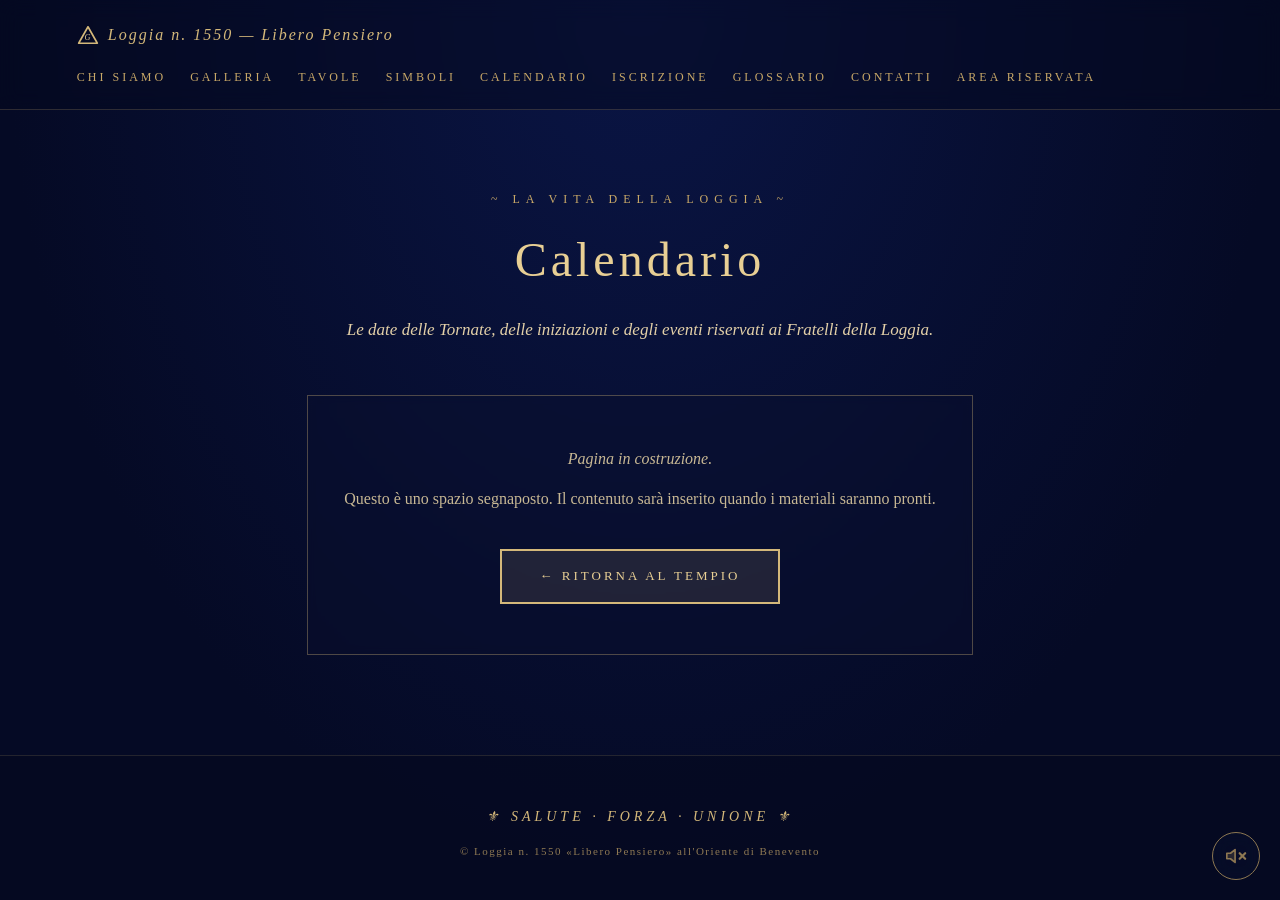
<file: pages/calendario.html>
<!DOCTYPE html>
<html lang="it">
<head>
  <meta charset="UTF-8">
  <meta name="viewport" content="width=device-width, initial-scale=1.0">
  <meta name="theme-color" content="#050a25">
  <title>Calendario — Loggia n. 1550</title>
  <meta name="description" content="Le date delle Tornate, delle iniziazioni e degli eventi riservati ai Fratelli della Loggia.">
  <link rel="stylesheet" href="../assets/css/tokens.css">
  <link rel="stylesheet" href="../assets/css/base.css">
  <link rel="stylesheet" href="../assets/css/page.css">
  <link rel="icon" type="image/svg+xml" href="data:image/svg+xml,%3Csvg xmlns='http://www.w3.org/2000/svg' viewBox='0 0 64 64'%3E%3Crect width='64' height='64' fill='%23050a25'/%3E%3Cpolygon points='32,12 11,52 53,52' fill='none' stroke='%23d4b87a' stroke-width='4' stroke-linejoin='round'/%3E%3Ctext x='32' y='47' text-anchor='middle' font-family='Georgia' font-size='26' fill='%23e8cf94'%3EG%3C/text%3E%3C/svg%3E">
</head>
<body class="page-inner">
  <a class="skip-link" href="#main">Salta al contenuto</a>

  <header class="page-header">
    <a href="../index.html" class="page-header__logo"><svg width="22" height="20" viewBox="0 0 40 36" style="vertical-align:-0.18em" aria-hidden="true"><polygon points="20,3 3,33 37,33" fill="none" stroke="#d4b87a" stroke-width="3" stroke-linejoin="round"/><text x="20" y="27" text-anchor="middle" font-family="Georgia,serif" font-size="15" fill="#e8cf94">G</text></svg> Loggia n. 1550 — Libero Pensiero</a>
    <nav class="page-header__nav" aria-label="Navigazione principale">
      <a href="chi-siamo.html">Chi Siamo</a>
      <a href="galleria.html">Galleria</a>
      <a href="tavole.html">Tavole</a>
      <a href="simboli.html">Simboli</a>
      <a href="calendario.html">Calendario</a>
      <a href="iscrizione.html">Iscrizione</a>
      <a href="glossario.html">Glossario</a>
      <a href="contatti.html">Contatti</a>
      <a href="https://area.liberopensierobenevento.com" target="_blank" rel="noopener noreferrer">Area Riservata</a>
    </nav>
  </header>

  <main id="main" class="page-main">
    <div class="page-eyebrow">~ La vita della Loggia ~</div>
    <h1 class="page-title">Calendario</h1>
    <p class="page-lead">Le date delle Tornate, delle iniziazioni e degli eventi riservati ai Fratelli della Loggia.</p>

    <div class="page-stub">
      <p><em>Pagina in costruzione.</em></p>
      <p>Questo è uno spazio segnaposto. Il contenuto sarà inserito quando i materiali saranno pronti.</p>
      <a href="../index.html" class="btn btn-primary" style="margin-top:24px;">← Ritorna al Tempio</a>
    </div>
  </main>

  <footer class="site-footer">
    <div class="site-footer__motto">⚜ SALUTE · FORZA · UNIONE ⚜</div>
    <div class="site-footer__copy">© Loggia n. 1550 «Libero Pensiero» all'Oriente di Benevento</div>
  </footer>
  <script src="../assets/js/temple-ambience.js" defer></script>
  <script src="../assets/js/analytics.js" defer></script>
  <script src="../assets/js/page-polish.js" defer></script>
</body>
</html>
</file>
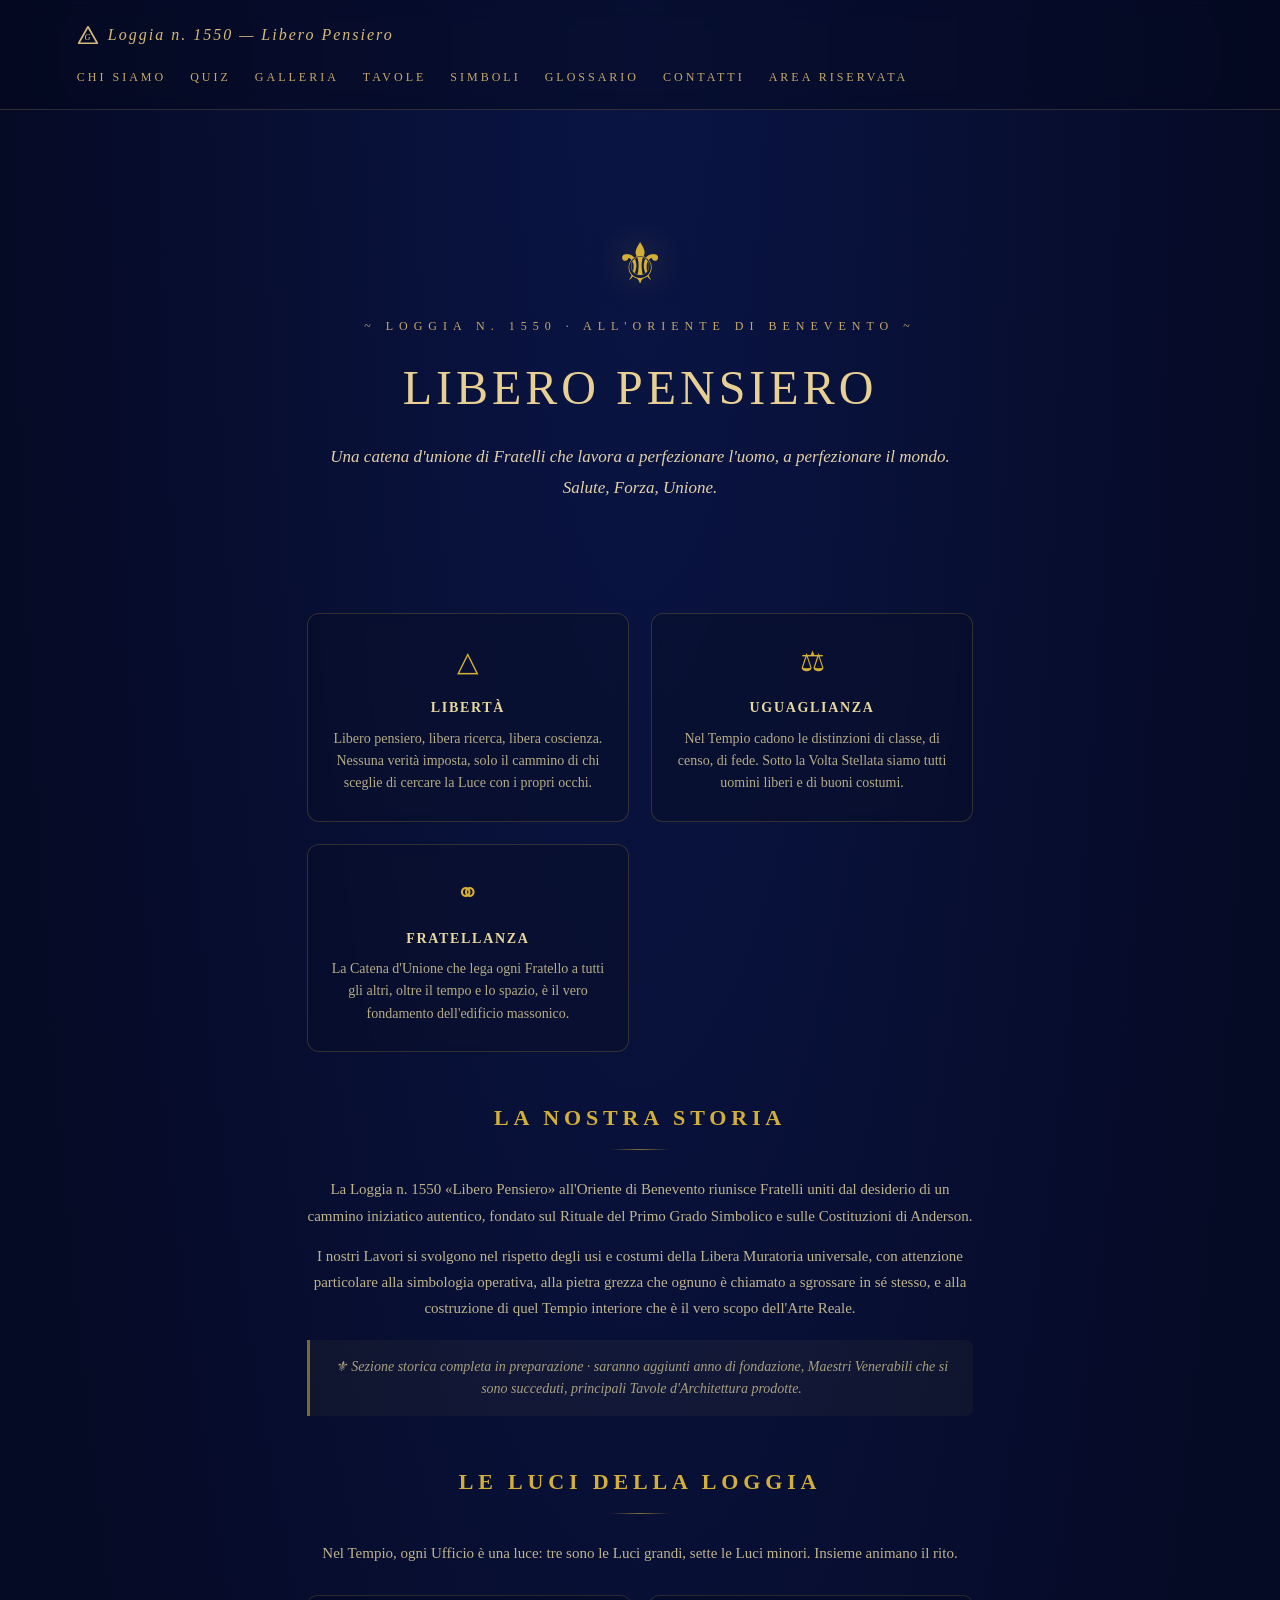
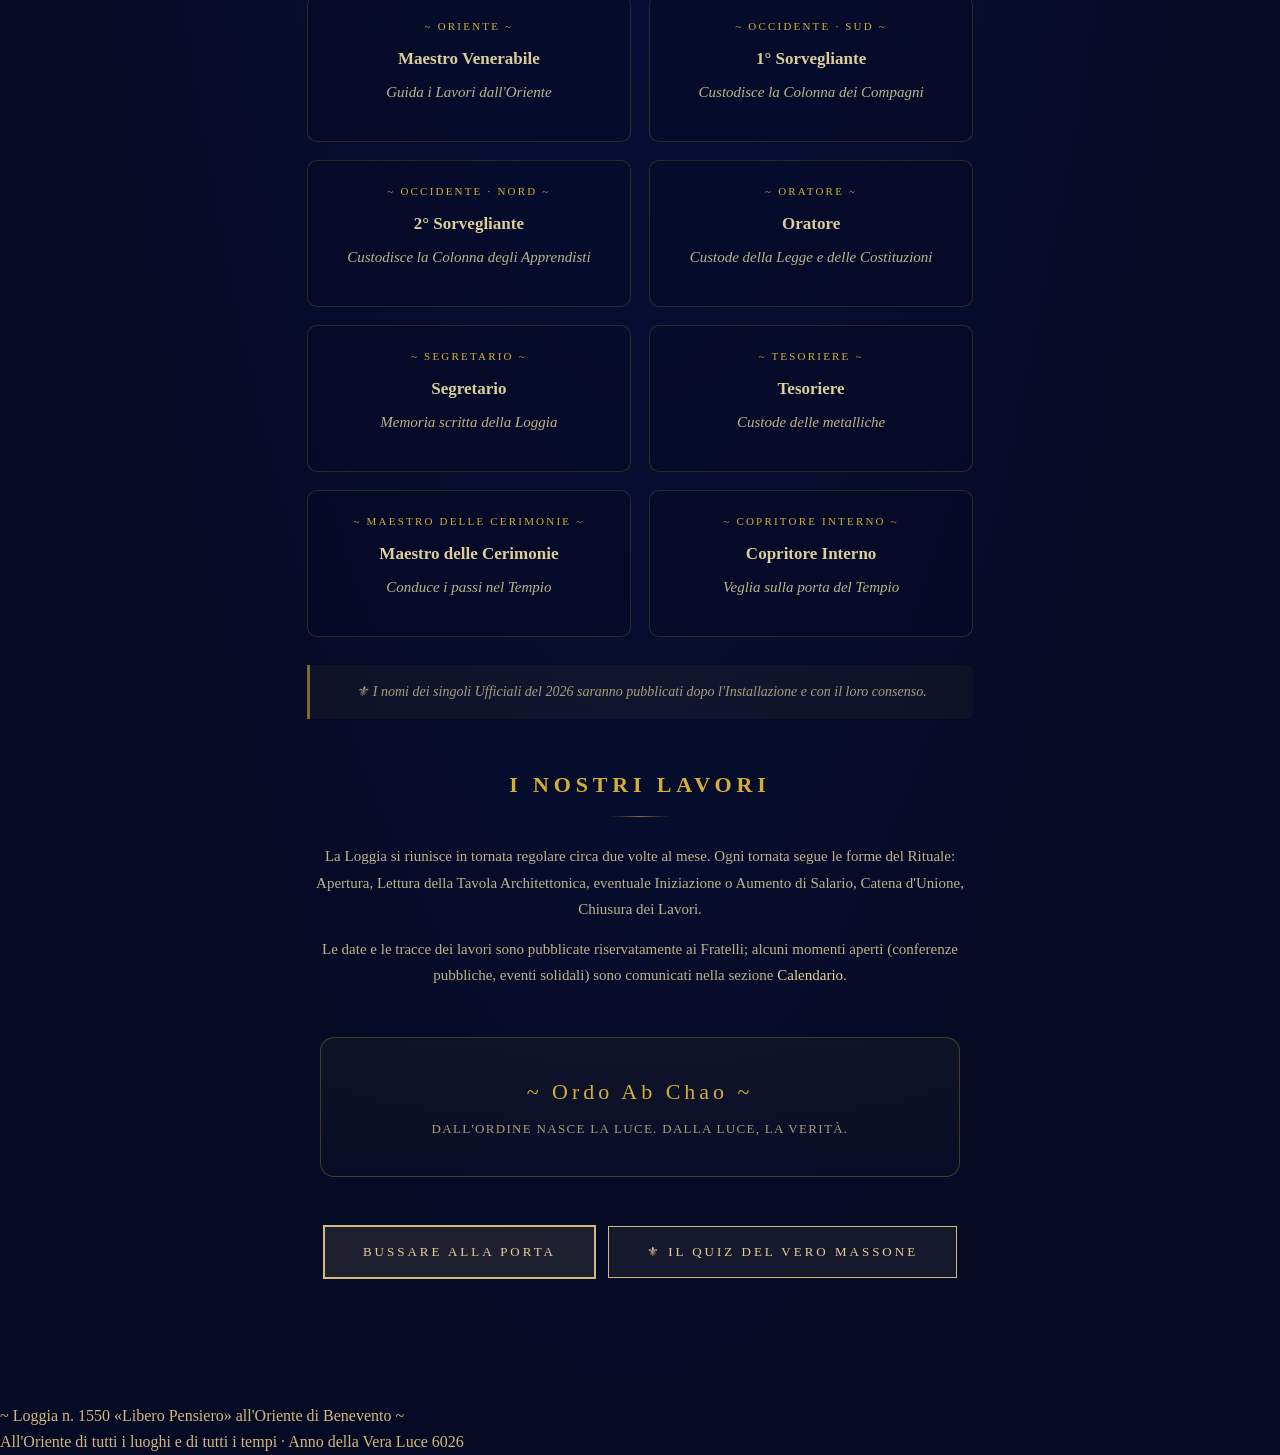
<file: pages/chi-siamo.html>
<!DOCTYPE html>
<html lang="it">
<head>
  <meta charset="UTF-8">
  <meta name="viewport" content="width=device-width, initial-scale=1.0">
  <meta name="theme-color" content="#050a25">
  <title>Chi Siamo — Loggia n. 1550 «Libero Pensiero» all'Oriente di Benevento</title>
  <meta name="description" content="Storia, valori, struttura e Officianti della Loggia n. 1550 «Libero Pensiero» all'Oriente di Benevento. Un cammino tra simboli e libero pensiero.">
  <meta property="og:title" content="Chi Siamo — Loggia n. 1550 Libero Pensiero">
  <meta property="og:description" content="Storia, valori e Officianti della Loggia.">
  <meta property="og:type" content="article">
  <meta property="og:locale" content="it_IT">
  <link rel="icon" type="image/svg+xml" href="data:image/svg+xml,%3Csvg xmlns='http://www.w3.org/2000/svg' viewBox='0 0 64 64'%3E%3Crect width='64' height='64' fill='%23050a25'/%3E%3Cpolygon points='32,12 11,52 53,52' fill='none' stroke='%23d4b87a' stroke-width='4' stroke-linejoin='round'/%3E%3Ctext x='32' y='47' text-anchor='middle' font-family='Georgia' font-size='26' fill='%23e8cf94'%3EG%3C/text%3E%3C/svg%3E">
  <link rel="stylesheet" href="../assets/css/tokens.css">
  <link rel="stylesheet" href="../assets/css/base.css">
  <link rel="stylesheet" href="../assets/css/page.css">
  <style>
    /* === CHI SIAMO — stili dedicati === */
    .about-hero {
      text-align: center;
      padding: 30px 0 24px;
    }
    .about-symbol {
      font-size: 56px;
      color: #d4af37;
      filter: drop-shadow(0 0 18px rgba(212,175,55,0.35));
      margin-bottom: 8px;
    }
    .about-cards {
      display: grid;
      grid-template-columns: repeat(auto-fit, minmax(260px, 1fr));
      gap: 22px;
      margin: 36px 0;
    }
    .about-card {
      padding: 26px 22px;
      border: 1px solid rgba(212, 175, 55, 0.22);
      border-radius: 12px;
      background: rgba(8, 14, 40, 0.5);
      backdrop-filter: blur(6px);
      transition: transform 0.3s ease, border-color 0.3s ease, box-shadow 0.3s ease;
    }
    .about-card:hover {
      transform: translateY(-3px);
      border-color: rgba(212, 175, 55, 0.5);
      box-shadow: 0 10px 30px rgba(0,0,0,0.35);
    }
    .about-card__icon {
      font-size: 28px;
      color: #d4af37;
      margin-bottom: 12px;
      display: inline-block;
    }
    .about-card__title {
      font-family: var(--font-display, Georgia, serif);
      letter-spacing: 0.12em;
      text-transform: uppercase;
      color: #e8d8a0;
      font-size: 14px;
      margin: 0 0 8px;
    }
    .about-card__body {
      color: rgba(232, 216, 160, 0.78);
      font-size: 14px;
      line-height: 1.6;
      margin: 0;
    }
    .about-section {
      margin: 48px 0;
    }
    .about-section h2 {
      font-family: var(--font-display, Georgia, serif);
      text-align: center;
      color: #d4af37;
      font-size: 22px;
      letter-spacing: 0.22em;
      text-transform: uppercase;
      margin: 0 0 6px;
    }
    .about-section__divider {
      width: 60px;
      height: 1px;
      background: linear-gradient(90deg, transparent, rgba(212,175,55,0.6), transparent);
      margin: 14px auto 26px;
    }
    .about-section p {
      max-width: 720px;
      margin: 0 auto 14px;
      line-height: 1.75;
      color: rgba(232, 216, 160, 0.82);
      font-size: 15px;
    }
    .officers-grid {
      display: grid;
      grid-template-columns: repeat(auto-fit, minmax(220px, 1fr));
      gap: 18px;
      margin: 28px 0;
    }
    .officer {
      padding: 22px 18px;
      border: 1px solid rgba(212, 175, 55, 0.18);
      border-radius: 10px;
      background: rgba(5, 10, 37, 0.55);
      text-align: center;
    }
    .officer__role {
      font-size: 11px;
      color: #d4af37;
      letter-spacing: 0.2em;
      text-transform: uppercase;
      margin-bottom: 10px;
    }
    .officer__name {
      font-family: var(--font-display, Georgia, serif);
      color: rgba(232, 216, 160, 0.95);
      font-size: 17px;
      margin: 0 0 6px;
    }
    .officer__motto {
      font-style: italic;
      font-size: 13px;
      color: rgba(232, 216, 160, 0.55);
      margin: 0;
    }
    .about-callout {
      text-align: center;
      padding: 36px 20px;
      margin: 48px auto;
      max-width: 640px;
      border: 1px solid rgba(212, 175, 55, 0.28);
      border-radius: 14px;
      background: linear-gradient(180deg, rgba(212,175,55,0.06), rgba(212,175,55,0.02));
    }
    .about-callout__motto {
      font-family: var(--font-display, Georgia, serif);
      color: #d4af37;
      font-size: 22px;
      letter-spacing: 0.18em;
      margin: 0 0 10px;
    }
    .about-callout__sub {
      color: rgba(232, 216, 160, 0.7);
      font-size: 13px;
      letter-spacing: 0.1em;
      text-transform: uppercase;
    }
    .about-placeholder {
      padding: 16px 20px;
      border-left: 3px solid rgba(212, 175, 55, 0.55);
      background: rgba(212, 175, 55, 0.05);
      color: rgba(232, 216, 160, 0.7);
      font-style: italic;
      margin: 18px auto;
      max-width: 720px;
      font-size: 14px;
      border-radius: 0 8px 8px 0;
    }
    .about-cta {
      text-align: center;
      margin: 48px 0 24px;
    }
  </style>
</head>
<body class="page-inner">

  <a class="skip-link" href="#main">Salta al contenuto</a>

  <header class="page-header">
    <a href="../index.html" class="page-header__logo"><svg width="22" height="20" viewBox="0 0 40 36" style="vertical-align:-0.18em" aria-hidden="true"><polygon points="20,3 3,33 37,33" fill="none" stroke="#d4b87a" stroke-width="3" stroke-linejoin="round"/><text x="20" y="27" text-anchor="middle" font-family="Georgia,serif" font-size="15" fill="#e8cf94">G</text></svg> Loggia n. 1550 — Libero Pensiero</a>
    <nav class="page-header__nav" aria-label="Navigazione principale">
      <a href="chi-siamo.html" aria-current="page">Chi Siamo</a>
      <a href="quiz-livelli.html">Quiz</a>
      <a href="galleria.html">Galleria</a>
      <a href="tavole.html">Tavole</a>
      <a href="simboli.html">Simboli</a>
      <a href="glossario.html">Glossario</a>
      <a href="contatti.html">Contatti</a>
      <a href="https://area.liberopensierobenevento.com" target="_blank" rel="noopener noreferrer">Area Riservata</a>
    </nav>
  </header>

  <main id="main" class="page-main">

    <div class="about-hero">
      <div class="about-symbol" aria-hidden="true">⚜</div>
      <div class="page-eyebrow">~ Loggia n. 1550 · all'Oriente di Benevento ~</div>
      <h1 class="page-title">LIBERO PENSIERO</h1>
      <p class="page-lead">Una catena d'unione di Fratelli che lavora a perfezionare l'uomo, a perfezionare il mondo. Salute, Forza, Unione.</p>
    </div>

    <!-- Valori in card -->
    <div class="about-cards" role="list">

      <article class="about-card" role="listitem">
        <span class="about-card__icon" aria-hidden="true">△</span>
        <h3 class="about-card__title">Libertà</h3>
        <p class="about-card__body">Libero pensiero, libera ricerca, libera coscienza. Nessuna verità imposta, solo il cammino di chi sceglie di cercare la Luce con i propri occhi.</p>
      </article>

      <article class="about-card" role="listitem">
        <span class="about-card__icon" aria-hidden="true">⚖</span>
        <h3 class="about-card__title">Uguaglianza</h3>
        <p class="about-card__body">Nel Tempio cadono le distinzioni di classe, di censo, di fede. Sotto la Volta Stellata siamo tutti uomini liberi e di buoni costumi.</p>
      </article>

      <article class="about-card" role="listitem">
        <span class="about-card__icon" aria-hidden="true">⚭</span>
        <h3 class="about-card__title">Fratellanza</h3>
        <p class="about-card__body">La Catena d'Unione che lega ogni Fratello a tutti gli altri, oltre il tempo e lo spazio, è il vero fondamento dell'edificio massonico.</p>
      </article>

    </div>

    <!-- Storia -->
    <section class="about-section">
      <h2>La Nostra Storia</h2>
      <div class="about-section__divider" aria-hidden="true"></div>
      <p>La Loggia n. 1550 «Libero Pensiero» all'Oriente di Benevento riunisce Fratelli uniti dal desiderio di un cammino iniziatico autentico, fondato sul Rituale del Primo Grado Simbolico e sulle Costituzioni di Anderson.</p>
      <p>I nostri Lavori si svolgono nel rispetto degli usi e costumi della Libera Muratoria universale, con attenzione particolare alla simbologia operativa, alla pietra grezza che ognuno è chiamato a sgrossare in sé stesso, e alla costruzione di quel Tempio interiore che è il vero scopo dell'Arte Reale.</p>
      <div class="about-placeholder">⚜ Sezione storica completa in preparazione · saranno aggiunti anno di fondazione, Maestri Venerabili che si sono succeduti, principali Tavole d'Architettura prodotte.</div>
    </section>

    <!-- Officianti -->
    <section class="about-section">
      <h2>Le Luci della Loggia</h2>
      <div class="about-section__divider" aria-hidden="true"></div>
      <p>Nel Tempio, ogni Ufficio è una luce: tre sono le Luci grandi, sette le Luci minori. Insieme animano il rito.</p>

      <div class="officers-grid">
        <div class="officer">
          <div class="officer__role">~ Oriente ~</div>
          <h3 class="officer__name">Maestro Venerabile</h3>
          <p class="officer__motto">Guida i Lavori dall'Oriente</p>
        </div>
        <div class="officer">
          <div class="officer__role">~ Occidente · Sud ~</div>
          <h3 class="officer__name">1° Sorvegliante</h3>
          <p class="officer__motto">Custodisce la Colonna dei Compagni</p>
        </div>
        <div class="officer">
          <div class="officer__role">~ Occidente · Nord ~</div>
          <h3 class="officer__name">2° Sorvegliante</h3>
          <p class="officer__motto">Custodisce la Colonna degli Apprendisti</p>
        </div>
        <div class="officer">
          <div class="officer__role">~ Oratore ~</div>
          <h3 class="officer__name">Oratore</h3>
          <p class="officer__motto">Custode della Legge e delle Costituzioni</p>
        </div>
        <div class="officer">
          <div class="officer__role">~ Segretario ~</div>
          <h3 class="officer__name">Segretario</h3>
          <p class="officer__motto">Memoria scritta della Loggia</p>
        </div>
        <div class="officer">
          <div class="officer__role">~ Tesoriere ~</div>
          <h3 class="officer__name">Tesoriere</h3>
          <p class="officer__motto">Custode delle metalliche</p>
        </div>
        <div class="officer">
          <div class="officer__role">~ Maestro delle Cerimonie ~</div>
          <h3 class="officer__name">Maestro delle Cerimonie</h3>
          <p class="officer__motto">Conduce i passi nel Tempio</p>
        </div>
        <div class="officer">
          <div class="officer__role">~ Copritore Interno ~</div>
          <h3 class="officer__name">Copritore Interno</h3>
          <p class="officer__motto">Veglia sulla porta del Tempio</p>
        </div>
      </div>
      <div class="about-placeholder">⚜ I nomi dei singoli Ufficiali del 2026 saranno pubblicati dopo l'Installazione e con il loro consenso.</div>
    </section>

    <!-- Lavori -->
    <section class="about-section">
      <h2>I Nostri Lavori</h2>
      <div class="about-section__divider" aria-hidden="true"></div>
      <p>La Loggia si riunisce in tornata regolare circa due volte al mese. Ogni tornata segue le forme del Rituale: Apertura, Lettura della Tavola Architettonica, eventuale Iniziazione o Aumento di Salario, Catena d'Unione, Chiusura dei Lavori.</p>
      <p>Le date e le tracce dei lavori sono pubblicate riservatamente ai Fratelli; alcuni momenti aperti (conferenze pubbliche, eventi solidali) sono comunicati nella sezione <a href="calendario.html">Calendario</a>.</p>
    </section>

    <!-- Motto / callout -->
    <div class="about-callout">
      <p class="about-callout__motto">~ Ordo Ab Chao ~</p>
      <p class="about-callout__sub">Dall'Ordine nasce la Luce. Dalla Luce, la Verità.</p>
    </div>

    <!-- CTA -->
    <div class="about-cta">
      <a href="iscrizione.html" class="btn btn-primary">Bussare alla Porta</a>
      <a href="quiz.html" class="btn btn-ghost" style="margin-left: 8px;">⚜ Il Quiz del Vero Massone</a>
    </div>

  </main>

  <footer class="page-footer">
    <p>~ Loggia n. 1550 «Libero Pensiero» all'Oriente di Benevento ~</p>
    <p class="page-footer__small">All'Oriente di tutti i luoghi e di tutti i tempi · Anno della Vera Luce 6026</p>
  </footer>

  <script src="../assets/js/page-polish.js" defer></script>
</body>
</html>
</file>
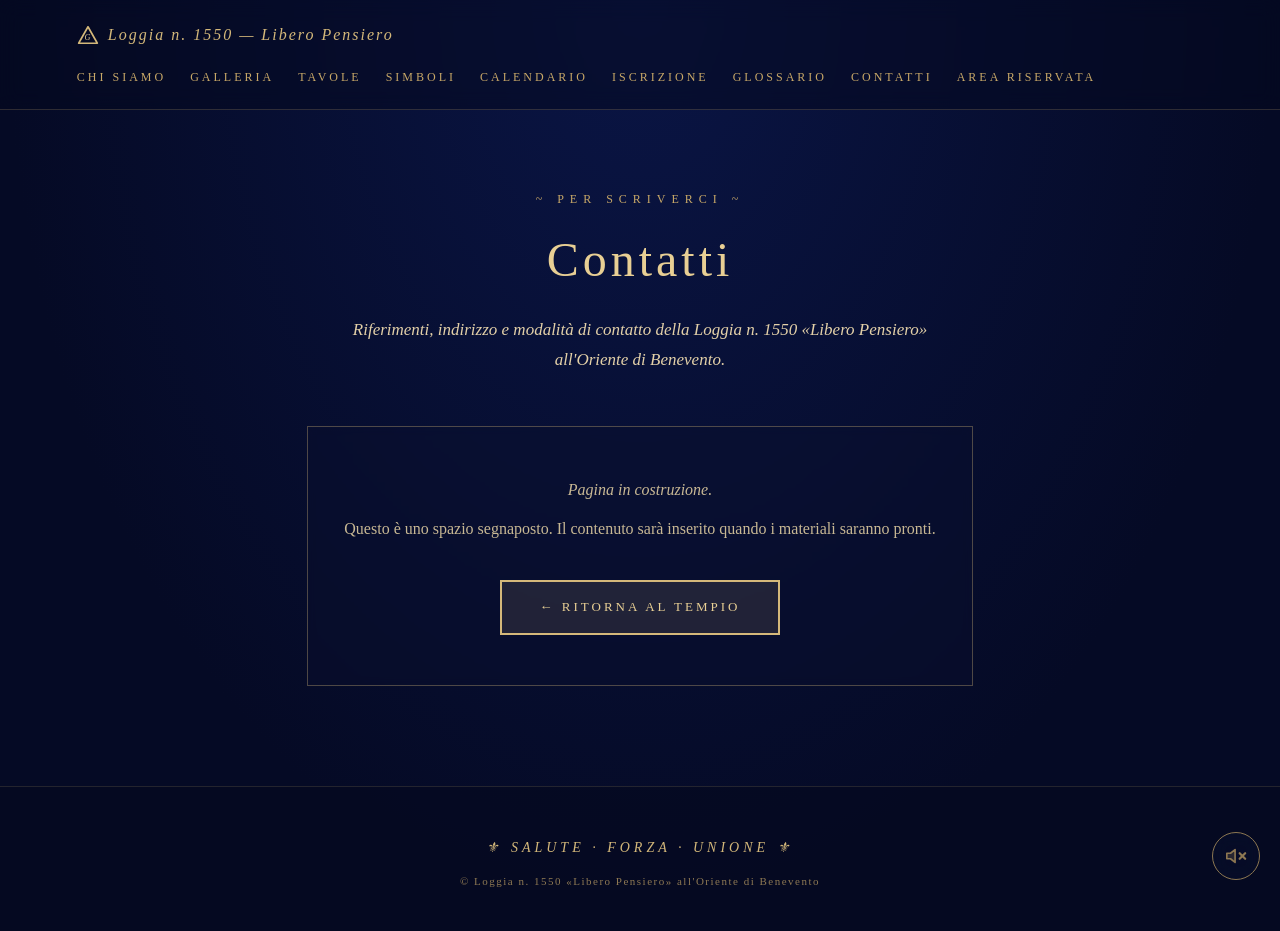
<file: pages/contatti.html>
<!DOCTYPE html>
<html lang="it">
<head>
  <meta charset="UTF-8">
  <meta name="viewport" content="width=device-width, initial-scale=1.0">
  <meta name="theme-color" content="#050a25">
  <title>Contatti — Loggia n. 1550</title>
  <meta name="description" content="Riferimenti, indirizzo e modalità di contatto della Loggia n. 1550 «Libero Pensiero» all'Oriente di Benevento.">
  <link rel="stylesheet" href="../assets/css/tokens.css">
  <link rel="stylesheet" href="../assets/css/base.css">
  <link rel="stylesheet" href="../assets/css/page.css">
  <link rel="icon" type="image/svg+xml" href="data:image/svg+xml,%3Csvg xmlns='http://www.w3.org/2000/svg' viewBox='0 0 64 64'%3E%3Crect width='64' height='64' fill='%23050a25'/%3E%3Cpolygon points='32,12 11,52 53,52' fill='none' stroke='%23d4b87a' stroke-width='4' stroke-linejoin='round'/%3E%3Ctext x='32' y='47' text-anchor='middle' font-family='Georgia' font-size='26' fill='%23e8cf94'%3EG%3C/text%3E%3C/svg%3E">
</head>
<body class="page-inner">
  <a class="skip-link" href="#main">Salta al contenuto</a>

  <header class="page-header">
    <a href="../index.html" class="page-header__logo"><svg width="22" height="20" viewBox="0 0 40 36" style="vertical-align:-0.18em" aria-hidden="true"><polygon points="20,3 3,33 37,33" fill="none" stroke="#d4b87a" stroke-width="3" stroke-linejoin="round"/><text x="20" y="27" text-anchor="middle" font-family="Georgia,serif" font-size="15" fill="#e8cf94">G</text></svg> Loggia n. 1550 — Libero Pensiero</a>
    <nav class="page-header__nav" aria-label="Navigazione principale">
      <a href="chi-siamo.html">Chi Siamo</a>
      <a href="galleria.html">Galleria</a>
      <a href="tavole.html">Tavole</a>
      <a href="simboli.html">Simboli</a>
      <a href="calendario.html">Calendario</a>
      <a href="iscrizione.html">Iscrizione</a>
      <a href="glossario.html">Glossario</a>
      <a href="contatti.html">Contatti</a>
      <a href="https://area.liberopensierobenevento.com" target="_blank" rel="noopener noreferrer">Area Riservata</a>
    </nav>
  </header>

  <main id="main" class="page-main">
    <div class="page-eyebrow">~ Per scriverci ~</div>
    <h1 class="page-title">Contatti</h1>
    <p class="page-lead">Riferimenti, indirizzo e modalità di contatto della Loggia n. 1550 «Libero Pensiero» all'Oriente di Benevento.</p>

    <div class="page-stub">
      <p><em>Pagina in costruzione.</em></p>
      <p>Questo è uno spazio segnaposto. Il contenuto sarà inserito quando i materiali saranno pronti.</p>
      <a href="../index.html" class="btn btn-primary" style="margin-top:24px;">← Ritorna al Tempio</a>
    </div>
  </main>

  <footer class="site-footer">
    <div class="site-footer__motto">⚜ SALUTE · FORZA · UNIONE ⚜</div>
    <div class="site-footer__copy">© Loggia n. 1550 «Libero Pensiero» all'Oriente di Benevento</div>
  </footer>
  <script src="../assets/js/temple-ambience.js" defer></script>
  <script src="../assets/js/analytics.js" defer></script>
  <script src="../assets/js/page-polish.js" defer></script>
</body>
</html>
</file>
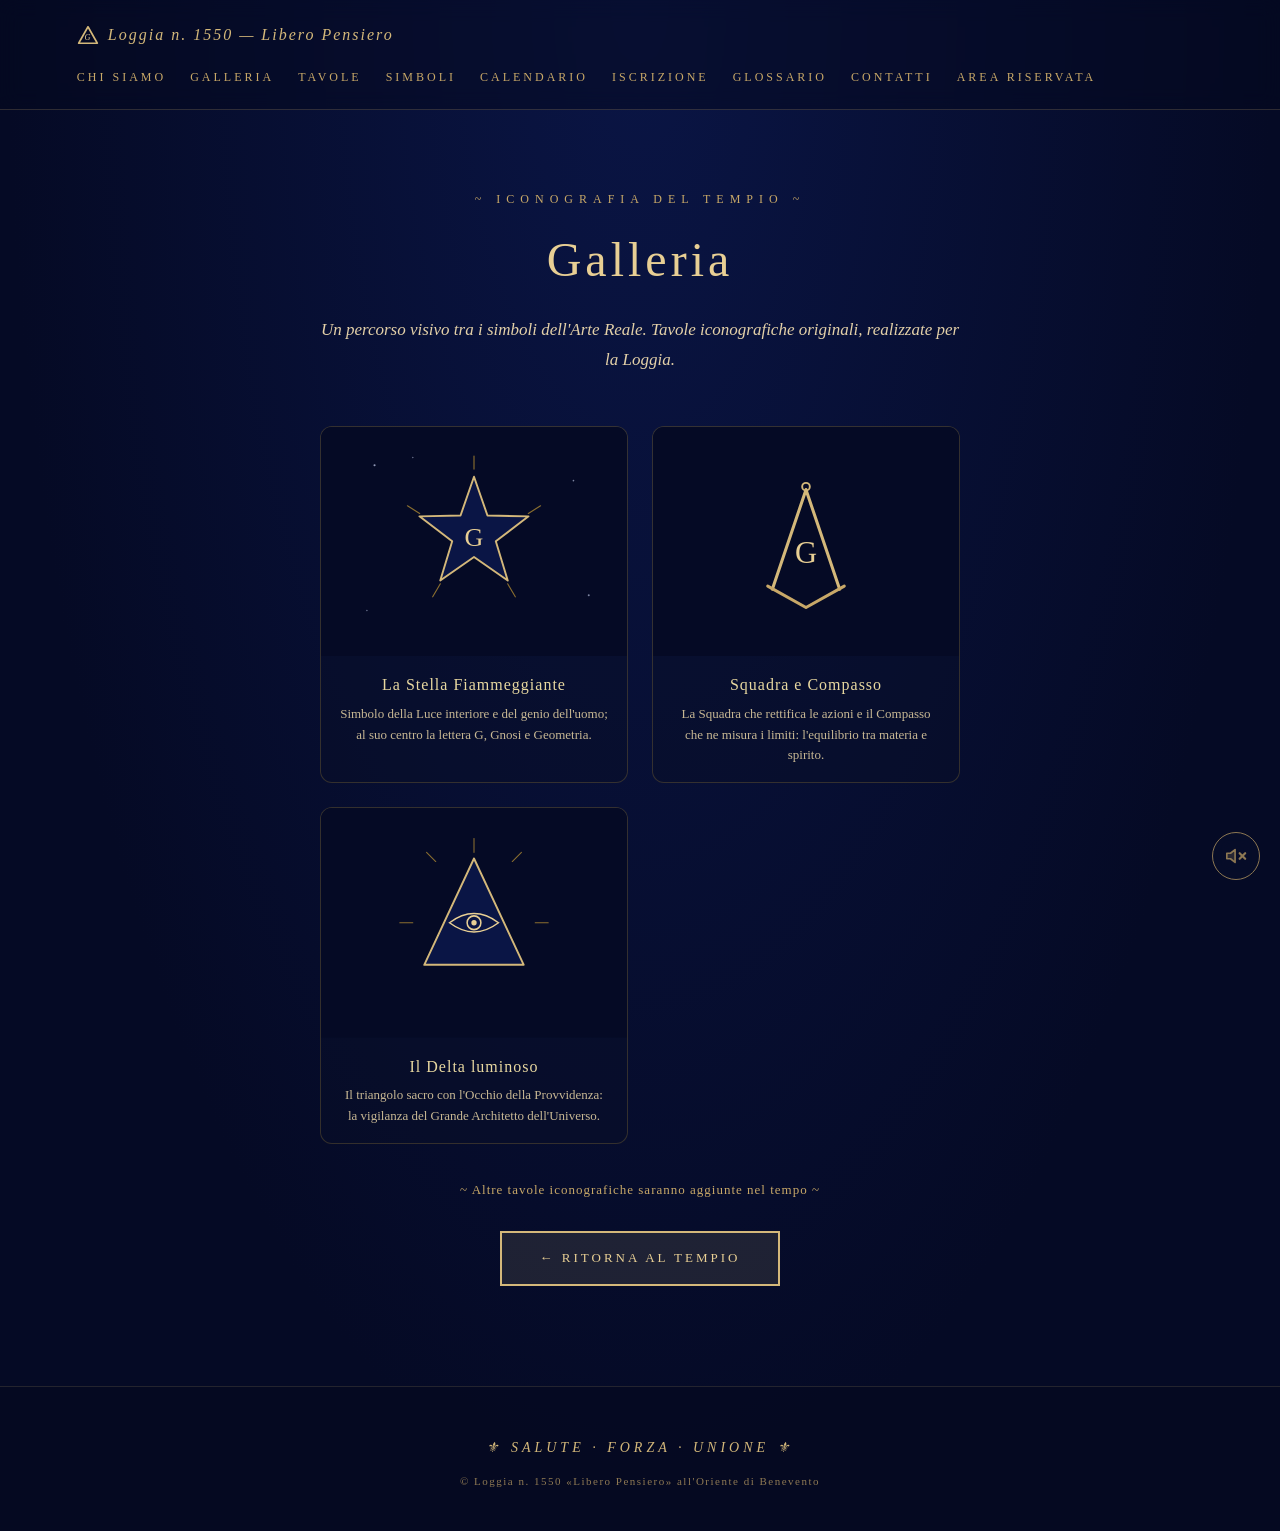
<file: pages/galleria.html>
<!DOCTYPE html>
<html lang="it">
<head>
  <meta charset="UTF-8">
  <meta name="viewport" content="width=device-width, initial-scale=1.0">
  <meta name="theme-color" content="#050a25">
  <title>Galleria — Loggia n. 1550</title>
  <meta name="description" content="Iconografia esoterica del Tempio: la Stella Fiammeggiante, la Squadra e il Compasso, il Delta con l'Occhio della Provvidenza.">
  <link rel="stylesheet" href="../assets/css/tokens.css">
  <link rel="stylesheet" href="../assets/css/base.css">
  <link rel="stylesheet" href="../assets/css/page.css">
  <link rel="icon" type="image/svg+xml" href="data:image/svg+xml,%3Csvg xmlns='http://www.w3.org/2000/svg' viewBox='0 0 64 64'%3E%3Crect width='64' height='64' fill='%23050a25'/%3E%3Cpolygon points='32,12 11,52 53,52' fill='none' stroke='%23d4b87a' stroke-width='4' stroke-linejoin='round'/%3E%3Ctext x='32' y='47' text-anchor='middle' font-family='Georgia' font-size='26' fill='%23e8cf94'%3EG%3C/text%3E%3C/svg%3E">
  <style>
    .gallery{display:grid;grid-template-columns:repeat(auto-fit,minmax(290px,1fr));gap:24px;margin:36px 0;}
    .gallery figure{margin:0;border:1px solid rgba(212,175,55,.22);border-radius:12px;overflow:hidden;background:rgba(8,14,40,.5);transition:transform .3s,border-color .3s;}
    .gallery figure:hover{transform:translateY(-3px);border-color:rgba(212,175,55,.5);}
    .gallery svg{display:block;width:100%;height:auto;}
    .gallery figcaption{padding:16px 18px;}
    .gallery figcaption h2{font-family:Georgia,serif;color:#e8d8a0;font-size:16px;font-weight:400;letter-spacing:1px;margin:0 0 6px;}
    .gallery figcaption p{color:#c8b894;font-size:13px;line-height:1.6;margin:0;}
    .gallery-note{text-align:center;color:#c8a868;font-size:13px;letter-spacing:1px;margin:6px 0 30px;}
  </style>
</head>
<body class="page-inner">
  <a class="skip-link" href="#main">Salta al contenuto</a>

  <header class="page-header">
    <a href="../index.html" class="page-header__logo"><svg width="22" height="20" viewBox="0 0 40 36" style="vertical-align:-0.18em" aria-hidden="true"><polygon points="20,3 3,33 37,33" fill="none" stroke="#d4b87a" stroke-width="3" stroke-linejoin="round"/><text x="20" y="27" text-anchor="middle" font-family="Georgia,serif" font-size="15" fill="#e8cf94">G</text></svg> Loggia n. 1550 — Libero Pensiero</a>
    <nav class="page-header__nav" aria-label="Navigazione principale">
      <a href="chi-siamo.html">Chi Siamo</a>
      <a href="galleria.html" aria-current="page">Galleria</a>
      <a href="tavole.html">Tavole</a>
      <a href="simboli.html">Simboli</a>
      <a href="calendario.html">Calendario</a>
      <a href="iscrizione.html">Iscrizione</a>
      <a href="glossario.html">Glossario</a>
      <a href="contatti.html">Contatti</a>
      <a href="https://area.liberopensierobenevento.com" target="_blank" rel="noopener noreferrer">Area Riservata</a>
    </nav>
  </header>

  <main id="main" class="page-main">
    <div class="page-eyebrow">~ Iconografia del Tempio ~</div>
    <h1 class="page-title">Galleria</h1>
    <p class="page-lead">Un percorso visivo tra i simboli dell'Arte Reale. Tavole iconografiche originali, realizzate per la Loggia.</p>

    <div class="gallery">

      <figure>
        <svg viewBox="0 0 400 300" role="img" aria-label="La Stella Fiammeggiante con la lettera G">
          <rect width="400" height="300" fill="#050a25"/>
          <circle cx="70" cy="50" r="1.4" fill="#cdd6f4" opacity=".7"/><circle cx="330" cy="70" r="1.1" fill="#cdd6f4" opacity=".6"/><circle cx="350" cy="220" r="1.3" fill="#cdd6f4" opacity=".6"/><circle cx="60" cy="240" r="1" fill="#cdd6f4" opacity=".5"/><circle cx="120" cy="40" r="1" fill="#cdd6f4" opacity=".5"/>
          <g stroke="#8a6e2f" stroke-width="1.5" stroke-linecap="round">
            <line x1="200" y1="55" x2="200" y2="38"/><line x1="271" y1="113" x2="287" y2="103"/><line x1="244" y1="205" x2="254" y2="222"/><line x1="156" y1="205" x2="146" y2="222"/><line x1="129" y1="113" x2="113" y2="103"/>
          </g>
          <polygon points="200,65 217.6,115.7 271.3,116.8 228.5,149.3 244.1,200.7 200,170 155.9,200.7 171.5,149.3 128.7,116.8 182.4,115.7" fill="#0a1545" stroke="#d4b87a" stroke-width="2.5" stroke-linejoin="round"/>
          <text x="200" y="156" text-anchor="middle" font-family="Georgia,serif" font-size="34" fill="#e8cf94">G</text>
        </svg>
        <figcaption><h2>La Stella Fiammeggiante</h2><p>Simbolo della Luce interiore e del genio dell'uomo; al suo centro la lettera G, Gnosi e Geometria.</p></figcaption>
      </figure>

      <figure>
        <svg viewBox="0 0 400 300" role="img" aria-label="La Squadra e il Compasso con la lettera G">
          <rect width="400" height="300" fill="#050a25"/>
          <circle cx="200" cy="78" r="5" fill="none" stroke="#d4b87a" stroke-width="2.5"/>
          <line x1="200" y1="82" x2="156" y2="212" stroke="#d4b87a" stroke-width="4" stroke-linecap="round"/>
          <line x1="200" y1="82" x2="244" y2="212" stroke="#d4b87a" stroke-width="4" stroke-linecap="round"/>
          <polyline points="150,208 200,236 250,208" fill="none" stroke="#c8a868" stroke-width="4" stroke-linejoin="round" stroke-linecap="round"/>
          <text x="200" y="178" text-anchor="middle" font-family="Georgia,serif" font-size="40" fill="#e8cf94">G</text>
        </svg>
        <figcaption><h2>Squadra e Compasso</h2><p>La Squadra che rettifica le azioni e il Compasso che ne misura i limiti: l'equilibrio tra materia e spirito.</p></figcaption>
      </figure>

      <figure>
        <svg viewBox="0 0 400 300" role="img" aria-label="Il Delta luminoso con l'Occhio della Provvidenza">
          <rect width="400" height="300" fill="#050a25"/>
          <g stroke="#8a6e2f" stroke-width="1.4" stroke-linecap="round">
            <line x1="200" y1="58" x2="200" y2="40"/><line x1="150" y1="70" x2="138" y2="58"/><line x1="250" y1="70" x2="262" y2="58"/><line x1="120" y1="150" x2="103" y2="150"/><line x1="280" y1="150" x2="297" y2="150"/>
          </g>
          <polygon points="200,66 135,205 265,205" fill="#0a1545" stroke="#d4b87a" stroke-width="2.5" stroke-linejoin="round"/>
          <path d="M168,150 Q200,126 232,150 Q200,174 168,150 Z" fill="none" stroke="#e8cf94" stroke-width="2"/>
          <circle cx="200" cy="150" r="9" fill="none" stroke="#e8cf94" stroke-width="2"/>
          <circle cx="200" cy="150" r="3.5" fill="#e8cf94"/>
        </svg>
        <figcaption><h2>Il Delta luminoso</h2><p>Il triangolo sacro con l'Occhio della Provvidenza: la vigilanza del Grande Architetto dell'Universo.</p></figcaption>
      </figure>

    </div>
    <p class="gallery-note">~ Altre tavole iconografiche saranno aggiunte nel tempo ~</p>
    <p style="text-align:center"><a href="../index.html" class="btn btn-primary">← Ritorna al Tempio</a></p>
  </main>

  <footer class="site-footer">
    <div class="site-footer__motto">⚜ SALUTE · FORZA · UNIONE ⚜</div>
    <div class="site-footer__copy">© Loggia n. 1550 «Libero Pensiero» all'Oriente di Benevento</div>
  </footer>
  <script src="../assets/js/temple-ambience.js" defer></script>
  <script src="../assets/js/analytics.js" defer></script>
  <script src="../assets/js/page-polish.js" defer></script>
</body>
</html>
</file>
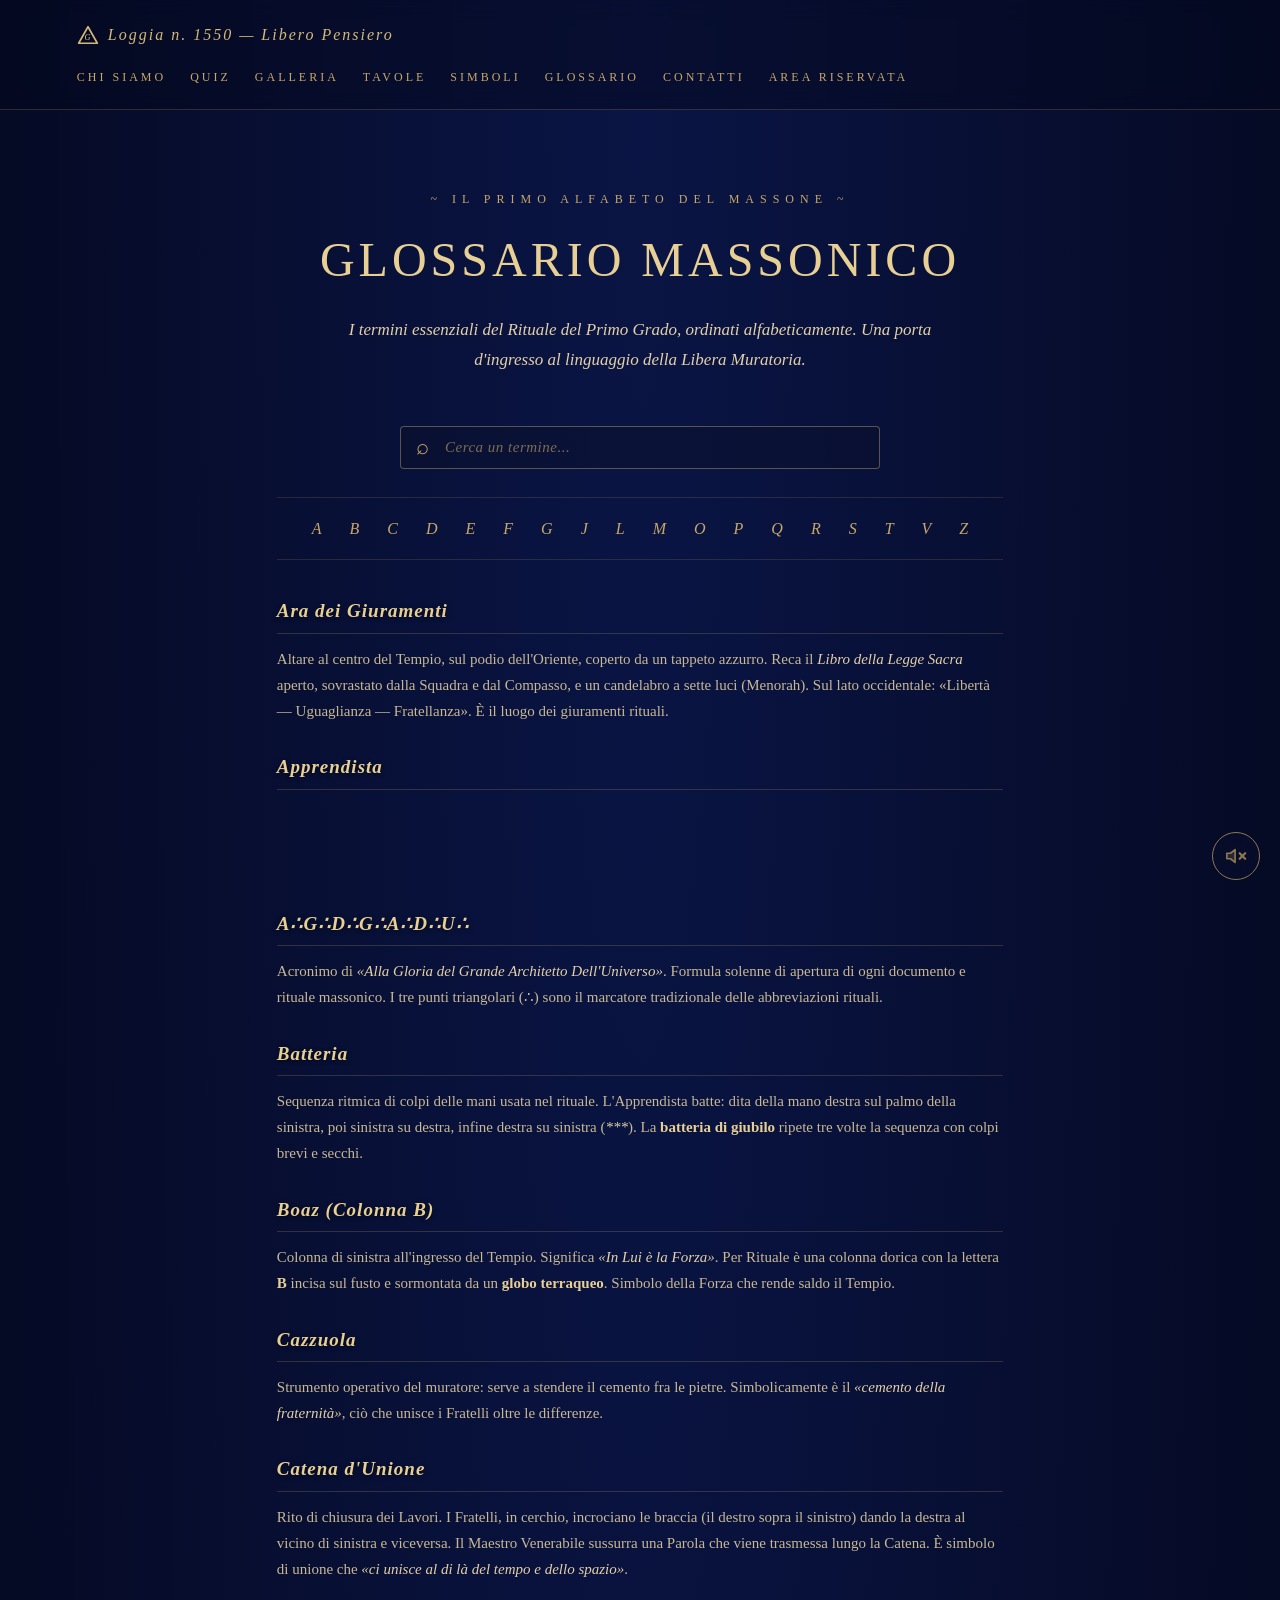
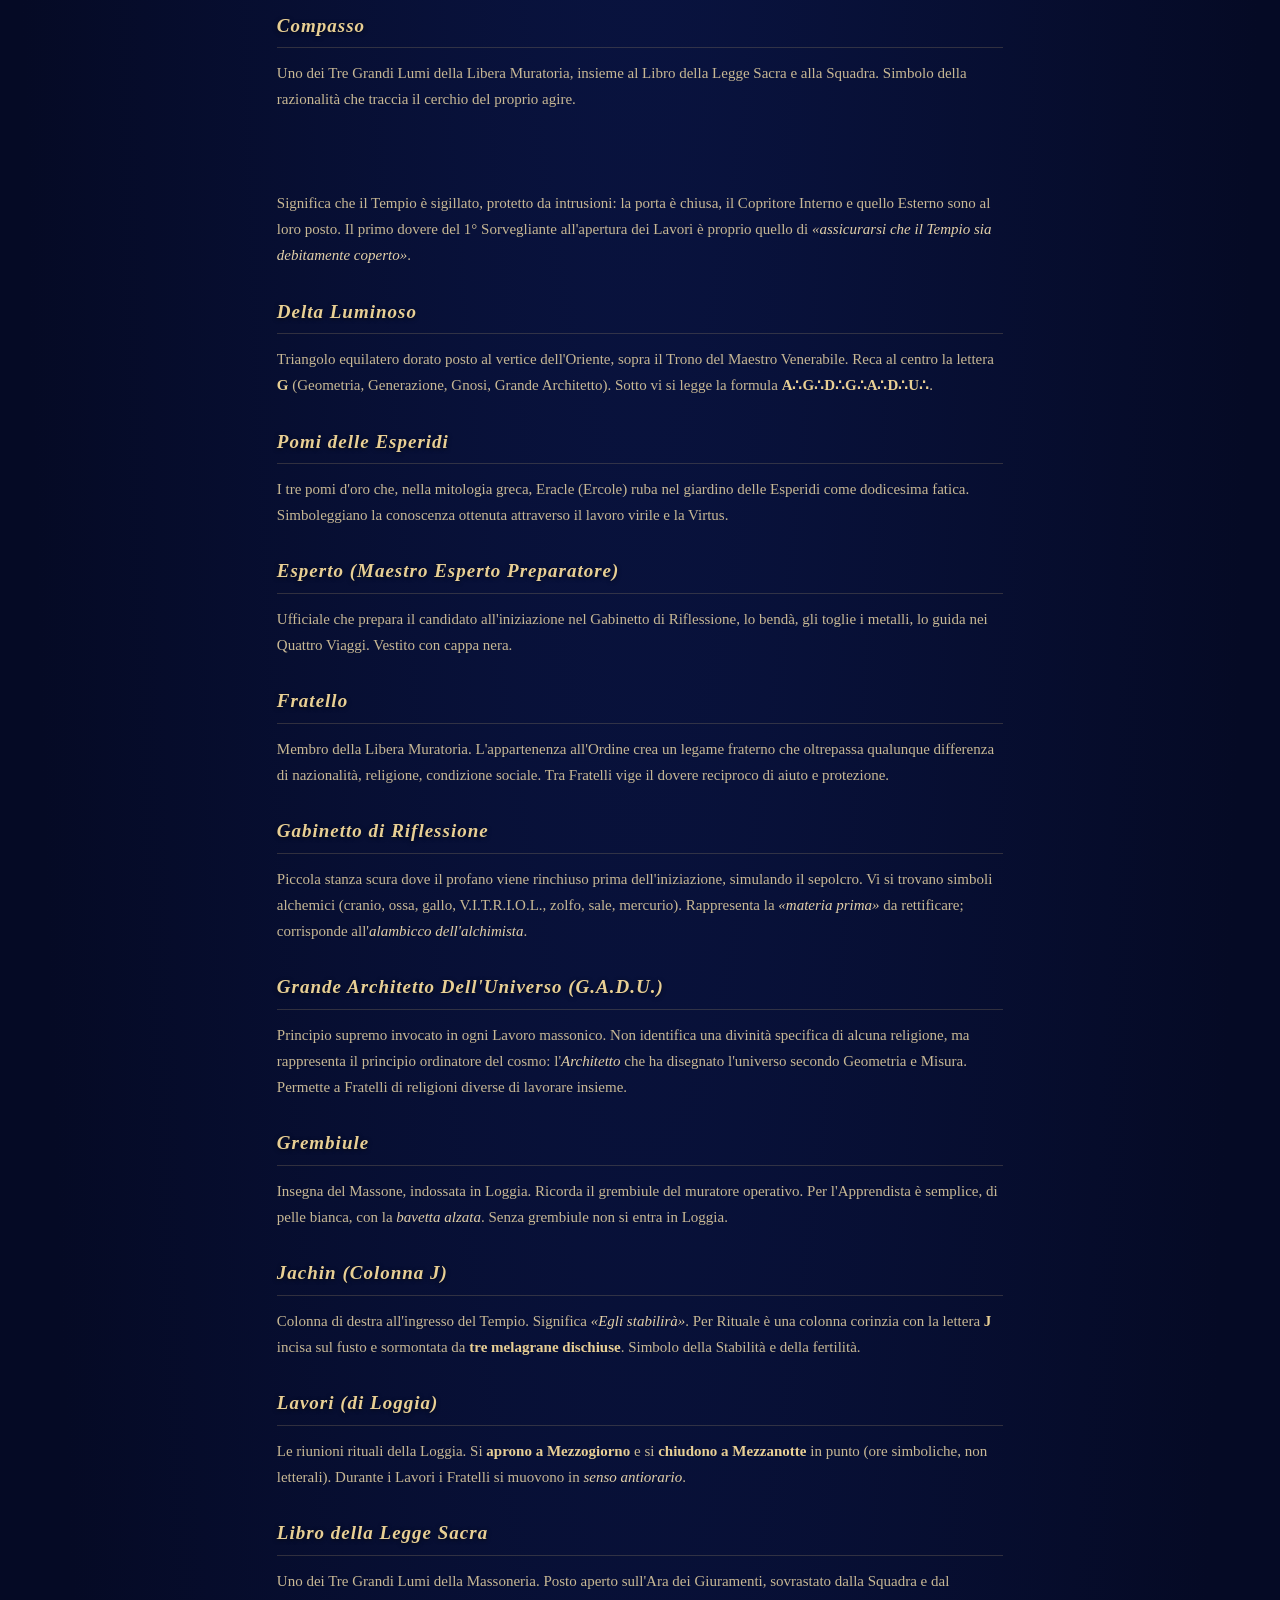
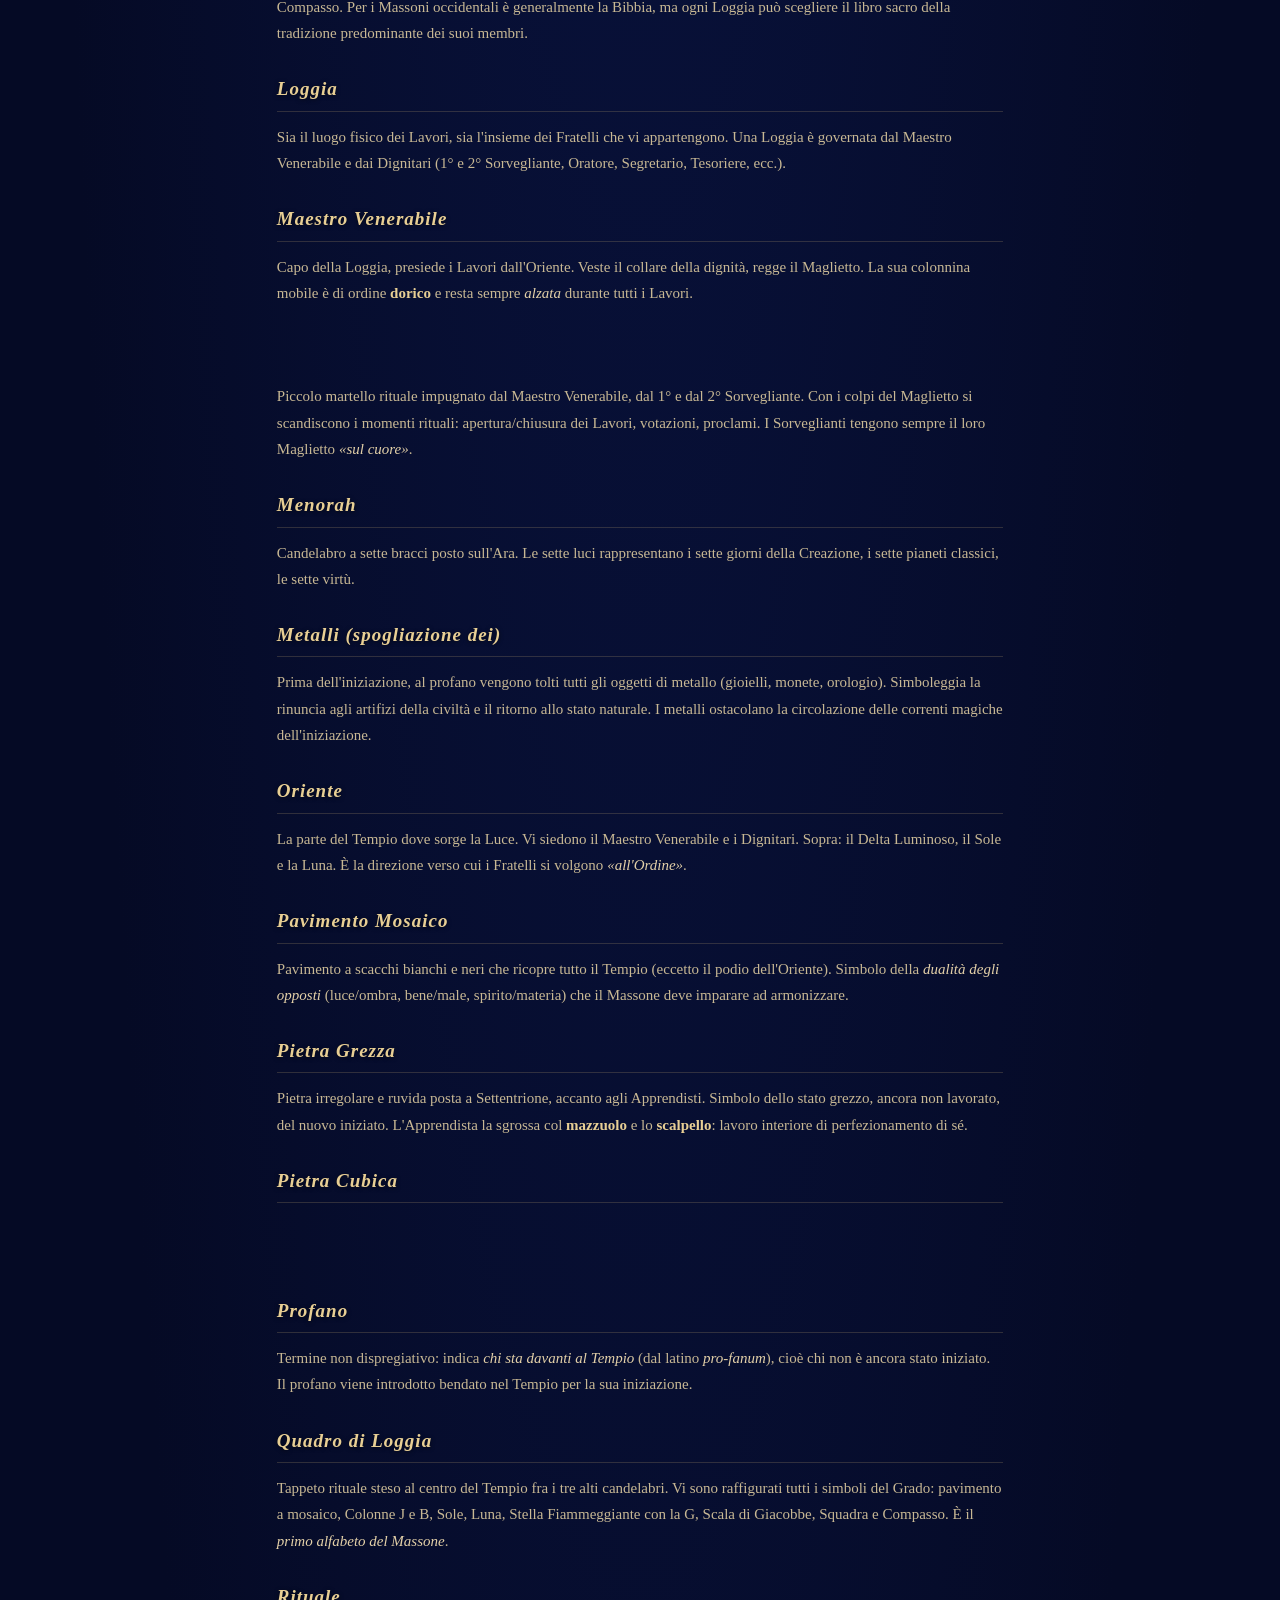
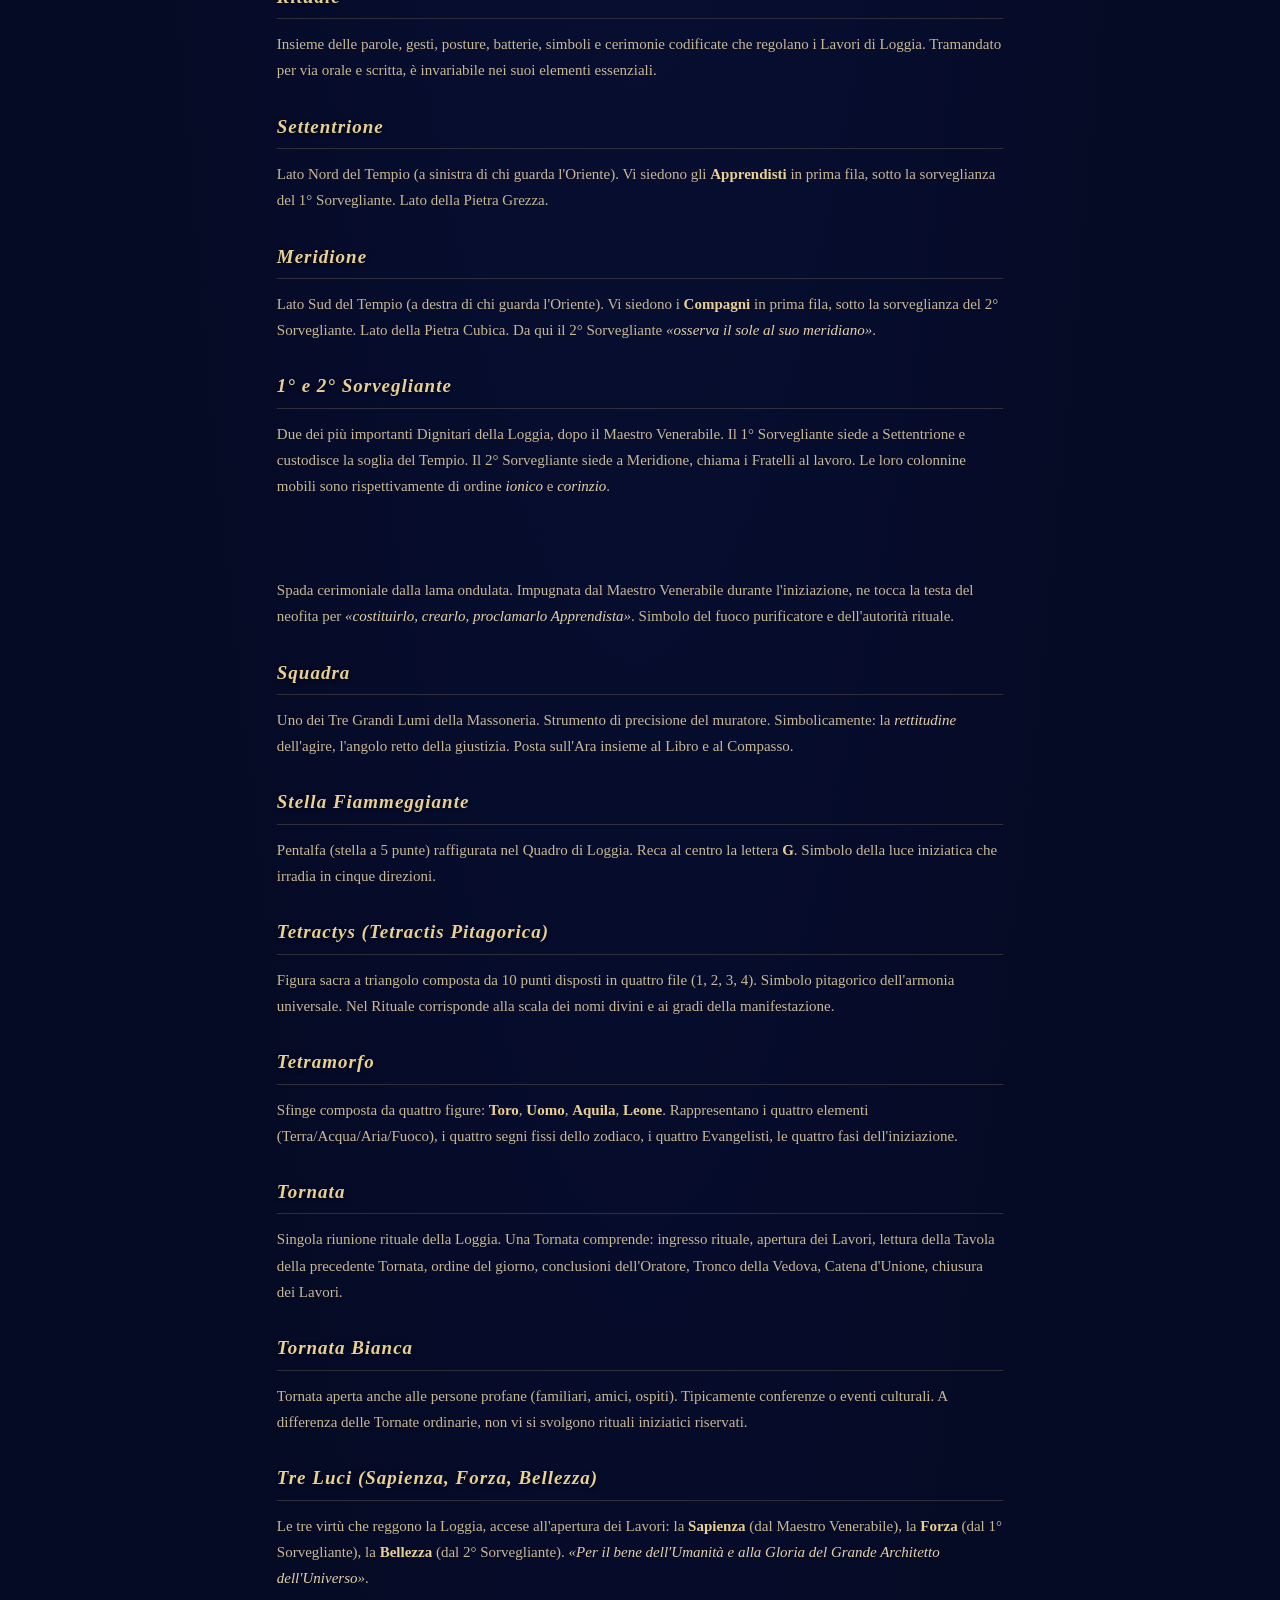
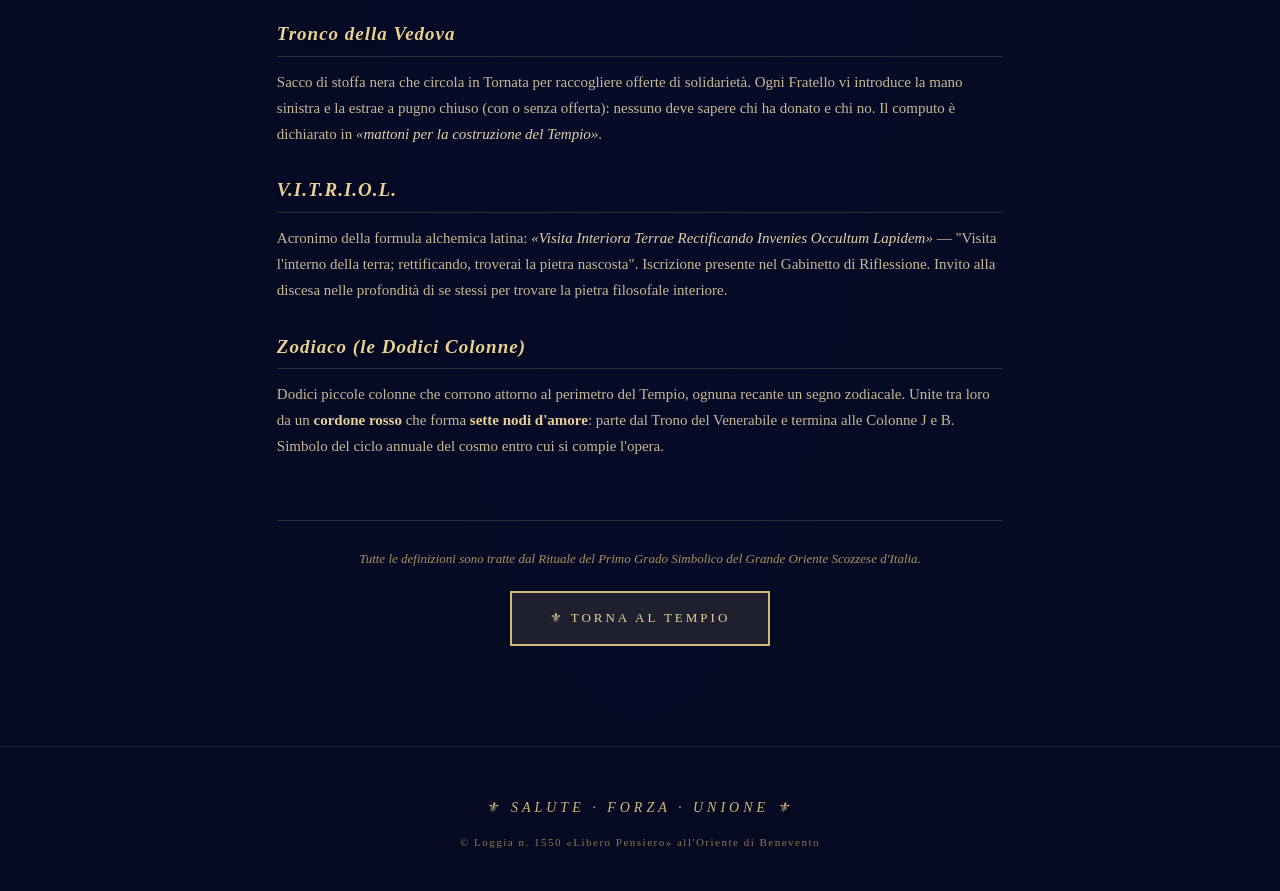
<file: pages/glossario.html>
<!DOCTYPE html>
<html lang="it">
<head>
  <meta charset="UTF-8">
  <meta name="viewport" content="width=device-width, initial-scale=1.0">
  <meta name="theme-color" content="#050a25">
  <title>Glossario Massonico — Loggia n. 1550</title>
  <meta name="description" content="Dizionario dei principali termini massonici tratti dal Rituale del Primo Grado Simbolico.">
  <link rel="icon" type="image/svg+xml" href="data:image/svg+xml,%3Csvg xmlns='http://www.w3.org/2000/svg' viewBox='0 0 64 64'%3E%3Crect width='64' height='64' fill='%23050a25'/%3E%3Cpolygon points='32,12 11,52 53,52' fill='none' stroke='%23d4b87a' stroke-width='4' stroke-linejoin='round'/%3E%3Ctext x='32' y='47' text-anchor='middle' font-family='Georgia' font-size='26' fill='%23e8cf94'%3EG%3C/text%3E%3C/svg%3E">
  <link rel="stylesheet" href="../assets/css/tokens.css">
  <link rel="stylesheet" href="../assets/css/base.css">
  <link rel="stylesheet" href="../assets/css/page.css">
  <link rel="stylesheet" href="../assets/css/glossary.css">
</head>
<body class="page-inner glossary-body">

  <a class="skip-link" href="#main">Salta al contenuto</a>

  <header class="page-header">
    <a href="../index.html" class="page-header__logo"><svg width="22" height="20" viewBox="0 0 40 36" style="vertical-align:-0.18em" aria-hidden="true"><polygon points="20,3 3,33 37,33" fill="none" stroke="#d4b87a" stroke-width="3" stroke-linejoin="round"/><text x="20" y="27" text-anchor="middle" font-family="Georgia,serif" font-size="15" fill="#e8cf94">G</text></svg> Loggia n. 1550 — Libero Pensiero</a>
    <nav class="page-header__nav" aria-label="Navigazione principale">
      <a href="chi-siamo.html">Chi Siamo</a>
      <a href="quiz-livelli.html">Quiz</a>
      <a href="galleria.html">Galleria</a>
      <a href="tavole.html">Tavole</a>
      <a href="simboli.html">Simboli</a>
      <a href="glossario.html" aria-current="page">Glossario</a>
      <a href="contatti.html">Contatti</a>
      <a href="https://area.liberopensierobenevento.com" target="_blank" rel="noopener noreferrer">Area Riservata</a>
    </nav>
  </header>

  <main id="main" class="page-main glossary-main">
    <div class="page-eyebrow">~ Il primo alfabeto del Massone ~</div>
    <h1 class="page-title">GLOSSARIO MASSONICO</h1>
    <p class="page-lead">I termini essenziali del Rituale del Primo Grado, ordinati alfabeticamente. Una porta d'ingresso al linguaggio della Libera Muratoria.</p>

    <div class="glossary-search-wrap">
      <input type="search" id="glossary-search" class="glossary-search" placeholder="Cerca un termine..." aria-label="Cerca nel glossario">
      <span class="glossary-search-icon" aria-hidden="true">⌕</span>
    </div>

    <div class="glossary-alphabet" id="glossary-alphabet" aria-label="Lettere disponibili"></div>

    <dl class="glossary-list" id="glossary-list">

      <dt id="ara" data-letter="A"><span class="glossary-term">Ara dei Giuramenti</span></dt>
      <dd>Altare al centro del Tempio, sul podio dell'Oriente, coperto da un tappeto azzurro. Reca il <em>Libro della Legge Sacra</em> aperto, sovrastato dalla Squadra e dal Compasso, e un candelabro a sette luci (Menorah). Sul lato occidentale: «Libertà — Uguaglianza — Fratellanza». È il luogo dei giuramenti rituali.</dd>

      <dt id="apprendista" data-letter="A"><span class="glossary-term">Apprendista</span></dt>
      <dd>Primo grado della Libera Muratoria. L'Apprendista nel Tempio non ha diritto di parola; siede sulla Colonna del Settentrione, agli ordini del 2° Sorvegliante, dove riposa la Pietra Grezza. La sua "età" muratoria è di <strong>tre anni</strong>. La sua Parola Sacra è <strong>B...Z</strong>.</dd>

      <dt id="agdgadu" data-letter="A"><span class="glossary-term">A∴G∴D∴G∴A∴D∴U∴</span></dt>
      <dd>Acronimo di <em>«Alla Gloria del Grande Architetto Dell'Universo»</em>. Formula solenne di apertura di ogni documento e rituale massonico. I tre punti triangolari (∴) sono il marcatore tradizionale delle abbreviazioni rituali.</dd>

      <dt id="batteria" data-letter="B"><span class="glossary-term">Batteria</span></dt>
      <dd>Sequenza ritmica di colpi delle mani usata nel rituale. L'Apprendista batte: dita della mano destra sul palmo della sinistra, poi sinistra su destra, infine destra su sinistra (<em>***</em>). La <strong>batteria di giubilo</strong> ripete tre volte la sequenza con colpi brevi e secchi.</dd>

      <dt id="boaz" data-letter="B"><span class="glossary-term">Boaz (Colonna B)</span></dt>
      <dd>Colonna di sinistra all'ingresso del Tempio. Significa <em>«In Lui è la Forza»</em>. Per Rituale è una colonna dorica con la lettera <strong>B</strong> incisa sul fusto e sormontata da un <strong>globo terraqueo</strong>. Simbolo della Forza che rende saldo il Tempio.</dd>

      <dt id="cazzuola" data-letter="C"><span class="glossary-term">Cazzuola</span></dt>
      <dd>Strumento operativo del muratore: serve a stendere il cemento fra le pietre. Simbolicamente è il <em>«cemento della fraternità»</em>, ciò che unisce i Fratelli oltre le differenze.</dd>

      <dt id="catena-unione" data-letter="C"><span class="glossary-term">Catena d'Unione</span></dt>
      <dd>Rito di chiusura dei Lavori. I Fratelli, in cerchio, incrociano le braccia (il destro sopra il sinistro) dando la destra al vicino di sinistra e viceversa. Il Maestro Venerabile sussurra una Parola che viene trasmessa lungo la Catena. È simbolo di unione che <em>«ci unisce al di là del tempo e dello spazio»</em>.</dd>

      <dt id="compasso" data-letter="C"><span class="glossary-term">Compasso</span></dt>
      <dd>Uno dei Tre Grandi Lumi della Libera Muratoria, insieme al Libro della Legge Sacra e alla Squadra. Simbolo della razionalità che traccia il cerchio del proprio agire.</dd>

      <dt id="coperto" data-letter="C"><span class="glossary-term">Coprire il Tempio (essere coperti)</span></dt>
      <dd>Significa che il Tempio è sigillato, protetto da intrusioni: la porta è chiusa, il Copritore Interno e quello Esterno sono al loro posto. Il primo dovere del 1° Sorvegliante all'apertura dei Lavori è proprio quello di <em>«assicurarsi che il Tempio sia debitamente coperto»</em>.</dd>

      <dt id="delta" data-letter="D"><span class="glossary-term">Delta Luminoso</span></dt>
      <dd>Triangolo equilatero dorato posto al vertice dell'Oriente, sopra il Trono del Maestro Venerabile. Reca al centro la lettera <strong>G</strong> (Geometria, Generazione, Gnosi, Grande Architetto). Sotto vi si legge la formula <strong>A∴G∴D∴G∴A∴D∴U∴</strong>.</dd>

      <dt id="esperidi" data-letter="E"><span class="glossary-term">Pomi delle Esperidi</span></dt>
      <dd>I tre pomi d'oro che, nella mitologia greca, Eracle (Ercole) ruba nel giardino delle Esperidi come dodicesima fatica. Simboleggiano la conoscenza ottenuta attraverso il lavoro virile e la Virtus.</dd>

      <dt id="esperto" data-letter="E"><span class="glossary-term">Esperto (Maestro Esperto Preparatore)</span></dt>
      <dd>Ufficiale che prepara il candidato all'iniziazione nel Gabinetto di Riflessione, lo bendà, gli toglie i metalli, lo guida nei Quattro Viaggi. Vestito con cappa nera.</dd>

      <dt id="fratello" data-letter="F"><span class="glossary-term">Fratello</span></dt>
      <dd>Membro della Libera Muratoria. L'appartenenza all'Ordine crea un legame fraterno che oltrepassa qualunque differenza di nazionalità, religione, condizione sociale. Tra Fratelli vige il dovere reciproco di aiuto e protezione.</dd>

      <dt id="gabinetto" data-letter="G"><span class="glossary-term">Gabinetto di Riflessione</span></dt>
      <dd>Piccola stanza scura dove il profano viene rinchiuso prima dell'iniziazione, simulando il sepolcro. Vi si trovano simboli alchemici (cranio, ossa, gallo, V.I.T.R.I.O.L., zolfo, sale, mercurio). Rappresenta la <em>«materia prima»</em> da rettificare; corrisponde all'<em>alambicco dell'alchimista</em>.</dd>

      <dt id="grande-architetto" data-letter="G"><span class="glossary-term">Grande Architetto Dell'Universo (G.A.D.U.)</span></dt>
      <dd>Principio supremo invocato in ogni Lavoro massonico. Non identifica una divinità specifica di alcuna religione, ma rappresenta il principio ordinatore del cosmo: l'<em>Architetto</em> che ha disegnato l'universo secondo Geometria e Misura. Permette a Fratelli di religioni diverse di lavorare insieme.</dd>

      <dt id="grembiule" data-letter="G"><span class="glossary-term">Grembiule</span></dt>
      <dd>Insegna del Massone, indossata in Loggia. Ricorda il grembiule del muratore operativo. Per l'Apprendista è semplice, di pelle bianca, con la <em>bavetta alzata</em>. Senza grembiule non si entra in Loggia.</dd>

      <dt id="jachin" data-letter="J"><span class="glossary-term">Jachin (Colonna J)</span></dt>
      <dd>Colonna di destra all'ingresso del Tempio. Significa <em>«Egli stabilirà»</em>. Per Rituale è una colonna corinzia con la lettera <strong>J</strong> incisa sul fusto e sormontata da <strong>tre melagrane dischiuse</strong>. Simbolo della Stabilità e della fertilità.</dd>

      <dt id="lavori" data-letter="L"><span class="glossary-term">Lavori (di Loggia)</span></dt>
      <dd>Le riunioni rituali della Loggia. Si <strong>aprono a Mezzogiorno</strong> e si <strong>chiudono a Mezzanotte</strong> in punto (ore simboliche, non letterali). Durante i Lavori i Fratelli si muovono in <em>senso antiorario</em>.</dd>

      <dt id="libro-legge" data-letter="L"><span class="glossary-term">Libro della Legge Sacra</span></dt>
      <dd>Uno dei Tre Grandi Lumi della Massoneria. Posto aperto sull'Ara dei Giuramenti, sovrastato dalla Squadra e dal Compasso. Per i Massoni occidentali è generalmente la Bibbia, ma ogni Loggia può scegliere il libro sacro della tradizione predominante dei suoi membri.</dd>

      <dt id="loggia" data-letter="L"><span class="glossary-term">Loggia</span></dt>
      <dd>Sia il luogo fisico dei Lavori, sia l'insieme dei Fratelli che vi appartengono. Una Loggia è governata dal Maestro Venerabile e dai Dignitari (1° e 2° Sorvegliante, Oratore, Segretario, Tesoriere, ecc.).</dd>

      <dt id="maestro-venerabile" data-letter="M"><span class="glossary-term">Maestro Venerabile</span></dt>
      <dd>Capo della Loggia, presiede i Lavori dall'Oriente. Veste il collare della dignità, regge il Maglietto. La sua colonnina mobile è di ordine <strong>dorico</strong> e resta sempre <em>alzata</em> durante tutti i Lavori.</dd>

      <dt id="maglietto" data-letter="M"><span class="glossary-term">Maglietto</span></dt>
      <dd>Piccolo martello rituale impugnato dal Maestro Venerabile, dal 1° e dal 2° Sorvegliante. Con i colpi del Maglietto si scandiscono i momenti rituali: apertura/chiusura dei Lavori, votazioni, proclami. I Sorveglianti tengono sempre il loro Maglietto <em>«sul cuore»</em>.</dd>

      <dt id="menorah" data-letter="M"><span class="glossary-term">Menorah</span></dt>
      <dd>Candelabro a sette bracci posto sull'Ara. Le sette luci rappresentano i sette giorni della Creazione, i sette pianeti classici, le sette virtù.</dd>

      <dt id="metalli" data-letter="M"><span class="glossary-term">Metalli (spogliazione dei)</span></dt>
      <dd>Prima dell'iniziazione, al profano vengono tolti tutti gli oggetti di metallo (gioielli, monete, orologio). Simboleggia la rinuncia agli artifizi della civiltà e il ritorno allo stato naturale. I metalli ostacolano la circolazione delle correnti magiche dell'iniziazione.</dd>

      <dt id="oriente" data-letter="O"><span class="glossary-term">Oriente</span></dt>
      <dd>La parte del Tempio dove sorge la Luce. Vi siedono il Maestro Venerabile e i Dignitari. Sopra: il Delta Luminoso, il Sole e la Luna. È la direzione verso cui i Fratelli si volgono <em>«all'Ordine»</em>.</dd>

      <dt id="pavimento-mosaico" data-letter="P"><span class="glossary-term">Pavimento Mosaico</span></dt>
      <dd>Pavimento a scacchi bianchi e neri che ricopre tutto il Tempio (eccetto il podio dell'Oriente). Simbolo della <em>dualità degli opposti</em> (luce/ombra, bene/male, spirito/materia) che il Massone deve imparare ad armonizzare.</dd>

      <dt id="pietra-grezza" data-letter="P"><span class="glossary-term">Pietra Grezza</span></dt>
      <dd>Pietra irregolare e ruvida posta a Settentrione, accanto agli Apprendisti. Simbolo dello stato grezzo, ancora non lavorato, del nuovo iniziato. L'Apprendista la sgrossa col <strong>mazzuolo</strong> e lo <strong>scalpello</strong>: lavoro interiore di perfezionamento di sé.</dd>

      <dt id="pietra-cubica" data-letter="P"><span class="glossary-term">Pietra Cubica</span></dt>
      <dd>Pietra perfettamente squadrata, sormontata da una piramide. Posta a Meridione, accanto ai Compagni. Simbolo dello stato finale del lavoro iniziatico: l'uomo che ha realizzato la propria perfezione interiore.</dd>

      <dt id="profano" data-letter="P"><span class="glossary-term">Profano</span></dt>
      <dd>Termine non dispregiativo: indica <em>chi sta davanti al Tempio</em> (dal latino <em>pro-fanum</em>), cioè chi non è ancora stato iniziato. Il profano viene introdotto bendato nel Tempio per la sua iniziazione.</dd>

      <dt id="quadro-loggia" data-letter="Q"><span class="glossary-term">Quadro di Loggia</span></dt>
      <dd>Tappeto rituale steso al centro del Tempio fra i tre alti candelabri. Vi sono raffigurati tutti i simboli del Grado: pavimento a mosaico, Colonne J e B, Sole, Luna, Stella Fiammeggiante con la G, Scala di Giacobbe, Squadra e Compasso. È il <em>primo alfabeto del Massone</em>.</dd>

      <dt id="rituale" data-letter="R"><span class="glossary-term">Rituale</span></dt>
      <dd>Insieme delle parole, gesti, posture, batterie, simboli e cerimonie codificate che regolano i Lavori di Loggia. Tramandato per via orale e scritta, è invariabile nei suoi elementi essenziali.</dd>

      <dt id="settentrione" data-letter="S"><span class="glossary-term">Settentrione</span></dt>
      <dd>Lato Nord del Tempio (a sinistra di chi guarda l'Oriente). Vi siedono gli <strong>Apprendisti</strong> in prima fila, sotto la sorveglianza del 1° Sorvegliante. Lato della Pietra Grezza.</dd>

      <dt id="meridione" data-letter="M"><span class="glossary-term">Meridione</span></dt>
      <dd>Lato Sud del Tempio (a destra di chi guarda l'Oriente). Vi siedono i <strong>Compagni</strong> in prima fila, sotto la sorveglianza del 2° Sorvegliante. Lato della Pietra Cubica. Da qui il 2° Sorvegliante <em>«osserva il sole al suo meridiano»</em>.</dd>

      <dt id="sorvegliante" data-letter="S"><span class="glossary-term">1° e 2° Sorvegliante</span></dt>
      <dd>Due dei più importanti Dignitari della Loggia, dopo il Maestro Venerabile. Il 1° Sorvegliante siede a Settentrione e custodisce la soglia del Tempio. Il 2° Sorvegliante siede a Meridione, chiama i Fratelli al lavoro. Le loro colonnine mobili sono rispettivamente di ordine <em>ionico</em> e <em>corinzio</em>.</dd>

      <dt id="spada-fiammeggiante" data-letter="S"><span class="glossary-term">Spada Fiammeggiante</span></dt>
      <dd>Spada cerimoniale dalla lama ondulata. Impugnata dal Maestro Venerabile durante l'iniziazione, ne tocca la testa del neofita per <em>«costituirlo, crearlo, proclamarlo Apprendista»</em>. Simbolo del fuoco purificatore e dell'autorità rituale.</dd>

      <dt id="squadra" data-letter="S"><span class="glossary-term">Squadra</span></dt>
      <dd>Uno dei Tre Grandi Lumi della Massoneria. Strumento di precisione del muratore. Simbolicamente: la <em>rettitudine</em> dell'agire, l'angolo retto della giustizia. Posta sull'Ara insieme al Libro e al Compasso.</dd>

      <dt id="stella-fiammeggiante" data-letter="S"><span class="glossary-term">Stella Fiammeggiante</span></dt>
      <dd>Pentalfa (stella a 5 punte) raffigurata nel Quadro di Loggia. Reca al centro la lettera <strong>G</strong>. Simbolo della luce iniziatica che irradia in cinque direzioni.</dd>

      <dt id="tetractys" data-letter="T"><span class="glossary-term">Tetractys (Tetractis Pitagorica)</span></dt>
      <dd>Figura sacra a triangolo composta da 10 punti disposti in quattro file (1, 2, 3, 4). Simbolo pitagorico dell'armonia universale. Nel Rituale corrisponde alla scala dei nomi divini e ai gradi della manifestazione.</dd>

      <dt id="tetramorfo" data-letter="T"><span class="glossary-term">Tetramorfo</span></dt>
      <dd>Sfinge composta da quattro figure: <strong>Toro</strong>, <strong>Uomo</strong>, <strong>Aquila</strong>, <strong>Leone</strong>. Rappresentano i quattro elementi (Terra/Acqua/Aria/Fuoco), i quattro segni fissi dello zodiaco, i quattro Evangelisti, le quattro fasi dell'iniziazione.</dd>

      <dt id="tornata" data-letter="T"><span class="glossary-term">Tornata</span></dt>
      <dd>Singola riunione rituale della Loggia. Una Tornata comprende: ingresso rituale, apertura dei Lavori, lettura della Tavola della precedente Tornata, ordine del giorno, conclusioni dell'Oratore, Tronco della Vedova, Catena d'Unione, chiusura dei Lavori.</dd>

      <dt id="tornata-bianca" data-letter="T"><span class="glossary-term">Tornata Bianca</span></dt>
      <dd>Tornata aperta anche alle persone profane (familiari, amici, ospiti). Tipicamente conferenze o eventi culturali. A differenza delle Tornate ordinarie, non vi si svolgono rituali iniziatici riservati.</dd>

      <dt id="tre-luci" data-letter="T"><span class="glossary-term">Tre Luci (Sapienza, Forza, Bellezza)</span></dt>
      <dd>Le tre virtù che reggono la Loggia, accese all'apertura dei Lavori: la <strong>Sapienza</strong> (dal Maestro Venerabile), la <strong>Forza</strong> (dal 1° Sorvegliante), la <strong>Bellezza</strong> (dal 2° Sorvegliante). <em>«Per il bene dell'Umanità e alla Gloria del Grande Architetto dell'Universo»</em>.</dd>

      <dt id="tronco-vedova" data-letter="T"><span class="glossary-term">Tronco della Vedova</span></dt>
      <dd>Sacco di stoffa nera che circola in Tornata per raccogliere offerte di solidarietà. Ogni Fratello vi introduce la mano sinistra e la estrae a pugno chiuso (con o senza offerta): nessuno deve sapere chi ha donato e chi no. Il computo è dichiarato in <em>«mattoni per la costruzione del Tempio»</em>.</dd>

      <dt id="vitriol" data-letter="V"><span class="glossary-term">V.I.T.R.I.O.L.</span></dt>
      <dd>Acronimo della formula alchemica latina: <em>«Visita Interiora Terrae Rectificando Invenies Occultum Lapidem»</em> — "Visita l'interno della terra; rettificando, troverai la pietra nascosta". Iscrizione presente nel Gabinetto di Riflessione. Invito alla discesa nelle profondità di se stessi per trovare la pietra filosofale interiore.</dd>

      <dt id="zodiaco" data-letter="Z"><span class="glossary-term">Zodiaco (le Dodici Colonne)</span></dt>
      <dd>Dodici piccole colonne che corrono attorno al perimetro del Tempio, ognuna recante un segno zodiacale. Unite tra loro da un <strong>cordone rosso</strong> che forma <strong>sette nodi d'amore</strong>: parte dal Trono del Venerabile e termina alle Colonne J e B. Simbolo del ciclo annuale del cosmo entro cui si compie l'opera.</dd>

    </dl>

    <div class="glossary-footer">
      <p>Tutte le definizioni sono tratte dal <em>Rituale del Primo Grado Simbolico del Grande Oriente Scozzese d'Italia</em>.</p>
      <a href="../index.html" class="btn btn-primary">⚜ Torna al Tempio</a>
    </div>
  </main>

  <footer class="site-footer">
    <div class="site-footer__motto">⚜ SALUTE · FORZA · UNIONE ⚜</div>
    <div class="site-footer__copy">© Loggia n. 1550 «Libero Pensiero» all'Oriente di Benevento</div>
  </footer>

  <script src="../assets/js/temple-ambience.js" defer></script>
  <script src="../assets/js/analytics.js" defer></script>

  <script>
    // Costruisci l'alfabeto cliccabile dalle lettere effettive
    (function() {
      const list = document.getElementById('glossary-list');
      const alphabetEl = document.getElementById('glossary-alphabet');
      const search = document.getElementById('glossary-search');
      if (!list || !alphabetEl) return;

      const letters = new Set();
      list.querySelectorAll('dt[data-letter]').forEach(dt => {
        letters.add(dt.getAttribute('data-letter'));
      });
      const sorted = Array.from(letters).sort();
      sorted.forEach(l => {
        const a = document.createElement('a');
        a.href = '#letter-' + l;
        a.textContent = l;
        a.className = 'glossary-alphabet__letter';
        a.addEventListener('click', function(e) {
          e.preventDefault();
          const target = list.querySelector('dt[data-letter="' + l + '"]');
          if (target) target.scrollIntoView({ behavior: 'smooth', block: 'start' });
        });
        alphabetEl.appendChild(a);
      });

      // Ricerca live
      if (search) {
        search.addEventListener('input', function() {
          const q = search.value.toLowerCase().trim();
          const dts = list.querySelectorAll('dt');
          const dds = list.querySelectorAll('dd');
          dts.forEach((dt, idx) => {
            const dd = dds[idx];
            const text = (dt.textContent + ' ' + (dd ? dd.textContent : '')).toLowerCase();
            const match = !q || text.indexOf(q) !== -1;
            dt.style.display = match ? '' : 'none';
            if (dd) dd.style.display = match ? '' : 'none';
          });
        });
      }
    })();
  </script>

  <script src="../assets/js/page-polish.js" defer></script>
</body>
</html>
</file>
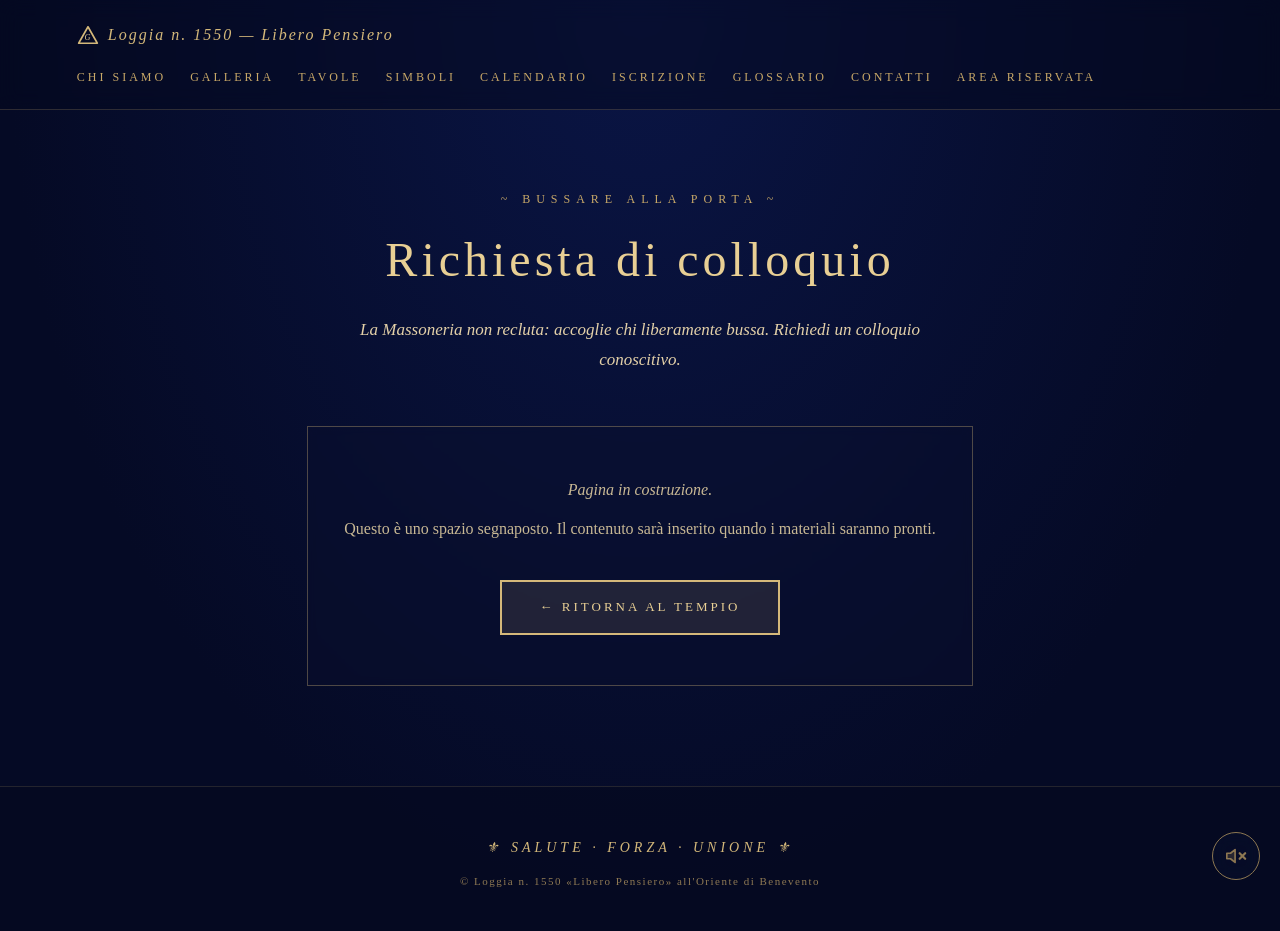
<file: pages/iscrizione.html>
<!DOCTYPE html>
<html lang="it">
<head>
  <meta charset="UTF-8">
  <meta name="viewport" content="width=device-width, initial-scale=1.0">
  <meta name="theme-color" content="#050a25">
  <title>Richiesta di colloquio — Loggia n. 1550</title>
  <meta name="description" content="La Massoneria non recluta: accoglie chi liberamente bussa. Richiedi un colloquio conoscitivo.">
  <link rel="stylesheet" href="../assets/css/tokens.css">
  <link rel="stylesheet" href="../assets/css/base.css">
  <link rel="stylesheet" href="../assets/css/page.css">
  <link rel="icon" type="image/svg+xml" href="data:image/svg+xml,%3Csvg xmlns='http://www.w3.org/2000/svg' viewBox='0 0 64 64'%3E%3Crect width='64' height='64' fill='%23050a25'/%3E%3Cpolygon points='32,12 11,52 53,52' fill='none' stroke='%23d4b87a' stroke-width='4' stroke-linejoin='round'/%3E%3Ctext x='32' y='47' text-anchor='middle' font-family='Georgia' font-size='26' fill='%23e8cf94'%3EG%3C/text%3E%3C/svg%3E">
</head>
<body class="page-inner">
  <a class="skip-link" href="#main">Salta al contenuto</a>

  <header class="page-header">
    <a href="../index.html" class="page-header__logo"><svg width="22" height="20" viewBox="0 0 40 36" style="vertical-align:-0.18em" aria-hidden="true"><polygon points="20,3 3,33 37,33" fill="none" stroke="#d4b87a" stroke-width="3" stroke-linejoin="round"/><text x="20" y="27" text-anchor="middle" font-family="Georgia,serif" font-size="15" fill="#e8cf94">G</text></svg> Loggia n. 1550 — Libero Pensiero</a>
    <nav class="page-header__nav" aria-label="Navigazione principale">
      <a href="chi-siamo.html">Chi Siamo</a>
      <a href="galleria.html">Galleria</a>
      <a href="tavole.html">Tavole</a>
      <a href="simboli.html">Simboli</a>
      <a href="calendario.html">Calendario</a>
      <a href="iscrizione.html">Iscrizione</a>
      <a href="glossario.html">Glossario</a>
      <a href="contatti.html">Contatti</a>
      <a href="https://area.liberopensierobenevento.com" target="_blank" rel="noopener noreferrer">Area Riservata</a>
    </nav>
  </header>

  <main id="main" class="page-main">
    <div class="page-eyebrow">~ Bussare alla porta ~</div>
    <h1 class="page-title">Richiesta di colloquio</h1>
    <p class="page-lead">La Massoneria non recluta: accoglie chi liberamente bussa. Richiedi un colloquio conoscitivo.</p>

    <div class="page-stub">
      <p><em>Pagina in costruzione.</em></p>
      <p>Questo è uno spazio segnaposto. Il contenuto sarà inserito quando i materiali saranno pronti.</p>
      <a href="../index.html" class="btn btn-primary" style="margin-top:24px;">← Ritorna al Tempio</a>
    </div>
  </main>

  <footer class="site-footer">
    <div class="site-footer__motto">⚜ SALUTE · FORZA · UNIONE ⚜</div>
    <div class="site-footer__copy">© Loggia n. 1550 «Libero Pensiero» all'Oriente di Benevento</div>
  </footer>
  <script src="../assets/js/temple-ambience.js" defer></script>
  <script src="../assets/js/analytics.js" defer></script>
  <script src="../assets/js/page-polish.js" defer></script>
</body>
</html>
</file>
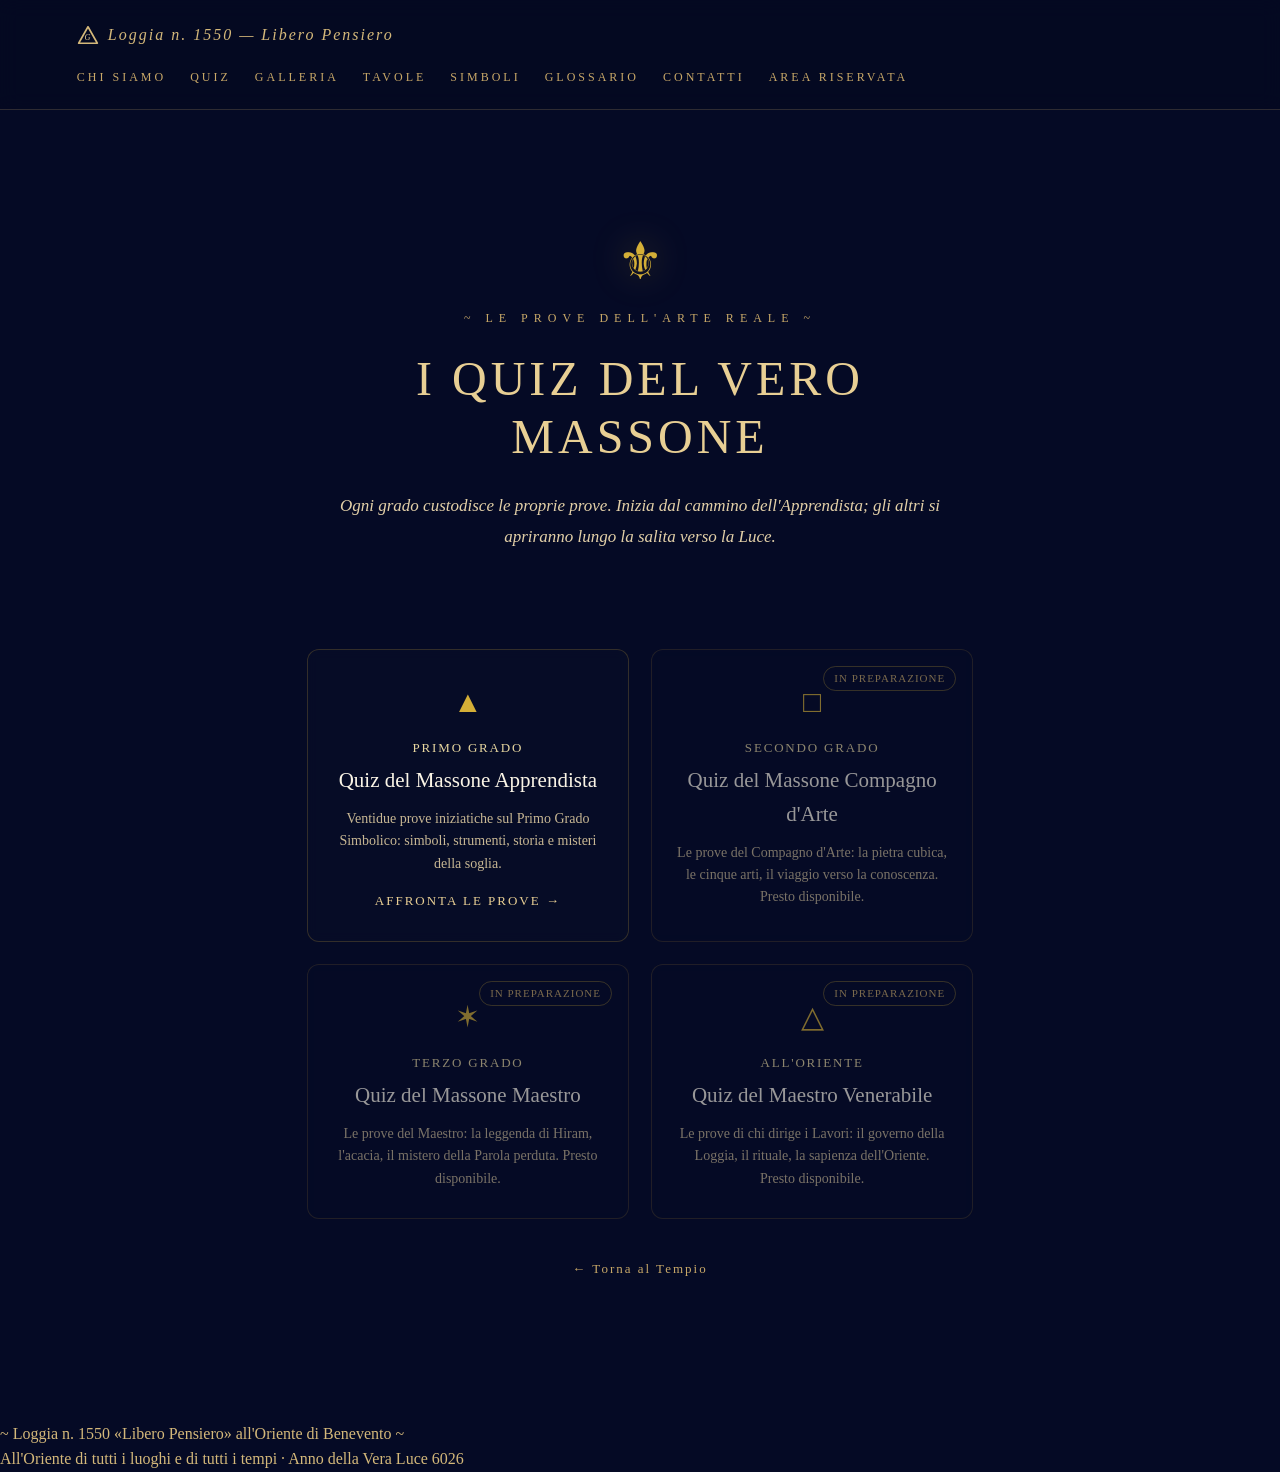
<file: pages/quiz-livelli.html>
<!DOCTYPE html>
<html lang="it">
<head>
  <meta charset="UTF-8">
  <meta name="viewport" content="width=device-width, initial-scale=1.0">
  <meta name="theme-color" content="#050a25">
  <title>I Quiz del Vero Massone — Loggia n. 1550</title>
  <meta name="description" content="Le prove iniziatiche per ogni grado: Apprendista, Compagno d'Arte, Maestro, Maestro Venerabile. Metti alla prova la tua conoscenza dell'Arte Reale.">
  <meta property="og:title" content="I Quiz del Vero Massone — Loggia n. 1550">
  <meta property="og:description" content="Le prove iniziatiche per ogni grado dell'Arte Reale.">
  <meta property="og:type" content="website">
  <meta property="og:locale" content="it_IT">
  <link rel="icon" type="image/svg+xml" href="data:image/svg+xml,%3Csvg xmlns='http://www.w3.org/2000/svg' viewBox='0 0 64 64'%3E%3Crect width='64' height='64' fill='%23050a25'/%3E%3Cpolygon points='32,12 11,52 53,52' fill='none' stroke='%23d4b87a' stroke-width='4' stroke-linejoin='round'/%3E%3Ctext x='32' y='47' text-anchor='middle' font-family='Georgia' font-size='26' fill='%23e8cf94'%3EG%3C/text%3E%3C/svg%3E">
  <link rel="stylesheet" href="../assets/css/tokens.css">
  <link rel="stylesheet" href="../assets/css/base.css">
  <link rel="stylesheet" href="../assets/css/page.css">
  <style>
    .quiz-hero { text-align:center; padding:30px 0 10px; }
    .quiz-hero__symbol { font-size:52px; color:#d4af37; filter:drop-shadow(0 0 18px rgba(212,175,55,.35)); margin-bottom:6px; }
    .levels { display:grid; grid-template-columns:repeat(auto-fit,minmax(260px,1fr)); gap:22px; margin:36px 0; }
    .level-card { position:relative; display:block; text-decoration:none; padding:28px 24px; border:1px solid rgba(212,175,55,.22);
      border-radius:12px; background:rgba(8,14,40,.5); backdrop-filter:blur(6px); transition:transform .3s, border-color .3s, box-shadow .3s; }
    .level-card.is-active:hover { transform:translateY(-3px); border-color:rgba(212,175,55,.6); box-shadow:0 10px 30px rgba(0,0,0,.35); }
    .level-card.is-soon { opacity:.6; cursor:not-allowed; }
    .level-card__icon { font-size:30px; color:#d4af37; display:block; margin-bottom:12px; }
    .level-card__grade { font-family:Georgia,serif; letter-spacing:.14em; text-transform:uppercase; color:#e8d8a0; font-size:13px; margin:0 0 6px; }
    .level-card__title { font-family:Georgia,serif; color:#faf5e6; font-size:21px; font-weight:400; margin:0 0 10px; }
    .level-card__body { color:#c8b894; font-size:14px; line-height:1.6; margin:0; }
    .level-card__cta { display:inline-block; margin-top:16px; color:#e8cf94; letter-spacing:2px; font-size:13px; text-transform:uppercase; }
    .level-badge { position:absolute; top:16px; right:16px; font-size:11px; letter-spacing:1px; text-transform:uppercase;
      color:#c8a868; border:1px solid rgba(212,175,55,.4); border-radius:999px; padding:3px 10px; }
    .back-temple { text-align:center; margin:10px 0 40px; }
    .back-temple a { color:#c8a868; letter-spacing:2px; text-decoration:none; font-size:13px; }
    .back-temple a:hover { color:#e8cf94; }
  </style>
</head>
<body>
  <a class="skip-link" href="#main">Salta al contenuto</a>

  <header class="page-header">
    <a href="../index.html" class="page-header__logo"><svg width="22" height="20" viewBox="0 0 40 36" style="vertical-align:-0.18em" aria-hidden="true"><polygon points="20,3 3,33 37,33" fill="none" stroke="#d4b87a" stroke-width="3" stroke-linejoin="round"/><text x="20" y="27" text-anchor="middle" font-family="Georgia,serif" font-size="15" fill="#e8cf94">G</text></svg> Loggia n. 1550 — Libero Pensiero</a>
    <nav class="page-header__nav" aria-label="Navigazione principale">
      <a href="chi-siamo.html">Chi Siamo</a>
      <a href="quiz-livelli.html" aria-current="page">Quiz</a>
      <a href="galleria.html">Galleria</a>
      <a href="tavole.html">Tavole</a>
      <a href="simboli.html">Simboli</a>
      <a href="glossario.html">Glossario</a>
      <a href="contatti.html">Contatti</a>
      <a href="https://area.liberopensierobenevento.com" target="_blank" rel="noopener noreferrer">Area Riservata</a>
    </nav>
  </header>

  <main id="main" class="page-main">
    <div class="quiz-hero">
      <div class="quiz-hero__symbol" aria-hidden="true">⚜</div>
      <div class="page-eyebrow">~ Le prove dell'Arte Reale ~</div>
      <h1 class="page-title">I QUIZ DEL VERO MASSONE</h1>
      <p class="page-lead">Ogni grado custodisce le proprie prove. Inizia dal cammino dell'Apprendista; gli altri si apriranno lungo la salita verso la Luce.</p>
    </div>

    <div class="levels">
      <a class="level-card is-active" href="quiz.html" rel="noopener">
        <span class="level-card__icon" aria-hidden="true">&#9650;</span>
        <p class="level-card__grade">Primo Grado</p>
        <h2 class="level-card__title">Quiz del Massone Apprendista</h2>
        <p class="level-card__body">Ventidue prove iniziatiche sul Primo Grado Simbolico: simboli, strumenti, storia e misteri della soglia.</p>
        <span class="level-card__cta">Affronta le prove &rarr;</span>
      </a>

      <div class="level-card is-soon" aria-disabled="true">
        <span class="level-badge">In preparazione</span>
        <span class="level-card__icon" aria-hidden="true">&#9633;</span>
        <p class="level-card__grade">Secondo Grado</p>
        <h2 class="level-card__title">Quiz del Massone Compagno d'Arte</h2>
        <p class="level-card__body">Le prove del Compagno d'Arte: la pietra cubica, le cinque arti, il viaggio verso la conoscenza. Presto disponibile.</p>
      </div>

      <div class="level-card is-soon" aria-disabled="true">
        <span class="level-badge">In preparazione</span>
        <span class="level-card__icon" aria-hidden="true">&#10038;</span>
        <p class="level-card__grade">Terzo Grado</p>
        <h2 class="level-card__title">Quiz del Massone Maestro</h2>
        <p class="level-card__body">Le prove del Maestro: la leggenda di Hiram, l'acacia, il mistero della Parola perduta. Presto disponibile.</p>
      </div>

      <div class="level-card is-soon" aria-disabled="true">
        <span class="level-badge">In preparazione</span>
        <span class="level-card__icon" aria-hidden="true">&#9651;</span>
        <p class="level-card__grade">All'Oriente</p>
        <h2 class="level-card__title">Quiz del Maestro Venerabile</h2>
        <p class="level-card__body">Le prove di chi dirige i Lavori: il governo della Loggia, il rituale, la sapienza dell'Oriente. Presto disponibile.</p>
      </div>
    </div>

    <div class="back-temple">
      <a href="../index.html">&larr; Torna al Tempio</a>
    </div>
  </main>

  <footer class="page-footer">
    <p>~ Loggia n. 1550 «Libero Pensiero» all'Oriente di Benevento ~</p>
    <p class="page-footer__small">All'Oriente di tutti i luoghi e di tutti i tempi · Anno della Vera Luce 6026</p>
  </footer>

  <script src="../assets/js/page-polish.js" defer></script>
</body>
</html>
</file>
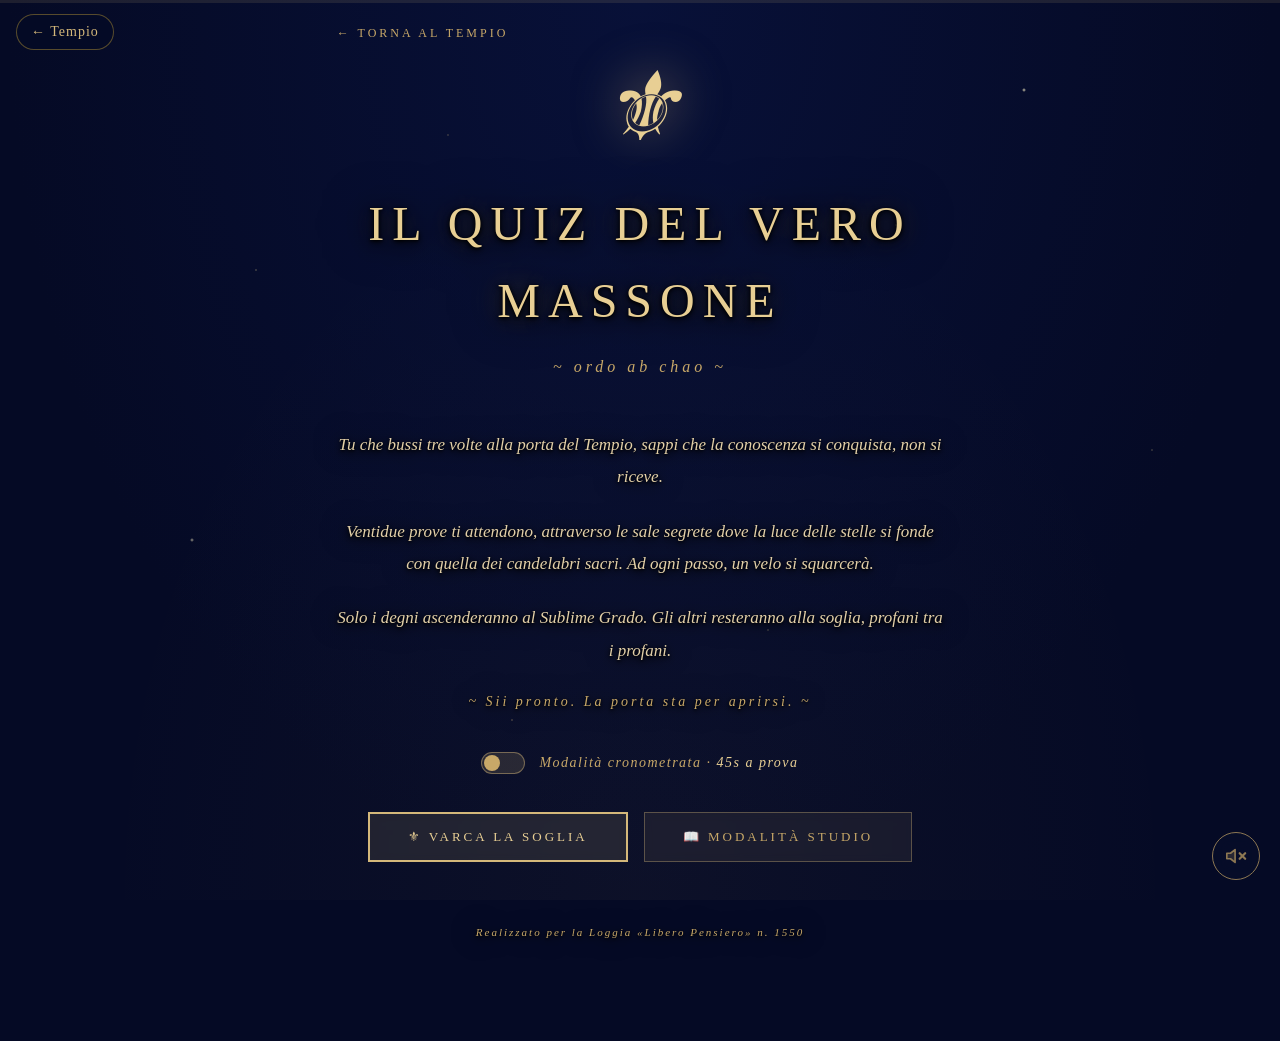
<file: pages/quiz.html>
<!DOCTYPE html>
<html lang="it">
<head>
  <meta charset="UTF-8">
  <meta name="viewport" content="width=device-width, initial-scale=1.0">
  <meta name="theme-color" content="#050a25">
  <title>Il Quiz del Vero Massone — Loggia n. 1550</title>
  <meta name="description" content="Ventidue prove iniziatiche dal Rituale del Primo Grado Simbolico. Tu che bussi tre volte alla porta del Tempio, sappi che la conoscenza si conquista, non si riceve.">

  <meta property="og:title" content="Il Quiz del Vero Massone — Loggia n. 1550">
  <meta property="og:description" content="22 prove iniziatiche. Solo i degni ascenderanno al Sublime Grado.">
  <meta property="og:type" content="website">
  <meta property="og:locale" content="it_IT">

  <link rel="icon" type="image/svg+xml" href="data:image/svg+xml,%3Csvg xmlns='http://www.w3.org/2000/svg' viewBox='0 0 64 64'%3E%3Crect width='64' height='64' fill='%23050a25'/%3E%3Cpolygon points='32,12 11,52 53,52' fill='none' stroke='%23d4b87a' stroke-width='4' stroke-linejoin='round'/%3E%3Ctext x='32' y='47' text-anchor='middle' font-family='Georgia' font-size='26' fill='%23e8cf94'%3EG%3C/text%3E%3C/svg%3E">

  <link rel="stylesheet" href="../assets/css/tokens.css">
  <link rel="stylesheet" href="../assets/css/base.css">
  <link rel="stylesheet" href="../assets/css/quiz.css">
</head>
<body class="quiz-body">

  <a class="skip-link" href="#stage">Salta al contenuto</a>
  <a href="../index.html" title="Torna al Tempio" style="position:fixed;top:14px;left:16px;z-index:9000;color:#d4b87a;text-decoration:none;font-family:Georgia,serif;letter-spacing:1px;font-size:14px;background:rgba(5,10,37,.7);border:1px solid rgba(212,175,55,.4);border-radius:999px;padding:6px 14px">← Tempio</a>

  <!-- Progress bar (visibile solo durante le prove) -->
  <div class="quiz-progress" aria-hidden="true">
    <div class="quiz-progress__fill" id="progress-fill"></div>
  </div>
  <div class="quiz-progress__label" id="progress-label" aria-live="polite"></div>

  <!-- Lo stage viene popolato dal motore del quiz -->
  <main id="stage" class="quiz-stage" role="main">
    <noscript>
      <div class="quiz-narration">
        Il Quiz richiede JavaScript abilitato.
        <br><br>
        <a href="../index.html" class="quiz-btn">← Torna al Tempio</a>
      </div>
    </noscript>
  </main>

  <script src="../assets/js/quiz-data.js"></script>
  <script src="../assets/js/quiz-illustrations.js"></script>
  <script src="../assets/js/quiz-engine.js"></script>

  <script src="../assets/js/temple-ambience.js" defer></script>
  <script src="../assets/js/analytics.js" defer></script>
  <script src="../assets/js/page-polish.js" defer></script>
</body>
</html>
</file>
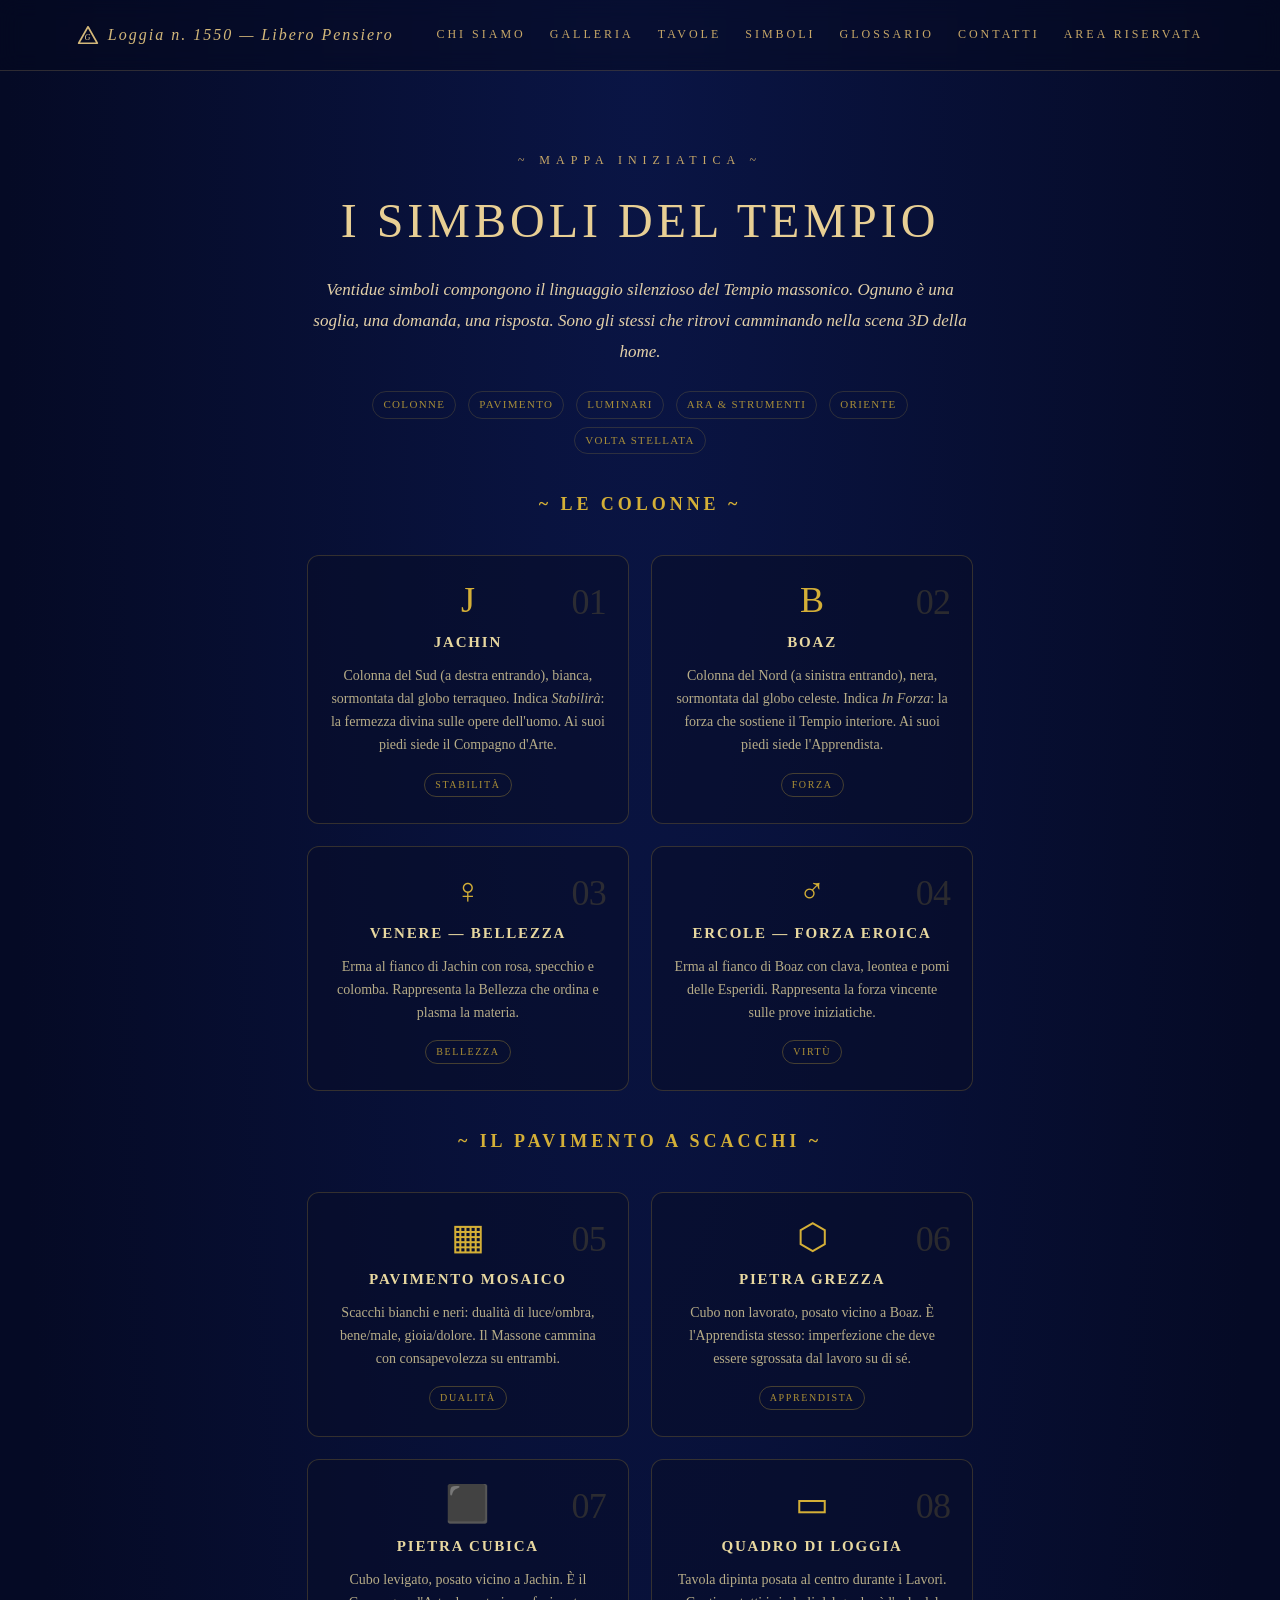
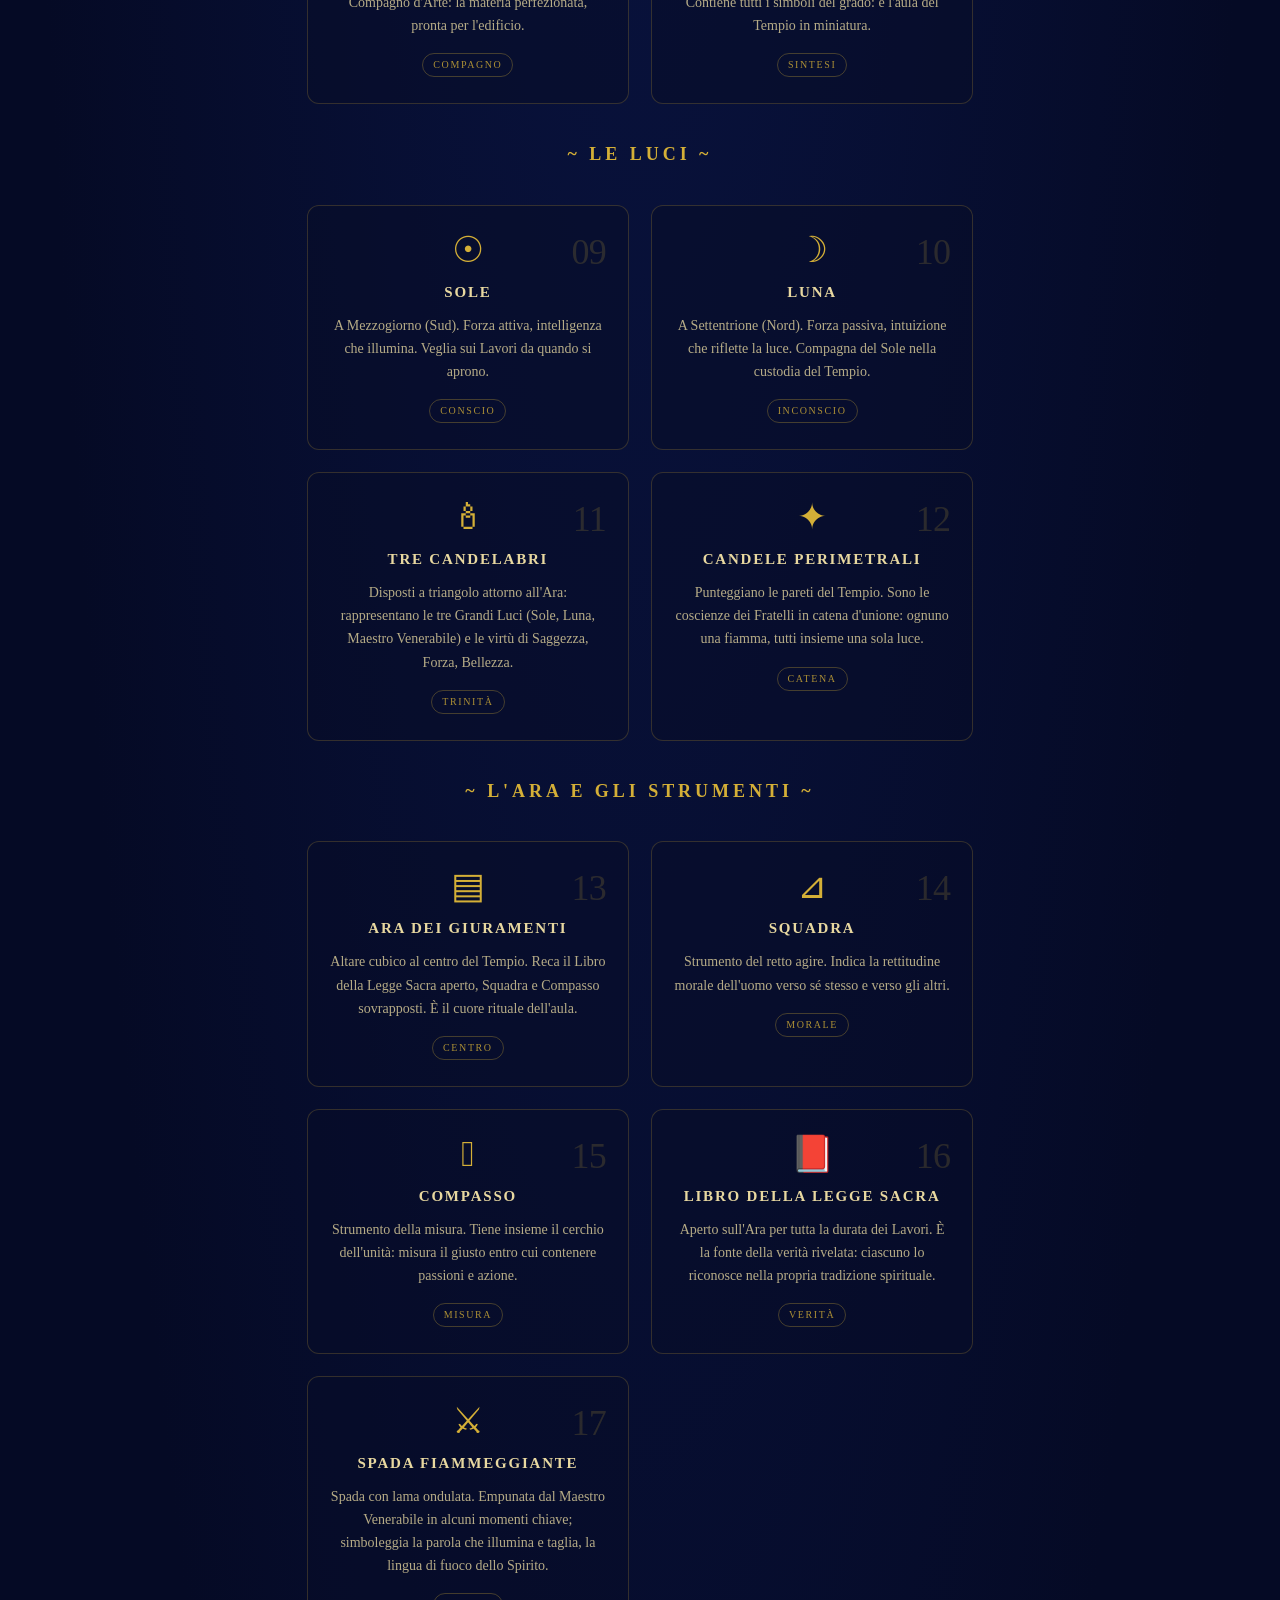
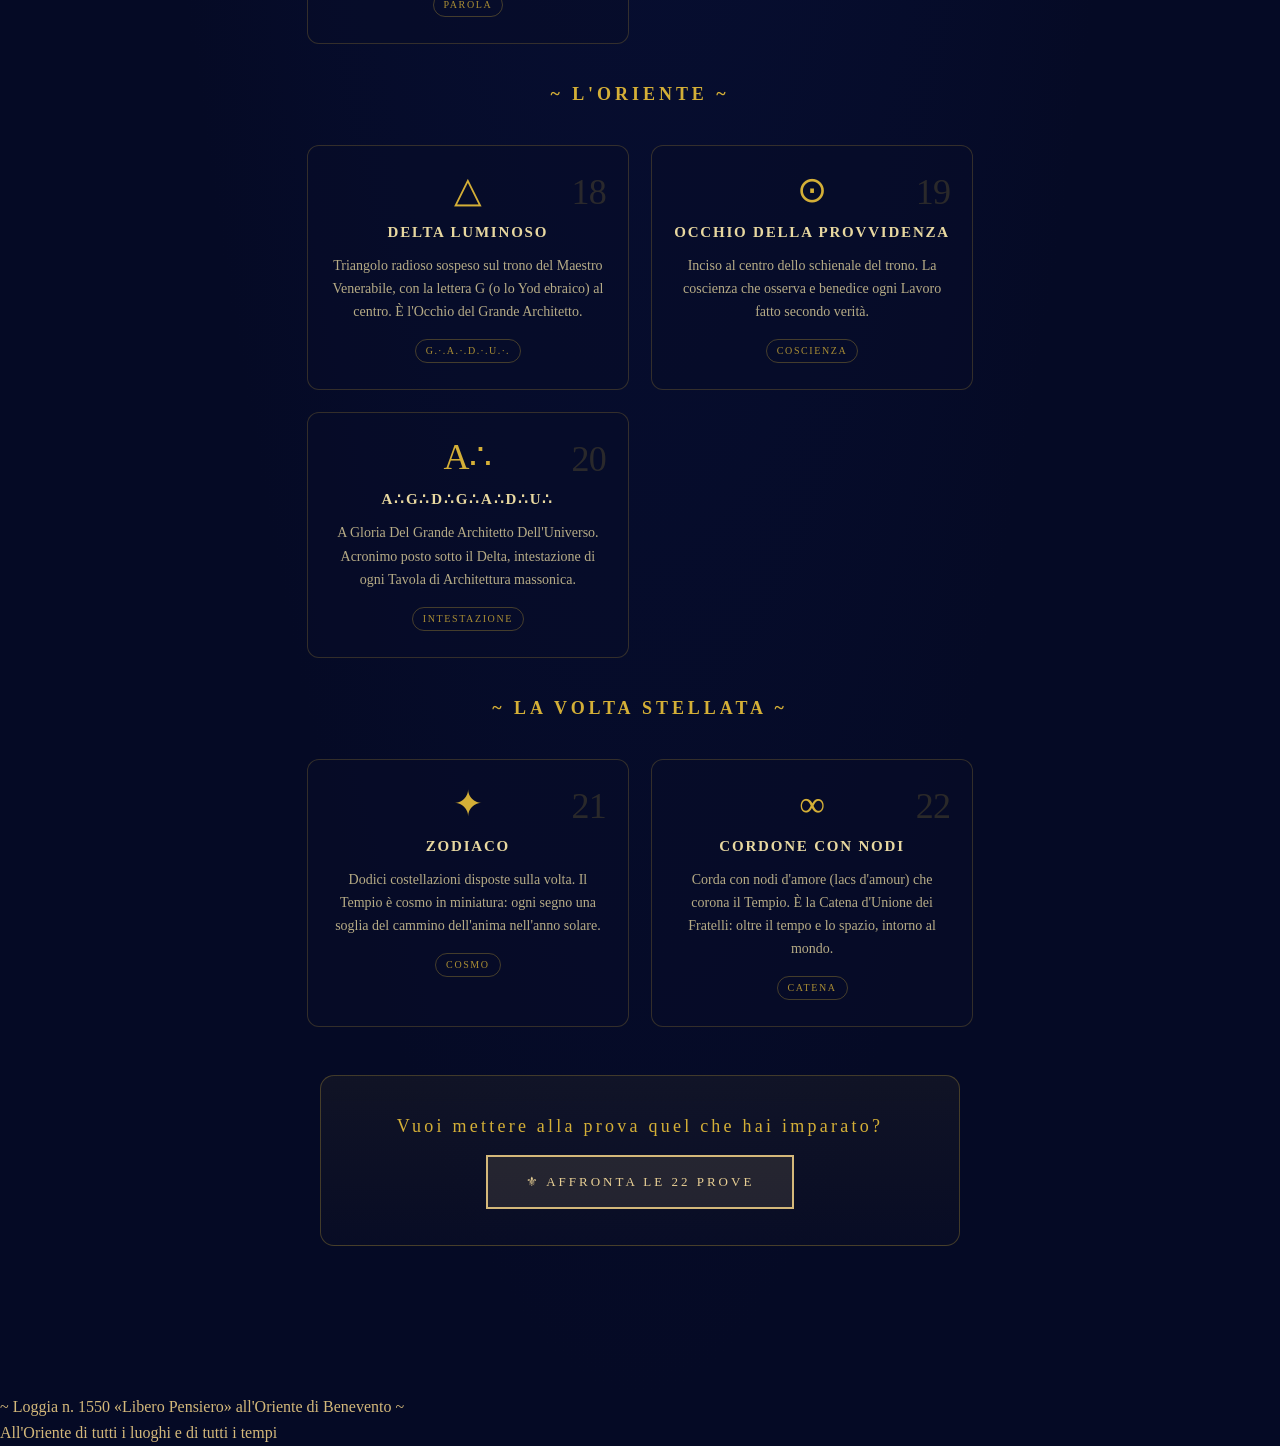
<file: pages/simboli.html>
<!DOCTYPE html>
<html lang="it">
<head>
  <meta charset="UTF-8">
  <meta name="viewport" content="width=device-width, initial-scale=1.0">
  <meta name="theme-color" content="#050a25">
  <title>I Simboli del Tempio — Loggia n. 1550 «Libero Pensiero» all'Oriente di Benevento</title>
  <meta name="description" content="I 22 simboli del Tempio massonico spiegati: dalle colonne Jachin e Boaz alla Spada Fiammeggiante, dall'Ara dei Giuramenti alla Volta Stellata. Una mappa iniziatica del Rituale del Primo Grado.">
  <meta property="og:title" content="I Simboli del Tempio — Loggia n. 1550">
  <meta property="og:description" content="22 simboli iniziatici raccontati uno a uno. Una mappa del Tempio massonico.">
  <meta property="og:type" content="article">
  <meta property="og:locale" content="it_IT">
  <link rel="icon" type="image/svg+xml" href="data:image/svg+xml,%3Csvg xmlns='http://www.w3.org/2000/svg' viewBox='0 0 64 64'%3E%3Crect width='64' height='64' fill='%23050a25'/%3E%3Cpolygon points='32,12 11,52 53,52' fill='none' stroke='%23d4b87a' stroke-width='4' stroke-linejoin='round'/%3E%3Ctext x='32' y='47' text-anchor='middle' font-family='Georgia' font-size='26' fill='%23e8cf94'%3EG%3C/text%3E%3C/svg%3E">
  <link rel="stylesheet" href="../assets/css/tokens.css">
  <link rel="stylesheet" href="../assets/css/base.css">
  <link rel="stylesheet" href="../assets/css/page.css">
  <style>
    .symbols-grid {
      display: grid;
      grid-template-columns: repeat(auto-fit, minmax(280px, 1fr));
      gap: 22px;
      margin: 36px 0;
    }
    .symbol-card {
      padding: 26px 22px;
      border: 1px solid rgba(212, 175, 55, 0.22);
      border-radius: 12px;
      background: rgba(8, 14, 40, 0.55);
      transition: transform 0.3s ease, border-color 0.3s ease, box-shadow 0.3s ease;
      position: relative;
      overflow: hidden;
    }
    .symbol-card:hover {
      transform: translateY(-3px);
      border-color: rgba(212, 175, 55, 0.55);
      box-shadow: 0 12px 32px rgba(0,0,0,0.4);
    }
    .symbol-card__num {
      position: absolute;
      top: 18px;
      right: 22px;
      font-family: var(--font-display, Georgia, serif);
      font-size: 36px;
      color: rgba(212, 175, 55, 0.18);
      letter-spacing: -0.02em;
    }
    .symbol-card__glyph {
      font-size: 36px;
      color: #d4af37;
      line-height: 1;
      margin-bottom: 12px;
      display: inline-block;
    }
    .symbol-card__name {
      font-family: var(--font-display, Georgia, serif);
      letter-spacing: 0.12em;
      text-transform: uppercase;
      color: #e8d8a0;
      font-size: 15px;
      margin: 0 0 10px;
    }
    .symbol-card__body {
      color: rgba(232, 216, 160, 0.78);
      font-size: 14px;
      line-height: 1.65;
      margin: 0 0 10px;
    }
    .symbol-card__tag {
      display: inline-block;
      margin-top: 6px;
      padding: 3px 10px;
      border-radius: 999px;
      border: 1px solid rgba(212, 175, 55, 0.3);
      color: rgba(212, 175, 55, 0.8);
      font-size: 10px;
      letter-spacing: 0.16em;
      text-transform: uppercase;
    }
    .symbols-intro {
      max-width: 720px;
      margin: 0 auto 12px;
      text-align: center;
    }
    .symbols-toc {
      display: flex;
      gap: 8px 12px;
      flex-wrap: wrap;
      justify-content: center;
      margin: 24px auto 8px;
      max-width: 720px;
    }
    .symbols-toc a {
      font-size: 11px;
      letter-spacing: 0.12em;
      text-transform: uppercase;
      color: rgba(212, 175, 55, 0.78);
      text-decoration: none;
      padding: 4px 10px;
      border-radius: 999px;
      border: 1px solid rgba(212, 175, 55, 0.18);
      transition: all 0.2s ease;
    }
    .symbols-toc a:hover {
      color: #d4af37;
      border-color: rgba(212, 175, 55, 0.6);
      background: rgba(212, 175, 55, 0.05);
    }
  </style>
</head>
<body class="page-inner">

  <a class="skip-link" href="#main">Salta al contenuto</a>

  <header class="page-header">
    <a href="../index.html" class="page-header__logo"><svg width="22" height="20" viewBox="0 0 40 36" style="vertical-align:-0.18em" aria-hidden="true"><polygon points="20,3 3,33 37,33" fill="none" stroke="#d4b87a" stroke-width="3" stroke-linejoin="round"/><text x="20" y="27" text-anchor="middle" font-family="Georgia,serif" font-size="15" fill="#e8cf94">G</text></svg> Loggia n. 1550 — Libero Pensiero</a>
    <nav class="page-header__nav" aria-label="Navigazione principale">
      <a href="chi-siamo.html">Chi Siamo</a>
      <a href="galleria.html">Galleria</a>
      <a href="tavole.html">Tavole</a>
      <a href="simboli.html" aria-current="page">Simboli</a>
      <a href="glossario.html">Glossario</a>
      <a href="contatti.html">Contatti</a>
      <a href="https://area.liberopensierobenevento.com" target="_blank" rel="noopener noreferrer">Area Riservata</a>
    </nav>
  </header>

  <main id="main" class="page-main">
    <div class="page-eyebrow">~ Mappa iniziatica ~</div>
    <h1 class="page-title">I SIMBOLI DEL TEMPIO</h1>
    <p class="page-lead symbols-intro">Ventidue simboli compongono il linguaggio silenzioso del Tempio massonico. Ognuno è una soglia, una domanda, una risposta. Sono gli stessi che ritrovi camminando nella scena 3D della home.</p>

    <nav class="symbols-toc" aria-label="Vai a una sezione">
      <a href="#colonne">Colonne</a>
      <a href="#pavimento">Pavimento</a>
      <a href="#luminari">Luminari</a>
      <a href="#ara">Ara &amp; Strumenti</a>
      <a href="#oriente">Oriente</a>
      <a href="#volta">Volta Stellata</a>
    </nav>

    <!-- === COLONNE === -->
    <section id="colonne" class="about-section">
      <h2 style="font-family:var(--font-display,Georgia,serif);text-align:center;color:#d4af37;letter-spacing:0.22em;text-transform:uppercase;font-size:18px;margin:36px 0 6px;">~ Le Colonne ~</h2>
      <div class="symbols-grid">

        <article class="symbol-card">
          <span class="symbol-card__num">01</span>
          <span class="symbol-card__glyph" aria-hidden="true">J</span>
          <h3 class="symbol-card__name">Jachin</h3>
          <p class="symbol-card__body">Colonna del Sud (a destra entrando), bianca, sormontata dal globo terraqueo. Indica <em>Stabilirà</em>: la fermezza divina sulle opere dell'uomo. Ai suoi piedi siede il Compagno d'Arte.</p>
          <span class="symbol-card__tag">Stabilità</span>
        </article>

        <article class="symbol-card">
          <span class="symbol-card__num">02</span>
          <span class="symbol-card__glyph" aria-hidden="true">B</span>
          <h3 class="symbol-card__name">Boaz</h3>
          <p class="symbol-card__body">Colonna del Nord (a sinistra entrando), nera, sormontata dal globo celeste. Indica <em>In Forza</em>: la forza che sostiene il Tempio interiore. Ai suoi piedi siede l'Apprendista.</p>
          <span class="symbol-card__tag">Forza</span>
        </article>

        <article class="symbol-card">
          <span class="symbol-card__num">03</span>
          <span class="symbol-card__glyph" aria-hidden="true">♀</span>
          <h3 class="symbol-card__name">Venere — Bellezza</h3>
          <p class="symbol-card__body">Erma al fianco di Jachin con rosa, specchio e colomba. Rappresenta la Bellezza che ordina e plasma la materia.</p>
          <span class="symbol-card__tag">Bellezza</span>
        </article>

        <article class="symbol-card">
          <span class="symbol-card__num">04</span>
          <span class="symbol-card__glyph" aria-hidden="true">♂</span>
          <h3 class="symbol-card__name">Ercole — Forza eroica</h3>
          <p class="symbol-card__body">Erma al fianco di Boaz con clava, leontea e pomi delle Esperidi. Rappresenta la forza vincente sulle prove iniziatiche.</p>
          <span class="symbol-card__tag">Virtù</span>
        </article>

      </div>
    </section>

    <!-- === PAVIMENTO === -->
    <section id="pavimento" class="about-section">
      <h2 style="font-family:var(--font-display,Georgia,serif);text-align:center;color:#d4af37;letter-spacing:0.22em;text-transform:uppercase;font-size:18px;margin:36px 0 6px;">~ Il Pavimento a Scacchi ~</h2>
      <div class="symbols-grid">

        <article class="symbol-card">
          <span class="symbol-card__num">05</span>
          <span class="symbol-card__glyph" aria-hidden="true">▦</span>
          <h3 class="symbol-card__name">Pavimento Mosaico</h3>
          <p class="symbol-card__body">Scacchi bianchi e neri: dualità di luce/ombra, bene/male, gioia/dolore. Il Massone cammina con consapevolezza su entrambi.</p>
          <span class="symbol-card__tag">Dualità</span>
        </article>

        <article class="symbol-card">
          <span class="symbol-card__num">06</span>
          <span class="symbol-card__glyph" aria-hidden="true">⬡</span>
          <h3 class="symbol-card__name">Pietra Grezza</h3>
          <p class="symbol-card__body">Cubo non lavorato, posato vicino a Boaz. È l'Apprendista stesso: imperfezione che deve essere sgrossata dal lavoro su di sé.</p>
          <span class="symbol-card__tag">Apprendista</span>
        </article>

        <article class="symbol-card">
          <span class="symbol-card__num">07</span>
          <span class="symbol-card__glyph" aria-hidden="true">⬛</span>
          <h3 class="symbol-card__name">Pietra Cubica</h3>
          <p class="symbol-card__body">Cubo levigato, posato vicino a Jachin. È il Compagno d'Arte: la materia perfezionata, pronta per l'edificio.</p>
          <span class="symbol-card__tag">Compagno</span>
        </article>

        <article class="symbol-card">
          <span class="symbol-card__num">08</span>
          <span class="symbol-card__glyph" aria-hidden="true">▭</span>
          <h3 class="symbol-card__name">Quadro di Loggia</h3>
          <p class="symbol-card__body">Tavola dipinta posata al centro durante i Lavori. Contiene tutti i simboli del grado: è l'aula del Tempio in miniatura.</p>
          <span class="symbol-card__tag">Sintesi</span>
        </article>

      </div>
    </section>

    <!-- === LUMINARI === -->
    <section id="luminari" class="about-section">
      <h2 style="font-family:var(--font-display,Georgia,serif);text-align:center;color:#d4af37;letter-spacing:0.22em;text-transform:uppercase;font-size:18px;margin:36px 0 6px;">~ Le Luci ~</h2>
      <div class="symbols-grid">

        <article class="symbol-card">
          <span class="symbol-card__num">09</span>
          <span class="symbol-card__glyph" aria-hidden="true">☉</span>
          <h3 class="symbol-card__name">Sole</h3>
          <p class="symbol-card__body">A Mezzogiorno (Sud). Forza attiva, intelligenza che illumina. Veglia sui Lavori da quando si aprono.</p>
          <span class="symbol-card__tag">Conscio</span>
        </article>

        <article class="symbol-card">
          <span class="symbol-card__num">10</span>
          <span class="symbol-card__glyph" aria-hidden="true">☽</span>
          <h3 class="symbol-card__name">Luna</h3>
          <p class="symbol-card__body">A Settentrione (Nord). Forza passiva, intuizione che riflette la luce. Compagna del Sole nella custodia del Tempio.</p>
          <span class="symbol-card__tag">Inconscio</span>
        </article>

        <article class="symbol-card">
          <span class="symbol-card__num">11</span>
          <span class="symbol-card__glyph" aria-hidden="true">🕯</span>
          <h3 class="symbol-card__name">Tre Candelabri</h3>
          <p class="symbol-card__body">Disposti a triangolo attorno all'Ara: rappresentano le tre Grandi Luci (Sole, Luna, Maestro Venerabile) e le virtù di Saggezza, Forza, Bellezza.</p>
          <span class="symbol-card__tag">Trinità</span>
        </article>

        <article class="symbol-card">
          <span class="symbol-card__num">12</span>
          <span class="symbol-card__glyph" aria-hidden="true">✦</span>
          <h3 class="symbol-card__name">Candele Perimetrali</h3>
          <p class="symbol-card__body">Punteggiano le pareti del Tempio. Sono le coscienze dei Fratelli in catena d'unione: ognuno una fiamma, tutti insieme una sola luce.</p>
          <span class="symbol-card__tag">Catena</span>
        </article>

      </div>
    </section>

    <!-- === ARA & STRUMENTI === -->
    <section id="ara" class="about-section">
      <h2 style="font-family:var(--font-display,Georgia,serif);text-align:center;color:#d4af37;letter-spacing:0.22em;text-transform:uppercase;font-size:18px;margin:36px 0 6px;">~ L'Ara e gli Strumenti ~</h2>
      <div class="symbols-grid">

        <article class="symbol-card">
          <span class="symbol-card__num">13</span>
          <span class="symbol-card__glyph" aria-hidden="true">▤</span>
          <h3 class="symbol-card__name">Ara dei Giuramenti</h3>
          <p class="symbol-card__body">Altare cubico al centro del Tempio. Reca il Libro della Legge Sacra aperto, Squadra e Compasso sovrapposti. È il cuore rituale dell'aula.</p>
          <span class="symbol-card__tag">Centro</span>
        </article>

        <article class="symbol-card">
          <span class="symbol-card__num">14</span>
          <span class="symbol-card__glyph" aria-hidden="true">⊿</span>
          <h3 class="symbol-card__name">Squadra</h3>
          <p class="symbol-card__body">Strumento del retto agire. Indica la rettitudine morale dell'uomo verso sé stesso e verso gli altri.</p>
          <span class="symbol-card__tag">Morale</span>
        </article>

        <article class="symbol-card">
          <span class="symbol-card__num">15</span>
          <span class="symbol-card__glyph" aria-hidden="true">𓂀</span>
          <h3 class="symbol-card__name">Compasso</h3>
          <p class="symbol-card__body">Strumento della misura. Tiene insieme il cerchio dell'unità: misura il giusto entro cui contenere passioni e azione.</p>
          <span class="symbol-card__tag">Misura</span>
        </article>

        <article class="symbol-card">
          <span class="symbol-card__num">16</span>
          <span class="symbol-card__glyph" aria-hidden="true">📕</span>
          <h3 class="symbol-card__name">Libro della Legge Sacra</h3>
          <p class="symbol-card__body">Aperto sull'Ara per tutta la durata dei Lavori. È la fonte della verità rivelata: ciascuno lo riconosce nella propria tradizione spirituale.</p>
          <span class="symbol-card__tag">Verità</span>
        </article>

        <article class="symbol-card">
          <span class="symbol-card__num">17</span>
          <span class="symbol-card__glyph" aria-hidden="true">⚔</span>
          <h3 class="symbol-card__name">Spada Fiammeggiante</h3>
          <p class="symbol-card__body">Spada con lama ondulata. Empunata dal Maestro Venerabile in alcuni momenti chiave; simboleggia la parola che illumina e taglia, la lingua di fuoco dello Spirito.</p>
          <span class="symbol-card__tag">Parola</span>
        </article>

      </div>
    </section>

    <!-- === ORIENTE === -->
    <section id="oriente" class="about-section">
      <h2 style="font-family:var(--font-display,Georgia,serif);text-align:center;color:#d4af37;letter-spacing:0.22em;text-transform:uppercase;font-size:18px;margin:36px 0 6px;">~ L'Oriente ~</h2>
      <div class="symbols-grid">

        <article class="symbol-card">
          <span class="symbol-card__num">18</span>
          <span class="symbol-card__glyph" aria-hidden="true">△</span>
          <h3 class="symbol-card__name">Delta Luminoso</h3>
          <p class="symbol-card__body">Triangolo radioso sospeso sul trono del Maestro Venerabile, con la lettera G (o lo Yod ebraico) al centro. È l'Occhio del Grande Architetto.</p>
          <span class="symbol-card__tag">G.·.A.·.D.·.U.·.</span>
        </article>

        <article class="symbol-card">
          <span class="symbol-card__num">19</span>
          <span class="symbol-card__glyph" aria-hidden="true">⊙</span>
          <h3 class="symbol-card__name">Occhio della Provvidenza</h3>
          <p class="symbol-card__body">Inciso al centro dello schienale del trono. La coscienza che osserva e benedice ogni Lavoro fatto secondo verità.</p>
          <span class="symbol-card__tag">Coscienza</span>
        </article>

        <article class="symbol-card">
          <span class="symbol-card__num">20</span>
          <span class="symbol-card__glyph" aria-hidden="true">A∴</span>
          <h3 class="symbol-card__name">A∴G∴D∴G∴A∴D∴U∴</h3>
          <p class="symbol-card__body">A Gloria Del Grande Architetto Dell'Universo. Acronimo posto sotto il Delta, intestazione di ogni Tavola di Architettura massonica.</p>
          <span class="symbol-card__tag">Intestazione</span>
        </article>

      </div>
    </section>

    <!-- === VOLTA STELLATA === -->
    <section id="volta" class="about-section">
      <h2 style="font-family:var(--font-display,Georgia,serif);text-align:center;color:#d4af37;letter-spacing:0.22em;text-transform:uppercase;font-size:18px;margin:36px 0 6px;">~ La Volta Stellata ~</h2>
      <div class="symbols-grid">

        <article class="symbol-card">
          <span class="symbol-card__num">21</span>
          <span class="symbol-card__glyph" aria-hidden="true">✦</span>
          <h3 class="symbol-card__name">Zodiaco</h3>
          <p class="symbol-card__body">Dodici costellazioni disposte sulla volta. Il Tempio è cosmo in miniatura: ogni segno una soglia del cammino dell'anima nell'anno solare.</p>
          <span class="symbol-card__tag">Cosmo</span>
        </article>

        <article class="symbol-card">
          <span class="symbol-card__num">22</span>
          <span class="symbol-card__glyph" aria-hidden="true">∞</span>
          <h3 class="symbol-card__name">Cordone con Nodi</h3>
          <p class="symbol-card__body">Corda con nodi d'amore (lacs d'amour) che corona il Tempio. È la Catena d'Unione dei Fratelli: oltre il tempo e lo spazio, intorno al mondo.</p>
          <span class="symbol-card__tag">Catena</span>
        </article>

      </div>
    </section>

    <!-- CTA -->
    <div class="about-callout" style="text-align:center;padding:36px 20px;margin:48px auto;max-width:640px;border:1px solid rgba(212,175,55,0.28);border-radius:14px;background:linear-gradient(180deg,rgba(212,175,55,0.06),rgba(212,175,55,0.02));">
      <p style="font-family:var(--font-display,Georgia,serif);color:#d4af37;font-size:18px;letter-spacing:0.18em;margin:0 0 14px;">Vuoi mettere alla prova quel che hai imparato?</p>
      <a href="quiz.html" class="btn btn-primary">⚜ Affronta le 22 Prove</a>
    </div>

  </main>

  <footer class="page-footer">
    <p>~ Loggia n. 1550 «Libero Pensiero» all'Oriente di Benevento ~</p>
    <p class="page-footer__small">All'Oriente di tutti i luoghi e di tutti i tempi</p>
  </footer>

  <script src="../assets/js/page-polish.js" defer></script>
</body>
</html>
</file>
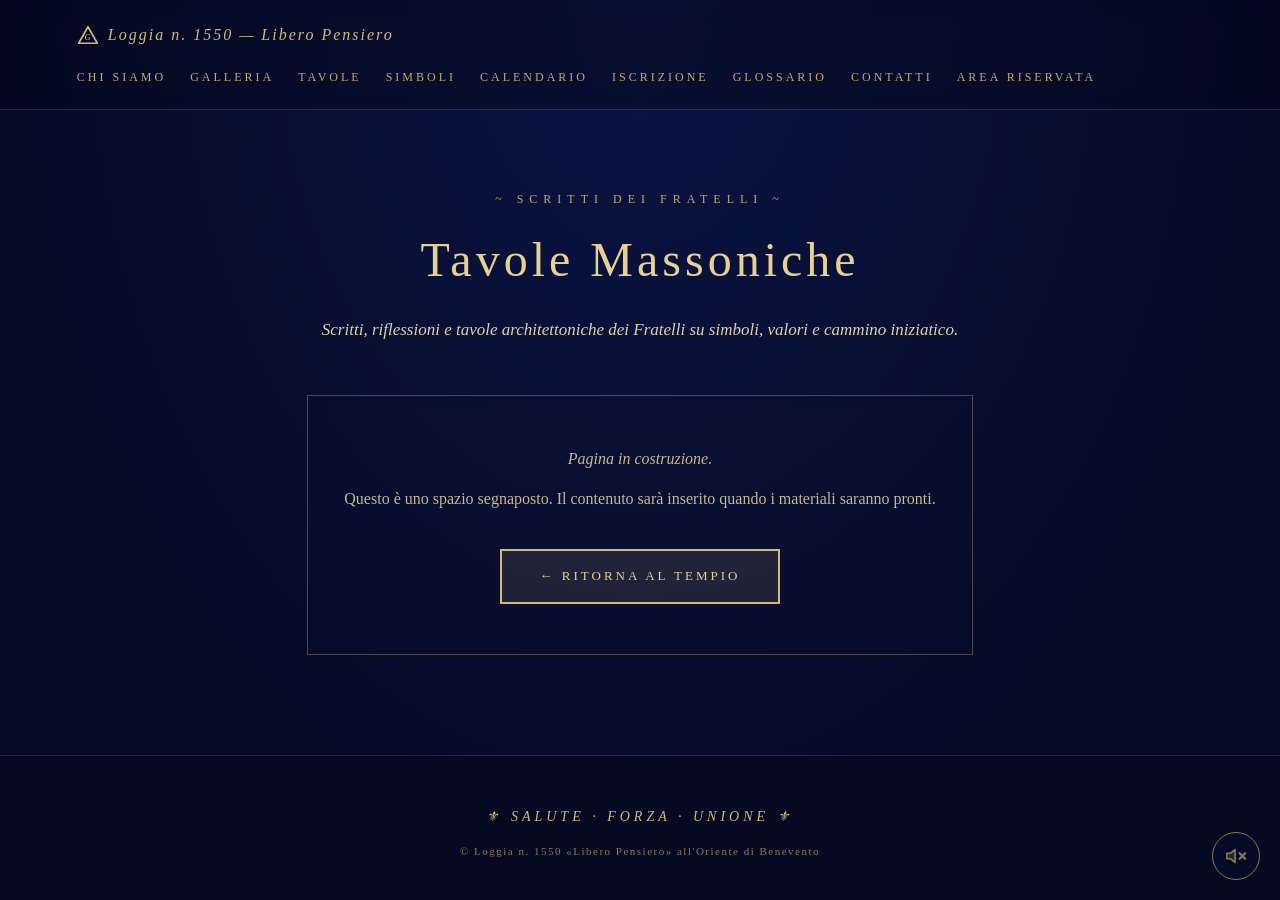
<file: pages/tavole.html>
<!DOCTYPE html>
<html lang="it">
<head>
  <meta charset="UTF-8">
  <meta name="viewport" content="width=device-width, initial-scale=1.0">
  <meta name="theme-color" content="#050a25">
  <title>Tavole Massoniche — Loggia n. 1550</title>
  <meta name="description" content="Scritti, riflessioni e tavole architettoniche dei Fratelli su simboli, valori e cammino iniziatico.">
  <link rel="stylesheet" href="../assets/css/tokens.css">
  <link rel="stylesheet" href="../assets/css/base.css">
  <link rel="stylesheet" href="../assets/css/page.css">
  <link rel="icon" type="image/svg+xml" href="data:image/svg+xml,%3Csvg xmlns='http://www.w3.org/2000/svg' viewBox='0 0 64 64'%3E%3Crect width='64' height='64' fill='%23050a25'/%3E%3Cpolygon points='32,12 11,52 53,52' fill='none' stroke='%23d4b87a' stroke-width='4' stroke-linejoin='round'/%3E%3Ctext x='32' y='47' text-anchor='middle' font-family='Georgia' font-size='26' fill='%23e8cf94'%3EG%3C/text%3E%3C/svg%3E">
</head>
<body class="page-inner">
  <a class="skip-link" href="#main">Salta al contenuto</a>

  <header class="page-header">
    <a href="../index.html" class="page-header__logo"><svg width="22" height="20" viewBox="0 0 40 36" style="vertical-align:-0.18em" aria-hidden="true"><polygon points="20,3 3,33 37,33" fill="none" stroke="#d4b87a" stroke-width="3" stroke-linejoin="round"/><text x="20" y="27" text-anchor="middle" font-family="Georgia,serif" font-size="15" fill="#e8cf94">G</text></svg> Loggia n. 1550 — Libero Pensiero</a>
    <nav class="page-header__nav" aria-label="Navigazione principale">
      <a href="chi-siamo.html">Chi Siamo</a>
      <a href="galleria.html">Galleria</a>
      <a href="tavole.html">Tavole</a>
      <a href="simboli.html">Simboli</a>
      <a href="calendario.html">Calendario</a>
      <a href="iscrizione.html">Iscrizione</a>
      <a href="glossario.html">Glossario</a>
      <a href="contatti.html">Contatti</a>
      <a href="https://area.liberopensierobenevento.com" target="_blank" rel="noopener noreferrer">Area Riservata</a>
    </nav>
  </header>

  <main id="main" class="page-main">
    <div class="page-eyebrow">~ Scritti dei Fratelli ~</div>
    <h1 class="page-title">Tavole Massoniche</h1>
    <p class="page-lead">Scritti, riflessioni e tavole architettoniche dei Fratelli su simboli, valori e cammino iniziatico.</p>

    <div class="page-stub">
      <p><em>Pagina in costruzione.</em></p>
      <p>Questo è uno spazio segnaposto. Il contenuto sarà inserito quando i materiali saranno pronti.</p>
      <a href="../index.html" class="btn btn-primary" style="margin-top:24px;">← Ritorna al Tempio</a>
    </div>
  </main>

  <footer class="site-footer">
    <div class="site-footer__motto">⚜ SALUTE · FORZA · UNIONE ⚜</div>
    <div class="site-footer__copy">© Loggia n. 1550 «Libero Pensiero» all'Oriente di Benevento</div>
  </footer>
  <script src="../assets/js/temple-ambience.js" defer></script>
  <script src="../assets/js/analytics.js" defer></script>
  <script src="../assets/js/page-polish.js" defer></script>
</body>
</html>
</file>
<file: assets/css/tokens.css>
/* ============================================================
   LOGGIA 1550 — LIBERO PENSIERO
   Design tokens condivisi tra tutte le pagine del sito
   ============================================================ */

:root {
  /* --- Palette --- */
  --color-bg-deep:      #050a25;   /* Blu notte profondo (fondo) */
  --color-bg-mid:       #0a1545;   /* Blu volta */
  --color-gold:         #d4b87a;   /* Oro principale */
  --color-gold-light:   #e8cf94;   /* Oro chiaro (titoli) */
  --color-gold-warm:    #c8a868;   /* Oro caldo (eyebrow) */
  --color-gold-pale:    #e3d0a8;   /* Oro pallido (narrazione) */
  --color-ivory:        #faf5e6;   /* Avorio (marmo bianco) */
  --color-cream:        #c8b894;   /* Crema (corpo testo) */
  --color-red-velvet:   #8B0000;   /* Rosso velluto (baldacchino) */
  --color-mosaic-dark:  #080814;   /* Tessere nere mosaico */

  /* --- Tipografia --- */
  --font-serif: 'Georgia', 'Times New Roman', 'Cormorant Garamond', serif;
  --font-display: 'Georgia', serif;

  /* Scala tipografica (mobile-first, scala con clamp) */
  --fs-eyebrow: 12px;
  --fs-body:    16px;
  --fs-lead:    clamp(15px, 1.6vw, 17px);
  --fs-h3:      clamp(18px, 2vw, 20px);
  --fs-h2:      clamp(28px, 4vw, 40px);
  --fs-h1:      clamp(36px, 6vw, 48px);
  --fs-hero:    clamp(44px, 8vw, 88px);

  /* --- Spaziature --- */
  --space-1: 6px;
  --space-2: 12px;
  --space-3: 18px;
  --space-4: 24px;
  --space-5: 36px;
  --space-6: 52px;
  --space-7: 80px;
  --space-8: 120px;

  /* --- Bordi e ombre --- */
  --border-gold: 1.5px solid var(--color-gold);
  --shadow-text-soft:
    0 1px 3px rgba(0, 0, 0, 1),
    0 2px 6px rgba(0, 0, 0, 1),
    0 3px 16px rgba(0, 0, 0, 1),
    0 0 30px rgba(0, 0, 0, 0.85);
  --shadow-text-strong:
    0 1px 3px rgba(0, 0, 0, 1),
    0 2px 6px rgba(0, 0, 0, 1),
    0 4px 20px rgba(0, 0, 0, 1),
    0 0 50px rgba(0, 0, 0, 0.9),
    0 0 35px rgba(212, 184, 122, 0.4);

  /* --- Velocità transizioni --- */
  --t-fast: 0.25s;
  --t-base: 0.4s;
  --t-slow: 1s;
  --t-slower: 1.5s;

  /* --- Letter spacing --- */
  --ls-display: 4px;
  --ls-hero: 10px;
  --ls-eyebrow: 6px;
  --ls-button: 3px;
}

/* Riduzione movimento per chi lo richiede */
@media (prefers-reduced-motion: reduce) {
  *, *::before, *::after {
    animation-duration: 0.01ms !important;
    animation-iteration-count: 1 !important;
    transition-duration: 0.01ms !important;
    scroll-behavior: auto !important;
  }
}
</file>
<file: assets/css/base.css>
/* ============================================================
   LOGGIA 1550 — LIBERO PENSIERO
   Reset + tipografia base condivisa
   ============================================================ */

*, *::before, *::after {
  margin: 0;
  padding: 0;
  box-sizing: border-box;
}

html {
  scroll-behavior: smooth;
}

html, body {
  background: var(--color-bg-deep);
  color: var(--color-gold);
  font-family: var(--font-serif);
  font-size: var(--fs-body);
  line-height: 1.6;
  overflow-x: hidden;
  -webkit-font-smoothing: antialiased;
  -moz-osx-font-smoothing: grayscale;
  text-rendering: optimizeLegibility;
}

img, svg, canvas {
  display: block;
  max-width: 100%;
}

button {
  font-family: inherit;
  cursor: pointer;
  background: none;
  border: none;
  color: inherit;
}

a {
  color: var(--color-gold-light);
  text-decoration: none;
  transition: color var(--t-fast) ease;
}

a:hover {
  color: var(--color-gold);
}

a:focus-visible,
button:focus-visible {
  outline: 2px solid var(--color-gold);
  outline-offset: 4px;
  border-radius: 2px;
}

/* Salta al contenuto (a11y) */
.skip-link {
  position: absolute;
  top: -100px;
  left: 50%;
  transform: translateX(-50%);
  background: var(--color-bg-deep);
  color: var(--color-gold);
  padding: 12px 24px;
  border: var(--border-gold);
  z-index: 9999;
  transition: top var(--t-fast) ease;
}

.skip-link:focus {
  top: 12px;
}

/* Selezione testo */
::selection {
  background: var(--color-gold);
  color: var(--color-bg-deep);
}


/* === AUDIO AMBIENTALE BUTTON (fisso, in basso a destra di ogni pagina) === */
.temple-audio-btn {
  position: fixed;
  bottom: 20px;
  right: 20px;
  z-index: 9000;
  width: 48px;
  height: 48px;
  border-radius: 50%;
  background: rgba(10, 16, 45, 0.78);
  border: 1.5px solid var(--color-gold-warm);
  color: var(--color-gold-warm);
  cursor: pointer;
  backdrop-filter: blur(8px);
  -webkit-backdrop-filter: blur(8px);
  display: flex;
  align-items: center;
  justify-content: center;
  transition: opacity var(--t-fast) ease,
              border-color var(--t-fast) ease,
              color var(--t-fast) ease,
              transform var(--t-fast) ease,
              box-shadow var(--t-fast) ease;
  opacity: 0.7;
  padding: 0;
}

.temple-audio-btn:hover {
  opacity: 1;
  border-color: var(--color-gold);
  color: var(--color-gold-light);
  transform: scale(1.06);
  box-shadow: 0 0 18px rgba(212, 184, 122, 0.4);
}

.temple-audio-btn:focus-visible {
  outline: 2px solid var(--color-gold);
  outline-offset: 4px;
}

.temple-audio-btn .aud-icon {
  width: 22px;
  height: 22px;
  display: block;
}

.temple-audio-btn .aud-icon--on { display: none; }
.temple-audio-btn.is-playing .aud-icon--off { display: none; }
.temple-audio-btn.is-playing .aud-icon--on { display: block; }

.temple-audio-btn.is-playing {
  opacity: 1;
  border-color: var(--color-gold-light);
  color: var(--color-gold-light);
  animation: audio-pulse 2.4s ease-in-out infinite;
}

@keyframes audio-pulse {
  0%, 100% { box-shadow: 0 0 14px rgba(212, 184, 122, 0.35); }
  50%      { box-shadow: 0 0 24px rgba(212, 184, 122, 0.65); }
}

/* Tooltip che appare a sinistra del bottone */
.temple-audio-btn__label {
  position: absolute;
  right: calc(100% + 12px);
  top: 50%;
  transform: translateY(-50%) translateX(8px);
  white-space: nowrap;
  background: rgba(10, 16, 45, 0.92);
  border: 1px solid var(--color-gold-warm);
  padding: 7px 14px;
  font-family: var(--font-display);
  font-style: italic;
  font-size: 12px;
  letter-spacing: 1.2px;
  color: var(--color-gold-warm);
  opacity: 0;
  pointer-events: none;
  transition: opacity var(--t-fast) ease, transform var(--t-fast) ease;
  border-radius: 2px;
  backdrop-filter: blur(6px);
}

.temple-audio-btn:hover .temple-audio-btn__label,
.temple-audio-btn:focus-visible .temple-audio-btn__label {
  opacity: 1;
  transform: translateY(-50%) translateX(0);
}

@media (max-width: 768px) {
  .temple-audio-btn {
    bottom: 16px;
    right: 16px;
    width: 44px;
    height: 44px;
  }
  .temple-audio-btn .aud-icon {
    width: 20px;
    height: 20px;
  }
  /* Su mobile nascondo il tooltip (lo spazio e' poco e si tocca direttamente) */
  .temple-audio-btn__label { display: none; }
}


.temple-audio-btn.is-loading {
  animation: audio-pulse 1.0s ease-in-out infinite;
}

.temple-audio-btn.is-loading .aud-icon {
  opacity: 0.6;
  animation: spin-soft 1.5s linear infinite;
}

@keyframes spin-soft {
  from { transform: rotate(0deg); }
  to   { transform: rotate(360deg); }
}


.temple-audio-btn.is-error {
  border-color: #d44040 !important;
  color: #e88a8a !important;
  animation: none !important;
  box-shadow: 0 0 14px rgba(212, 64, 64, 0.4);
}

.temple-audio-btn[data-force-tooltip] .temple-audio-btn__label {
  opacity: 1;
  transform: translateY(-50%) translateX(0);
}


/* === TOOLTIP INTERATTIVI sul Tempio 3D === */
.temple-tooltip {
  position: fixed;
  top: 0;
  left: 0;
  z-index: 8500;
  max-width: 320px;
  background: rgba(10, 16, 45, 0.94);
  border: 1px solid rgba(212, 184, 122, 0.55);
  box-shadow: 0 8px 30px rgba(0, 0, 0, 0.45),
              0 0 24px rgba(212, 184, 122, 0.18);
  border-radius: 4px;
  padding: 12px 16px;
  pointer-events: none;
  opacity: 0;
  transform: translateY(-6px);
  transition: opacity var(--t-fast) ease, transform var(--t-fast) ease;
  backdrop-filter: blur(10px);
  -webkit-backdrop-filter: blur(10px);
}
.temple-tooltip.show {
  opacity: 1;
  transform: translateY(0);
}
.temple-tooltip__title {
  font-family: var(--font-display);
  font-style: italic;
  font-weight: 700;
  font-size: 14px;
  letter-spacing: 2.5px;
  color: var(--color-gold-light);
  text-transform: uppercase;
  margin-bottom: 6px;
  text-shadow: 0 0 12px rgba(212, 184, 122, 0.4);
}
.temple-tooltip__text {
  font-family: var(--font-display);
  font-style: italic;
  font-size: 13px;
  line-height: 1.55;
  color: var(--color-gold-pale);
}

@media (max-width: 768px) {
  .temple-tooltip {
    max-width: calc(100vw - 32px);
    font-size: 12px;
    padding: 10px 14px;
  }
  .temple-tooltip__title { font-size: 13px; letter-spacing: 2px; }
  .temple-tooltip__text { font-size: 12px; }
}


/* === ESPLORAZIONE LIBERA: bottoni e hint === */
.explore-enter-btn {
  position: fixed;
  bottom: 100px;
  right: 20px;
  z-index: 8800;
  display: inline-flex;
  align-items: center;
  gap: 10px;
  padding: 12px 22px;
  background: rgba(10, 16, 45, 0.85);
  border: 1.5px solid var(--color-gold-warm);
  color: var(--color-gold-light);
  font-family: var(--font-display);
  font-style: italic;
  font-size: 13px;
  letter-spacing: 1.5px;
  text-transform: uppercase;
  cursor: pointer;
  backdrop-filter: blur(10px);
  -webkit-backdrop-filter: blur(10px);
  border-radius: 4px;
  opacity: 0;
  pointer-events: none;
  transform: translateY(20px);
  transition: opacity var(--t-base) ease, transform var(--t-base) ease;
  box-shadow: 0 8px 20px rgba(0,0,0,0.4), 0 0 18px rgba(212,184,122,0.2);
}
.explore-enter-btn.visible {
  opacity: 1;
  pointer-events: auto;
  transform: translateY(0);
  animation: explore-pulse 2.4s ease-in-out infinite;
}
.explore-enter-btn:hover {
  background: rgba(212,184,122,0.18);
  border-color: var(--color-gold);
  transform: translateY(-2px);
}
.explore-enter-btn__icon {
  font-size: 20px;
  line-height: 1;
}
@keyframes explore-pulse {
  0%, 100% { box-shadow: 0 8px 20px rgba(0,0,0,0.4), 0 0 14px rgba(212,184,122,0.2); }
  50%      { box-shadow: 0 8px 20px rgba(0,0,0,0.4), 0 0 28px rgba(212,184,122,0.5); }
}

.explore-exit-btn {
  position: fixed;
  top: 20px;
  left: 20px;
  z-index: 8800;
  display: none;
  align-items: center;
  gap: 8px;
  padding: 10px 18px;
  background: rgba(10, 16, 45, 0.85);
  border: 1.5px solid var(--color-gold-warm);
  color: var(--color-gold-light);
  font-family: var(--font-display);
  font-style: italic;
  font-size: 12px;
  letter-spacing: 2px;
  text-transform: uppercase;
  cursor: pointer;
  backdrop-filter: blur(10px);
  border-radius: 3px;
}
body.explore-active .explore-exit-btn { display: inline-flex; }
body.explore-active .explore-enter-btn { display: none; }
.explore-exit-btn:hover {
  background: rgba(212,184,122,0.18);
  border-color: var(--color-gold);
}

body.explore-active #canvas3d {
  cursor: grab;
}

/* Sezioni narrative nascoste durante esplorazione libera */
body.explore-active section.scene-section,
body.explore-active .progress-bar,
body.explore-active .site-footer {
  pointer-events: none;
  opacity: 0;
  transition: opacity 0.6s ease;
}

.explore-hint {
  position: fixed;
  top: 50%;
  left: 50%;
  transform: translate(-50%, -50%) translateY(40px);
  z-index: 8700;
  padding: 14px 24px;
  background: rgba(10, 16, 45, 0.92);
  border: 1px solid var(--color-gold-warm);
  color: var(--color-gold-light);
  font-family: var(--font-display);
  font-style: italic;
  font-size: 13px;
  letter-spacing: 1.5px;
  text-align: center;
  border-radius: 4px;
  backdrop-filter: blur(10px);
  opacity: 0;
  pointer-events: none;
  transition: opacity 0.5s ease, transform 0.5s ease;
  box-shadow: 0 0 24px rgba(212,184,122,0.25);
}
.explore-hint.show {
  opacity: 1;
  transform: translate(-50%, -50%) translateY(0);
}
.explore-hint__icon {
  font-size: 18px;
  margin-right: 6px;
  vertical-align: middle;
  color: var(--color-gold);
}

@media (max-width: 768px) {
  .explore-enter-btn {
    bottom: 80px;
    right: 12px;
    padding: 10px 16px;
    font-size: 11px;
  }
  .explore-exit-btn {
    top: 12px;
    left: 12px;
    font-size: 11px;
  }
  .explore-hint {
    width: calc(100% - 32px);
    max-width: 360px;
    font-size: 12px;
  }
}


/* === EASTER EGG: citazioni segrete in overlay === */
.secret-overlay {
  position: fixed;
  inset: 0;
  z-index: 9500;
  background: rgba(5, 10, 37, 0.78);
  backdrop-filter: blur(8px);
  -webkit-backdrop-filter: blur(8px);
  display: flex;
  align-items: center;
  justify-content: center;
  padding: 28px;
  opacity: 0;
  visibility: hidden;
  pointer-events: none;
  transition: opacity 0.6s ease, visibility 0.6s ease;
}
.secret-overlay.show {
  opacity: 1;
  visibility: visible;
  pointer-events: auto;
}
.secret-overlay__inner {
  position: relative;
  max-width: 560px;
  padding: 48px 38px 38px;
  background: linear-gradient(180deg, rgba(10, 16, 45, 0.96), rgba(5, 9, 30, 0.98));
  border: 1px solid var(--color-gold-warm);
  border-radius: 4px;
  box-shadow: 0 12px 50px rgba(0, 0, 0, 0.7),
              0 0 36px rgba(212, 184, 122, 0.25);
  text-align: center;
  transform: translateY(20px) scale(0.96);
  transition: transform 0.7s cubic-bezier(0.4, 0, 0.2, 1);
}
.secret-overlay.show .secret-overlay__inner {
  transform: translateY(0) scale(1);
}
.secret-overlay__symbol {
  font-family: var(--font-display);
  font-size: 56px;
  color: var(--color-gold-light);
  text-shadow: 0 0 30px rgba(212, 184, 122, 0.7);
  margin-bottom: 16px;
  line-height: 1;
  animation: pulse 2.4s ease-in-out infinite;
}
.secret-overlay__title {
  font-family: var(--font-display);
  font-style: italic;
  font-size: clamp(20px, 3.5vw, 26px);
  letter-spacing: 3px;
  color: var(--color-gold-light);
  margin-bottom: 22px;
  text-shadow: 0 0 18px rgba(212, 184, 122, 0.4);
}
.secret-overlay__text {
  font-family: var(--font-display);
  font-style: italic;
  font-size: clamp(15px, 2.2vw, 17px);
  line-height: 1.85;
  color: var(--color-gold-pale);
  text-shadow: var(--shadow-text-soft);
}
.secret-overlay__close {
  position: absolute;
  top: 8px;
  right: 14px;
  background: transparent;
  border: none;
  color: var(--color-gold-warm);
  font-size: 30px;
  line-height: 1;
  cursor: pointer;
  padding: 6px 10px;
  transition: color var(--t-fast) ease, transform var(--t-fast) ease;
}
.secret-overlay__close:hover {
  color: var(--color-gold-light);
  transform: scale(1.15);
}
@media (max-width: 768px) {
  .secret-overlay__inner { padding: 36px 24px 28px; }
  .secret-overlay__symbol { font-size: 44px; }
}


/* === AUDIO VISUALIZER (sotto il bottone audio) === */
.temple-audio-viz {
  position: fixed;
  bottom: 76px;
  right: 8px;
  z-index: 8999;
  width: 72px;
  height: 72px;
  pointer-events: none;
  opacity: 0;
  transform: scale(0.7);
  transition: opacity 0.6s ease, transform 0.6s ease;
}
.temple-audio-viz.is-active {
  opacity: 0.85;
  transform: scale(1);
}
@media (max-width: 768px) {
  .temple-audio-viz {
    bottom: 64px;
    right: 4px;
    width: 60px;
    height: 60px;
  }
}


/* ============================================================
   MODALITÀ GIORNO/NOTTE DEL TEMPIO — bottone in alto a destra
   ============================================================ */
.temple-daynight-btn {
  position: fixed;
  top: 16px;
  right: 16px;
  z-index: 9001;
  display: inline-flex;
  align-items: center;
  gap: 8px;
  padding: 9px 14px;
  border-radius: 999px;
  border: 1px solid rgba(212, 175, 55, 0.45);
  background: rgba(5, 10, 37, 0.78);
  backdrop-filter: blur(10px);
  -webkit-backdrop-filter: blur(10px);
  color: rgba(212, 175, 55, 0.95);
  font-family: var(--font-body, Georgia, serif);
  font-size: 12px;
  letter-spacing: 0.08em;
  text-transform: uppercase;
  cursor: pointer;
  transition: background 0.3s ease, transform 0.3s ease, border-color 0.3s ease, color 0.3s ease;
  box-shadow: 0 6px 22px rgba(0,0,0,0.35);
}
.temple-daynight-btn:hover {
  transform: translateY(-1px);
  border-color: rgba(212, 175, 55, 0.85);
  background: rgba(5, 10, 37, 0.92);
}
.temple-daynight-btn:focus-visible {
  outline: 2px solid #d4af37;
  outline-offset: 3px;
}
.temple-daynight-btn .dn-icon {
  width: 18px;
  height: 18px;
  display: block;
  transition: opacity 0.3s ease, transform 0.4s ease;
}
.temple-daynight-btn .dn-icon--sun { display: none; }
.temple-daynight-btn.is-day .dn-icon--moon { display: none; }
.temple-daynight-btn.is-day .dn-icon--sun  { display: block; }

/* Stile giorno: chiarisce il bottone */
.temple-daynight-btn.is-day {
  border-color: rgba(212, 175, 55, 0.7);
  background: rgba(240, 230, 200, 0.85);
  color: rgba(80, 50, 20, 0.9);
}

.temple-daynight-btn__label {
  display: inline-block;
}
@media (max-width: 768px) {
  .temple-daynight-btn {
    top: 12px;
    right: 12px;
    padding: 8px 11px;
    font-size: 11px;
  }
  .temple-daynight-btn__label { display: none; }
}


/* ============================================================
   PAGE POLISH — fade transitions, back-to-top, reveal animations
   ============================================================ */

/* Fade transitions di pagina — solo in fade-out, mai in fade-in
   (per evitare di nascondere la pagina se il JS non parte) */
html.page-fade-out body {
  opacity: 0;
  transition: opacity 0.28s ease-in;
}
@media (prefers-reduced-motion: reduce) {
  html.page-fade-out body {
    opacity: 1;
    transition: none;
  }
}

/* Bottone Torna Su */
.back-to-top {
  position: fixed;
  bottom: 24px;
  left: 24px;
  z-index: 8800;
  width: 44px;
  height: 44px;
  border-radius: 50%;
  border: 1px solid rgba(212, 175, 55, 0.4);
  background: rgba(5, 10, 37, 0.85);
  backdrop-filter: blur(10px);
  -webkit-backdrop-filter: blur(10px);
  color: rgba(212, 175, 55, 0.95);
  cursor: pointer;
  opacity: 0;
  pointer-events: none;
  transform: translateY(8px) scale(0.92);
  transition: opacity 0.3s ease, transform 0.3s ease, border-color 0.3s ease, background 0.3s ease;
  box-shadow: 0 6px 18px rgba(0,0,0,0.3);
  display: flex;
  align-items: center;
  justify-content: center;
}
.back-to-top svg {
  width: 22px;
  height: 22px;
  display: block;
}
.back-to-top.is-visible {
  opacity: 0.92;
  pointer-events: auto;
  transform: translateY(0) scale(1);
}
.back-to-top:hover {
  opacity: 1;
  border-color: rgba(212, 175, 55, 0.85);
  background: rgba(15, 22, 60, 0.95);
  transform: translateY(-2px);
}
.back-to-top:focus-visible {
  outline: 2px solid #d4af37;
  outline-offset: 3px;
}
@media (max-width: 768px) {
  .back-to-top {
    bottom: 20px;
    left: 16px;
    width: 40px;
    height: 40px;
  }
  .back-to-top svg { width: 20px; height: 20px; }
}

/* Reveal progressivo via IntersectionObserver */
.reveal-pending {
  opacity: 0;
  transform: translateY(18px);
  transition: opacity 0.6s ease-out, transform 0.6s ease-out;
}
.reveal-pending.is-revealed {
  opacity: 1;
  transform: translateY(0);
}
@media (prefers-reduced-motion: reduce) {
  .reveal-pending,
  .reveal-pending.is-revealed {
    opacity: 1;
    transform: none;
    transition: none;
  }
}

/* Refinement tooltip 3D — animazione apparizione più morbida */
.temple-tooltip {
  transition: opacity 0.22s ease, transform 0.22s cubic-bezier(0.2, 0.8, 0.2, 1) !important;
}
</file>
<file: assets/css/page.css>
/* ============================================================
   LOGGIA 1550 — LIBERO PENSIERO
   Stili condivisi delle pagine interne (no 3D)
   ============================================================ */

body.page-inner {
  background: radial-gradient(ellipse at top, #0a1545 0%, var(--color-bg-deep) 70%);
  min-height: 100vh;
  display: flex;
  flex-direction: column;
}

/* === HEADER === */
.page-header {
  padding: 22px 6vw;
  display: flex;
  justify-content: space-between;
  align-items: center;
  flex-wrap: wrap;
  gap: 20px;
  border-bottom: 1px solid rgba(212, 184, 122, 0.2);
  background: rgba(5, 9, 30, 0.5);
  backdrop-filter: blur(10px);
  -webkit-backdrop-filter: blur(10px);
  position: sticky;
  top: 0;
  z-index: 50;
}

.page-header__logo {
  font-family: var(--font-display);
  font-style: italic;
  font-size: 16px;
  letter-spacing: 2px;
  color: var(--color-gold);
  display: inline-flex;
  align-items: center;
  gap: 9px;
  white-space: nowrap;
  flex-shrink: 0;
}

.page-header__nav {
  display: flex;
  flex-wrap: wrap;
  gap: 24px;
}

.page-header__nav a {
  color: var(--color-gold-warm);
  text-transform: uppercase;
  font-size: 12px;
  letter-spacing: 3px;
}

.page-header__nav a:hover {
  color: var(--color-gold-light);
}

/* === MAIN === */
.page-main {
  flex: 1;
  max-width: 820px;
  margin: 0 auto;
  padding: 80px 6vw 100px;
  text-align: center;
}

.page-eyebrow {
  font-size: var(--fs-eyebrow);
  letter-spacing: var(--ls-eyebrow);
  color: var(--color-gold-warm);
  margin-bottom: 22px;
  text-transform: uppercase;
}

.page-title {
  font-family: var(--font-display);
  font-weight: normal;
  font-size: var(--fs-h1);
  letter-spacing: var(--ls-display);
  color: var(--color-gold-light);
  margin-bottom: 26px;
  line-height: 1.2;
}

.page-lead {
  font-size: var(--fs-lead);
  font-style: italic;
  color: var(--color-gold-pale);
  line-height: 1.8;
  margin-bottom: 50px;
  max-width: 640px;
  margin-left: auto;
  margin-right: auto;
}

.page-stub {
  border: 1px solid rgba(212, 184, 122, 0.35);
  background: rgba(10, 16, 45, 0.4);
  padding: 50px 36px;
  margin-top: 40px;
  backdrop-filter: blur(4px);
  -webkit-backdrop-filter: blur(4px);
}

.page-stub p {
  margin-bottom: 14px;
  color: var(--color-cream);
}

/* Bottoni: riusa stessi stili della home */
.btn {
  display: inline-block;
  background: rgba(212, 184, 122, 0.08);
  color: var(--color-gold-light);
  border: var(--border-gold);
  padding: 15px 38px;
  font-size: 13px;
  font-family: var(--font-display);
  letter-spacing: var(--ls-button);
  text-transform: uppercase;
  text-decoration: none;
  cursor: pointer;
  transition: all var(--t-base) ease;
}

.btn:hover,
.btn:focus-visible {
  background: rgba(212, 184, 122, 0.2);
  box-shadow: 0 0 30px rgba(212, 184, 122, 0.5);
  transform: translateY(-2px);
  letter-spacing: 4px;
}

.btn-primary {
  border-width: 2px;
  background: rgba(212, 184, 122, 0.12);
}

/* === FOOTER === */
.site-footer {
  padding: 50px 4vw 40px;
  text-align: center;
  border-top: 1px solid rgba(212, 184, 122, 0.15);
  background: rgba(5, 9, 30, 0.6);
}

.site-footer__motto {
  font-family: var(--font-display);
  font-style: italic;
  letter-spacing: 4px;
  color: var(--color-gold);
  margin-bottom: 14px;
  font-size: 14px;
}

.site-footer__copy {
  font-size: 11px;
  letter-spacing: 1.5px;
  color: var(--color-gold-warm);
  opacity: 0.7;
}

/* === MOBILE === */
@media (max-width: 768px) {
  .page-header {
    flex-direction: column;
    align-items: flex-start;
    padding: 16px 6vw;
  }
  .page-header__nav {
    gap: 14px;
    flex-wrap: wrap;
  }
  .page-header__nav a {
    font-size: 11px;
    letter-spacing: 2px;
  }
  .page-main {
    padding: 50px 6vw 70px;
  }
  .page-stub {
    padding: 36px 22px;
  }
}
</file>
<file: assets/css/glossary.css>
/* === GLOSSARIO === */
.glossary-body {
  background: radial-gradient(ellipse at top, #0a1545 0%, var(--color-bg-deep) 70%);
}

.glossary-main {
  max-width: 880px;
}

.glossary-search-wrap {
  position: relative;
  max-width: 480px;
  margin: 0 auto 28px;
}

.glossary-search {
  width: 100%;
  background: rgba(10, 16, 45, 0.5);
  border: 1px solid rgba(212, 184, 122, 0.4);
  color: var(--color-gold-light);
  font-family: var(--font-display);
  font-style: italic;
  font-size: 15px;
  padding: 12px 18px 12px 44px;
  border-radius: 4px;
  outline: none;
  letter-spacing: 0.5px;
  transition: border-color var(--t-fast) ease;
}

.glossary-search::placeholder {
  color: var(--color-gold-warm);
  opacity: 0.6;
}

.glossary-search:focus {
  border-color: var(--color-gold);
  box-shadow: 0 0 16px rgba(212, 184, 122, 0.2);
}

.glossary-search-icon {
  position: absolute;
  left: 16px;
  top: 50%;
  transform: translateY(-50%);
  color: var(--color-gold-warm);
  font-size: 22px;
  pointer-events: none;
}

.glossary-alphabet {
  display: flex;
  flex-wrap: wrap;
  justify-content: center;
  gap: 4px;
  margin-bottom: 36px;
  padding: 12px 0;
  border-top: 1px solid rgba(212, 184, 122, 0.15);
  border-bottom: 1px solid rgba(212, 184, 122, 0.15);
}

.glossary-alphabet__letter {
  font-family: var(--font-display);
  font-style: italic;
  font-size: 16px;
  color: var(--color-gold-warm);
  padding: 6px 12px;
  border-radius: 3px;
  transition: all var(--t-fast) ease;
  text-decoration: none;
  cursor: pointer;
}

.glossary-alphabet__letter:hover {
  background: rgba(212, 184, 122, 0.15);
  color: var(--color-gold-light);
  transform: translateY(-1px);
}

.glossary-list {
  text-align: left;
}

.glossary-list dt {
  margin-top: 28px;
  padding-bottom: 6px;
  border-bottom: 1px solid rgba(212, 184, 122, 0.2);
}

.glossary-term {
  font-family: var(--font-display);
  font-style: italic;
  font-size: 19px;
  font-weight: 700;
  color: var(--color-gold-light);
  letter-spacing: 1px;
  text-shadow: 0 1px 4px rgba(0, 0, 0, 0.6);
}

.glossary-list dd {
  margin: 12px 0 0 0;
  font-family: var(--font-serif);
  font-size: 15px;
  line-height: 1.75;
  color: var(--color-cream);
}

.glossary-list dd em {
  color: var(--color-gold-pale);
  font-style: italic;
}

.glossary-list dd strong {
  color: var(--color-gold-light);
  font-weight: 600;
}

.glossary-footer {
  margin-top: 60px;
  padding-top: 28px;
  border-top: 1px solid rgba(212, 184, 122, 0.2);
  text-align: center;
}

.glossary-footer p {
  font-family: var(--font-display);
  font-style: italic;
  color: var(--color-gold-warm);
  font-size: 13px;
  margin-bottom: 22px;
  opacity: 0.85;
}

@media (max-width: 768px) {
  .glossary-term { font-size: 17px; }
  .glossary-list dd { font-size: 14px; line-height: 1.7; }
  .glossary-alphabet__letter { font-size: 14px; padding: 4px 9px; }
}
</file>
<file: assets/css/quiz.css>
/* ============================================================
   LOGGIA 1550 — LIBERO PENSIERO
   Stili del Quiz del Vero Massone
   ============================================================ */

body.quiz-body {
  background:
    radial-gradient(ellipse at top, rgba(10, 21, 69, 0.6) 0%, transparent 70%),
    radial-gradient(ellipse at bottom, rgba(212, 184, 122, 0.04) 0%, transparent 60%),
    var(--color-bg-deep);
  min-height: 100vh;
  background-attachment: fixed;
  position: relative;
  overflow-x: hidden;
}

/* Cielo stellato decorativo di sfondo */
body.quiz-body::before {
  content: '';
  position: fixed;
  inset: 0;
  background-image:
    radial-gradient(1px 1px at 20% 30%, rgba(255, 235, 153, 0.6), transparent),
    radial-gradient(1px 1px at 60% 70%, rgba(255, 235, 153, 0.5), transparent),
    radial-gradient(2px 2px at 80% 10%, rgba(255, 245, 200, 0.8), transparent),
    radial-gradient(1px 1px at 40% 80%, rgba(212, 184, 122, 0.7), transparent),
    radial-gradient(1px 1px at 90% 50%, rgba(255, 235, 153, 0.5), transparent),
    radial-gradient(2px 2px at 15% 60%, rgba(255, 245, 200, 0.6), transparent),
    radial-gradient(1px 1px at 70% 25%, rgba(255, 235, 153, 0.5), transparent),
    radial-gradient(1px 1px at 35% 15%, rgba(212, 184, 122, 0.6), transparent);
  background-size: 100% 100%;
  z-index: 0;
  pointer-events: none;
  animation: twinkle 8s ease-in-out infinite alternate;
}

@keyframes twinkle {
  from { opacity: 0.6; }
  to   { opacity: 1; }
}

/* === LAYOUT === */
.quiz-stage {
  position: relative;
  z-index: 2;
  max-width: 760px;
  margin: 0 auto;
  padding: 60px 6vw 80px;
  text-align: center;
  min-height: 100vh;
  display: flex;
  flex-direction: column;
  justify-content: center;
}

.quiz-back {
  position: absolute;
  top: 24px;
  left: 6vw;
  font-size: 12px;
  letter-spacing: 3px;
  color: var(--color-gold-warm);
  text-transform: uppercase;
}

.quiz-back:hover { color: var(--color-gold-light); }

/* === LANDING (intro) === */
.quiz-landing__symbol {
  font-family: var(--font-display);
  font-style: italic;
  font-size: 96px;
  color: var(--color-gold-light);
  text-shadow: 0 0 50px rgba(212, 184, 122, 0.6);
  line-height: 1;
  margin-bottom: 30px;
  animation: glow 3s ease-in-out infinite alternate;
}

@keyframes glow {
  from { text-shadow: 0 0 30px rgba(212, 184, 122, 0.4); }
  to   { text-shadow: 0 0 60px rgba(212, 184, 122, 0.9), 0 0 100px rgba(212, 184, 122, 0.3); }
}

.quiz-title {
  font-family: var(--font-display);
  font-weight: normal;
  font-size: clamp(28px, 5vw, 48px);
  letter-spacing: 8px;
  color: var(--color-gold-light);
  margin-bottom: 14px;
  text-shadow: var(--shadow-text-strong);
}

.quiz-subtitle {
  font-family: var(--font-display);
  font-style: italic;
  font-size: 16px;
  letter-spacing: 4px;
  color: var(--color-gold-warm);
  margin-bottom: 50px;
  text-transform: lowercase;
}

.quiz-narration {
  font-family: var(--font-display);
  font-style: italic;
  font-size: var(--fs-lead);
  color: var(--color-gold-pale);
  line-height: 1.9;
  max-width: 620px;
  margin: 0 auto 18px;
  text-shadow: var(--shadow-text-soft);
}

.quiz-narration + .quiz-narration { margin-top: 22px; }

.quiz-narration--whisper {
  font-size: 14px;
  letter-spacing: 3px;
  color: var(--color-gold-warm);
  margin-top: 36px;
}

/* === PROVA STAGE === */
.prova-label {
  font-size: 13px;
  letter-spacing: 6px;
  color: var(--color-gold-warm);
  text-transform: uppercase;
  margin-bottom: 18px;
  opacity: 0;
  animation: fade-in 0.8s ease 0.1s forwards;
}

.prova-name {
  font-family: var(--font-display);
  font-style: italic;
  font-size: clamp(26px, 4.5vw, 42px);
  letter-spacing: 3px;
  color: var(--color-gold-light);
  margin-bottom: 28px;
  text-shadow: var(--shadow-text-strong);
  opacity: 0;
  animation: fade-in 1s ease 0.25s forwards;
}

.prova-narration {
  font-family: var(--font-display);
  font-style: italic;
  font-size: 17px;
  color: var(--color-gold-pale);
  line-height: 1.8;
  max-width: 620px;
  margin: 0 auto 36px;
  text-shadow: var(--shadow-text-soft);
  opacity: 0;
  animation: fade-in 1s ease 0.4s forwards;
}

/* === ILLUSTRAZIONE 2D sopra la domanda === */
.prova-illustration {
  max-width: 580px;
  margin: 26px auto 8px;
  padding: 0;
  border: 1px solid rgba(212, 184, 122, 0.3);
  background: rgba(5, 9, 30, 0.55);
  border-radius: 4px;
  overflow: hidden;
  opacity: 0;
  animation: fade-in 1s ease 0.35s forwards;
  box-shadow: 0 4px 20px rgba(0, 0, 0, 0.4);
}
.prova-illustration__svg {
  display: block;
  width: 100%;
  height: auto;
}
@media (max-width: 768px) {
  .prova-illustration {
    margin: 18px auto 6px;
  }
}

/* === EPIGRAFE TEMATICA sopra la domanda === */
.prova-epigraph {
  font-family: var(--font-display);
  font-style: italic;
  font-size: 15px;
  line-height: 1.7;
  color: var(--color-gold-warm);
  border-left: 2px solid rgba(212, 184, 122, 0.55);
  padding: 8px 18px 8px 22px;
  margin: 18px auto 24px;
  max-width: 580px;
  text-align: left;
  text-shadow: 0 1px 3px rgba(0, 0, 0, 0.6);
  opacity: 0;
  animation: fade-in 1s ease 0.48s forwards;
  letter-spacing: 0.3px;
}

@media (max-width: 768px) {
  .prova-epigraph {
    font-size: 14px;
    padding: 6px 14px 6px 16px;
    margin: 14px auto 18px;
  }
}

.prova-question {
  font-size: 18px;
  color: var(--color-gold-light);
  line-height: 1.6;
  max-width: 620px;
  margin: 0 auto 32px;
  letter-spacing: 0.5px;
  text-shadow: var(--shadow-text-soft);
  opacity: 0;
  animation: fade-in 1s ease 0.55s forwards;
}

/* === OPZIONI === */
.prova-options {
  display: flex;
  flex-direction: column;
  gap: 14px;
  max-width: 540px;
  margin: 0 auto 30px;
  opacity: 0;
  animation: fade-in 1s ease 0.7s forwards;
}

.prova-option {
  background: rgba(10, 16, 45, 0.55);
  border: 1px solid rgba(212, 184, 122, 0.35);
  color: var(--color-gold-light);
  padding: 18px 24px;
  font-family: var(--font-serif);
  font-size: 15px;
  letter-spacing: 0.5px;
  cursor: pointer;
  transition: all var(--t-base) ease;
  text-align: left;
  display: flex;
  align-items: center;
  gap: 16px;
  backdrop-filter: blur(6px);
  -webkit-backdrop-filter: blur(6px);
  width: 100%;
}

.prova-option__bullet {
  display: inline-flex;
  align-items: center;
  justify-content: center;
  min-width: 32px;
  height: 32px;
  border: 1px solid var(--color-gold-warm);
  border-radius: 50%;
  font-family: var(--font-display);
  font-style: italic;
  font-size: 14px;
  color: var(--color-gold-warm);
  flex-shrink: 0;
}

.prova-option:hover:not(:disabled),
.prova-option:focus-visible:not(:disabled) {
  border-color: var(--color-gold);
  background: rgba(212, 184, 122, 0.1);
  transform: translateX(6px);
}

.prova-option:hover:not(:disabled) .prova-option__bullet,
.prova-option:focus-visible:not(:disabled) .prova-option__bullet {
  border-color: var(--color-gold-light);
  color: var(--color-gold-light);
}

/* Stati di risposta */
.prova-option.correct {
  border-color: rgba(135, 200, 140, 0.85);
  background: rgba(50, 90, 60, 0.35);
  color: #c8e8c8;
}

.prova-option.correct .prova-option__bullet {
  border-color: rgba(135, 200, 140, 0.9);
  color: #c8e8c8;
}

.prova-option.wrong {
  border-color: rgba(200, 100, 100, 0.85);
  background: rgba(90, 50, 50, 0.35);
  color: #e8c8c8;
}

.prova-option.wrong .prova-option__bullet {
  border-color: rgba(200, 100, 100, 0.9);
  color: #e8c8c8;
}

.prova-option:disabled {
  cursor: default;
  pointer-events: none;
  opacity: 0.55;
}

.prova-option.correct,
.prova-option.wrong { opacity: 1; }

/* === FEEDBACK === */
.prova-feedback {
  margin: 24px auto 0;
  max-width: 560px;
  padding: 20px 26px;
  border: 1px solid rgba(212, 184, 122, 0.35);
  background: rgba(10, 16, 45, 0.5);
  backdrop-filter: blur(8px);
  -webkit-backdrop-filter: blur(8px);
  font-style: italic;
  color: var(--color-gold-pale);
  line-height: 1.7;
  font-size: 15px;
  text-align: left;
  opacity: 0;
  transform: translateY(8px);
  transition: opacity 0.5s ease, transform 0.5s ease;
  text-shadow: 0 1px 3px rgba(0, 0, 0, 0.8);
}

.prova-feedback.show {
  opacity: 1;
  transform: translateY(0);
}

.prova-feedback__verdict {
  font-family: var(--font-display);
  font-weight: normal;
  font-size: 16px;
  letter-spacing: 3px;
  color: var(--color-gold-light);
  margin-bottom: 10px;
  text-transform: uppercase;
}

.prova-feedback.correct .prova-feedback__verdict { color: #c8e8c8; }
.prova-feedback.wrong   .prova-feedback__verdict { color: #e8c8c8; }

/* === BOTTONI === */
.quiz-actions {
  margin-top: 30px;
  display: flex;
  gap: 16px;
  justify-content: center;
  flex-wrap: wrap;
}

.quiz-btn {
  display: inline-block;
  background: rgba(212, 184, 122, 0.08);
  color: var(--color-gold-light);
  border: var(--border-gold);
  padding: 15px 38px;
  font-size: 13px;
  font-family: var(--font-display);
  letter-spacing: var(--ls-button);
  text-transform: uppercase;
  text-decoration: none;
  cursor: pointer;
  transition: all var(--t-base) ease;
  backdrop-filter: blur(4px);
  -webkit-backdrop-filter: blur(4px);
}

.quiz-btn:hover,
.quiz-btn:focus-visible {
  background: rgba(212, 184, 122, 0.22);
  box-shadow: 0 0 30px rgba(212, 184, 122, 0.5);
  transform: translateY(-2px);
  letter-spacing: 4px;
}

.quiz-btn--primary {
  border-width: 2px;
  background: rgba(212, 184, 122, 0.12);
}

.quiz-btn--ghost {
  border-color: rgba(212, 184, 122, 0.35);
  color: var(--color-gold-warm);
}

.quiz-btn--ghost:hover {
  border-color: var(--color-gold);
  color: var(--color-gold-light);
}

/* === PROGRESS BAR === */
.quiz-progress {
  position: fixed;
  top: 0;
  left: 0;
  width: 100%;
  height: 3px;
  background: rgba(212, 184, 122, 0.12);
  z-index: 10;
}

.quiz-progress__fill {
  height: 100%;
  width: 0;
  background: linear-gradient(90deg, transparent, var(--color-gold), transparent);
  transition: width 0.6s ease;
  box-shadow: 0 0 10px var(--color-gold);
}

.quiz-progress__label {
  position: fixed;
  top: 16px;
  right: 6vw;
  font-size: 11px;
  letter-spacing: 3px;
  color: var(--color-gold-warm);
  z-index: 10;
  text-transform: uppercase;
}

/* === RESULT === */
.result-symbol {
  font-family: var(--font-display);
  font-size: 80px;
  color: var(--color-gold-light);
  margin-bottom: 20px;
  text-shadow: 0 0 50px rgba(212, 184, 122, 0.6);
}

.result-title {
  font-family: var(--font-display);
  font-weight: normal;
  font-style: italic;
  font-size: clamp(24px, 4vw, 36px);
  letter-spacing: 3px;
  color: var(--color-gold-light);
  margin-bottom: 30px;
  text-shadow: var(--shadow-text-strong);
}

.result-score {
  font-family: var(--font-display);
  font-size: 22px;
  letter-spacing: 4px;
  color: var(--color-gold-warm);
  margin-bottom: 28px;
}

.result-score strong {
  font-style: italic;
  font-weight: normal;
  font-size: 30px;
  color: var(--color-gold-light);
}

.result-verdict {
  font-family: var(--font-display);
  font-style: italic;
  font-size: 17px;
  color: var(--color-gold-pale);
  line-height: 1.8;
  max-width: 580px;
  margin: 0 auto 40px;
  text-shadow: var(--shadow-text-soft);
}

/* === BEST SCORE (storia personale) === */
.quiz-bestscore {
  display: inline-flex;
  flex-direction: column;
  align-items: center;
  margin: 30px auto 10px;
  padding: 16px 36px;
  border: 1px solid rgba(212, 184, 122, 0.35);
  background: rgba(10, 16, 45, 0.4);
  backdrop-filter: blur(6px);
  -webkit-backdrop-filter: blur(6px);
}
.quiz-bestscore__label {
  font-family: var(--font-display);
  font-style: italic;
  font-size: 12px;
  letter-spacing: 3px;
  color: var(--color-gold-warm);
  text-transform: uppercase;
  margin-bottom: 6px;
}
.quiz-bestscore__value {
  font-family: var(--font-display);
  font-style: italic;
  font-size: 18px;
  letter-spacing: 3px;
  color: var(--color-gold-light);
}
.quiz-bestscore__value strong {
  font-size: 28px;
  font-weight: normal;
  color: var(--color-gold-light);
}
.quiz-bestscore__sub {
  font-family: var(--font-display);
  font-style: italic;
  font-size: 11px;
  letter-spacing: 2px;
  color: var(--color-gold-warm);
  margin-top: 4px;
  opacity: 0.75;
}

/* === TOGGLE CRONOMETRATA (landing) === */
.quiz-timer-toggle {
  margin: 28px auto 0;
  display: flex;
  justify-content: center;
}
.quiz-toggle {
  display: inline-flex;
  align-items: center;
  gap: 14px;
  cursor: pointer;
  user-select: none;
  font-family: var(--font-display);
  font-style: italic;
  font-size: 14px;
  letter-spacing: 1.5px;
  color: var(--color-gold-warm);
  padding: 8px 4px;
}
.quiz-toggle__label em {
  font-style: italic;
  color: var(--color-gold-light);
  font-weight: 500;
}
.quiz-toggle input {
  position: absolute;
  opacity: 0;
  pointer-events: none;
}
.quiz-toggle__track {
  position: relative;
  display: inline-block;
  width: 44px;
  height: 22px;
  background: rgba(212, 184, 122, 0.15);
  border: 1px solid rgba(212, 184, 122, 0.45);
  border-radius: 22px;
  transition: all var(--t-fast) ease;
  flex-shrink: 0;
}
.quiz-toggle__thumb {
  position: absolute;
  top: 2px;
  left: 2px;
  width: 16px;
  height: 16px;
  border-radius: 50%;
  background: var(--color-gold-warm);
  transition: all var(--t-fast) cubic-bezier(0.4, 0, 0.2, 1);
}
.quiz-toggle input:checked ~ .quiz-toggle__track {
  background: rgba(212, 184, 122, 0.35);
  border-color: var(--color-gold);
}
.quiz-toggle input:checked ~ .quiz-toggle__track .quiz-toggle__thumb {
  left: 24px;
  background: var(--color-gold-light);
  box-shadow: 0 0 10px rgba(212, 184, 122, 0.6);
}
.quiz-toggle:hover .quiz-toggle__thumb {
  background: var(--color-gold-light);
}

/* === TIMER (durante la prova) === */
.quiz-timer {
  position: sticky;
  top: 4px;
  z-index: 5;
  display: flex;
  align-items: center;
  gap: 10px;
  max-width: 540px;
  margin: 0 auto 22px;
  padding: 6px 14px;
  background: rgba(10, 16, 45, 0.65);
  border: 1px solid rgba(212, 184, 122, 0.3);
  border-radius: 4px;
  backdrop-filter: blur(8px);
  -webkit-backdrop-filter: blur(8px);
}
.quiz-timer__bar {
  flex: 1;
  height: 4px;
  background: rgba(212, 184, 122, 0.12);
  border-radius: 2px;
  overflow: hidden;
}
.quiz-timer__fill {
  height: 100%;
  width: 100%;
  background: linear-gradient(90deg, var(--color-gold), var(--color-gold-light));
  border-radius: 2px;
  transition: width 1s linear;
  box-shadow: 0 0 8px rgba(212, 184, 122, 0.5);
}
.quiz-timer__fill.timer--warning {
  background: linear-gradient(90deg, #d4a060, #e8b870);
}
.quiz-timer__fill.timer--danger {
  background: linear-gradient(90deg, #d44040, #e85850);
  animation: timer-pulse 0.6s ease-in-out infinite alternate;
}
.quiz-timer__text {
  font-family: var(--font-display);
  font-style: italic;
  font-size: 13px;
  letter-spacing: 1px;
  color: var(--color-gold-warm);
  min-width: 32px;
  text-align: right;
}
@keyframes timer-pulse {
  from { opacity: 0.85; }
  to   { opacity: 1; }
}

/* === SHARE (condivisione risultato) === */
.quiz-share {
  margin: 22px auto 0;
  display: flex;
  flex-direction: column;
  align-items: center;
  gap: 10px;
}
.quiz-btn--share {
  font-size: 13px;
  padding: 14px 30px;
}
.quiz-btn--share span {
  font-size: 16px;
  vertical-align: middle;
}
.quiz-share__feedback {
  font-family: var(--font-display);
  font-style: italic;
  font-size: 13px;
  letter-spacing: 1.5px;
  color: var(--color-gold-light);
  opacity: 0;
  transition: opacity var(--t-fast) ease;
  text-shadow: 0 0 8px rgba(212, 184, 122, 0.4);
}
.quiz-share__feedback.show {
  opacity: 1;
}

/* === BANNER "Nuovo record" === */
.quiz-result__record {
  font-family: var(--font-display);
  font-style: italic;
  font-size: 14px;
  letter-spacing: 3px;
  color: var(--color-gold-light);
  margin: -12px auto 22px;
  padding: 8px 22px;
  display: inline-block;
  background: rgba(212, 184, 122, 0.12);
  border: 1px solid rgba(212, 184, 122, 0.45);
  text-shadow: 0 0 16px rgba(212, 184, 122, 0.5);
  animation: record-glow 2s ease-in-out infinite alternate;
}
@keyframes record-glow {
  from { box-shadow: 0 0 18px rgba(212, 184, 122, 0.2); }
  to   { box-shadow: 0 0 28px rgba(212, 184, 122, 0.55); }
}
.quiz-result__shared-tag {
  font-family: var(--font-display);
  font-style: italic;
  font-size: 12px;
  letter-spacing: 4px;
  color: var(--color-gold-warm);
  text-transform: uppercase;
  margin-bottom: 14px;
  opacity: 0.8;
}

/* === MOBILE === */
@media (max-width: 768px) {
  .quiz-bestscore { padding: 12px 24px; }
  .quiz-bestscore__value strong { font-size: 24px; }
  .quiz-toggle { font-size: 13px; }
  .quiz-timer { padding: 5px 10px; gap: 8px; }
}

/* === ANIMAZIONI === */
@keyframes fade-in {
  from { opacity: 0; transform: translateY(8px); }
  to   { opacity: 1; transform: translateY(0); }
}

.stage-fade-in {
  animation: stage-in 0.7s ease;
}

@keyframes stage-in {
  from { opacity: 0; transform: scale(0.98); }
  to   { opacity: 1; transform: scale(1); }
}

/* === MOBILE === */
@media (max-width: 768px) {
  .quiz-stage { padding: 70px 5vw 70px; }
  .quiz-landing__symbol { font-size: 70px; }
  .prova-options { max-width: 100%; }
  .prova-option { padding: 14px 18px; font-size: 14px; }
  .prova-option__bullet { min-width: 26px; height: 26px; font-size: 12px; }
  .prova-feedback { padding: 16px 18px; }
  .quiz-actions { gap: 10px; }
  .quiz-btn { padding: 13px 28px; font-size: 12px; }
}


/* === MODALITÀ STUDIO === */
.study-badge {
  display: inline-block;
  margin: 0 auto 16px;
  padding: 6px 16px;
  background: rgba(212, 184, 122, 0.15);
  border: 1px solid var(--color-gold-warm);
  color: var(--color-gold-light);
  font-family: var(--font-display);
  font-style: italic;
  font-size: 12px;
  letter-spacing: 3px;
  text-transform: uppercase;
  border-radius: 2px;
}

.study-option {
  cursor: default;
  pointer-events: none;
  position: relative;
}

.study-correct-mark {
  position: absolute;
  right: 18px;
  top: 50%;
  transform: translateY(-50%);
  color: #c8e8c8;
  font-size: 22px;
  text-shadow: 0 0 12px rgba(135, 200, 140, 0.6);
}

.study-nav {
  display: flex;
  align-items: center;
  justify-content: space-between;
  gap: 16px;
  margin-top: 28px;
  padding: 16px 0;
  border-top: 1px solid rgba(212, 184, 122, 0.2);
  border-bottom: 1px solid rgba(212, 184, 122, 0.2);
}

.study-counter {
  font-family: var(--font-display);
  font-style: italic;
  font-size: 13px;
  letter-spacing: 3px;
  color: var(--color-gold-warm);
  flex-shrink: 0;
}

.study-back-btn-wrap {
  margin-top: 24px;
  text-align: center;
}

.quiz-study .prova-feedback {
  background: rgba(50, 90, 60, 0.18);
  border-color: rgba(135, 200, 140, 0.55);
  color: var(--color-gold-pale);
}

.quiz-study .quiz-btn:disabled {
  opacity: 0.35;
  pointer-events: none;
  cursor: not-allowed;
}

@media (max-width: 768px) {
  .study-nav {
    flex-direction: column;
    gap: 10px;
  }
  .study-correct-mark {
    right: 14px;
    font-size: 18px;
  }
}
</file>
